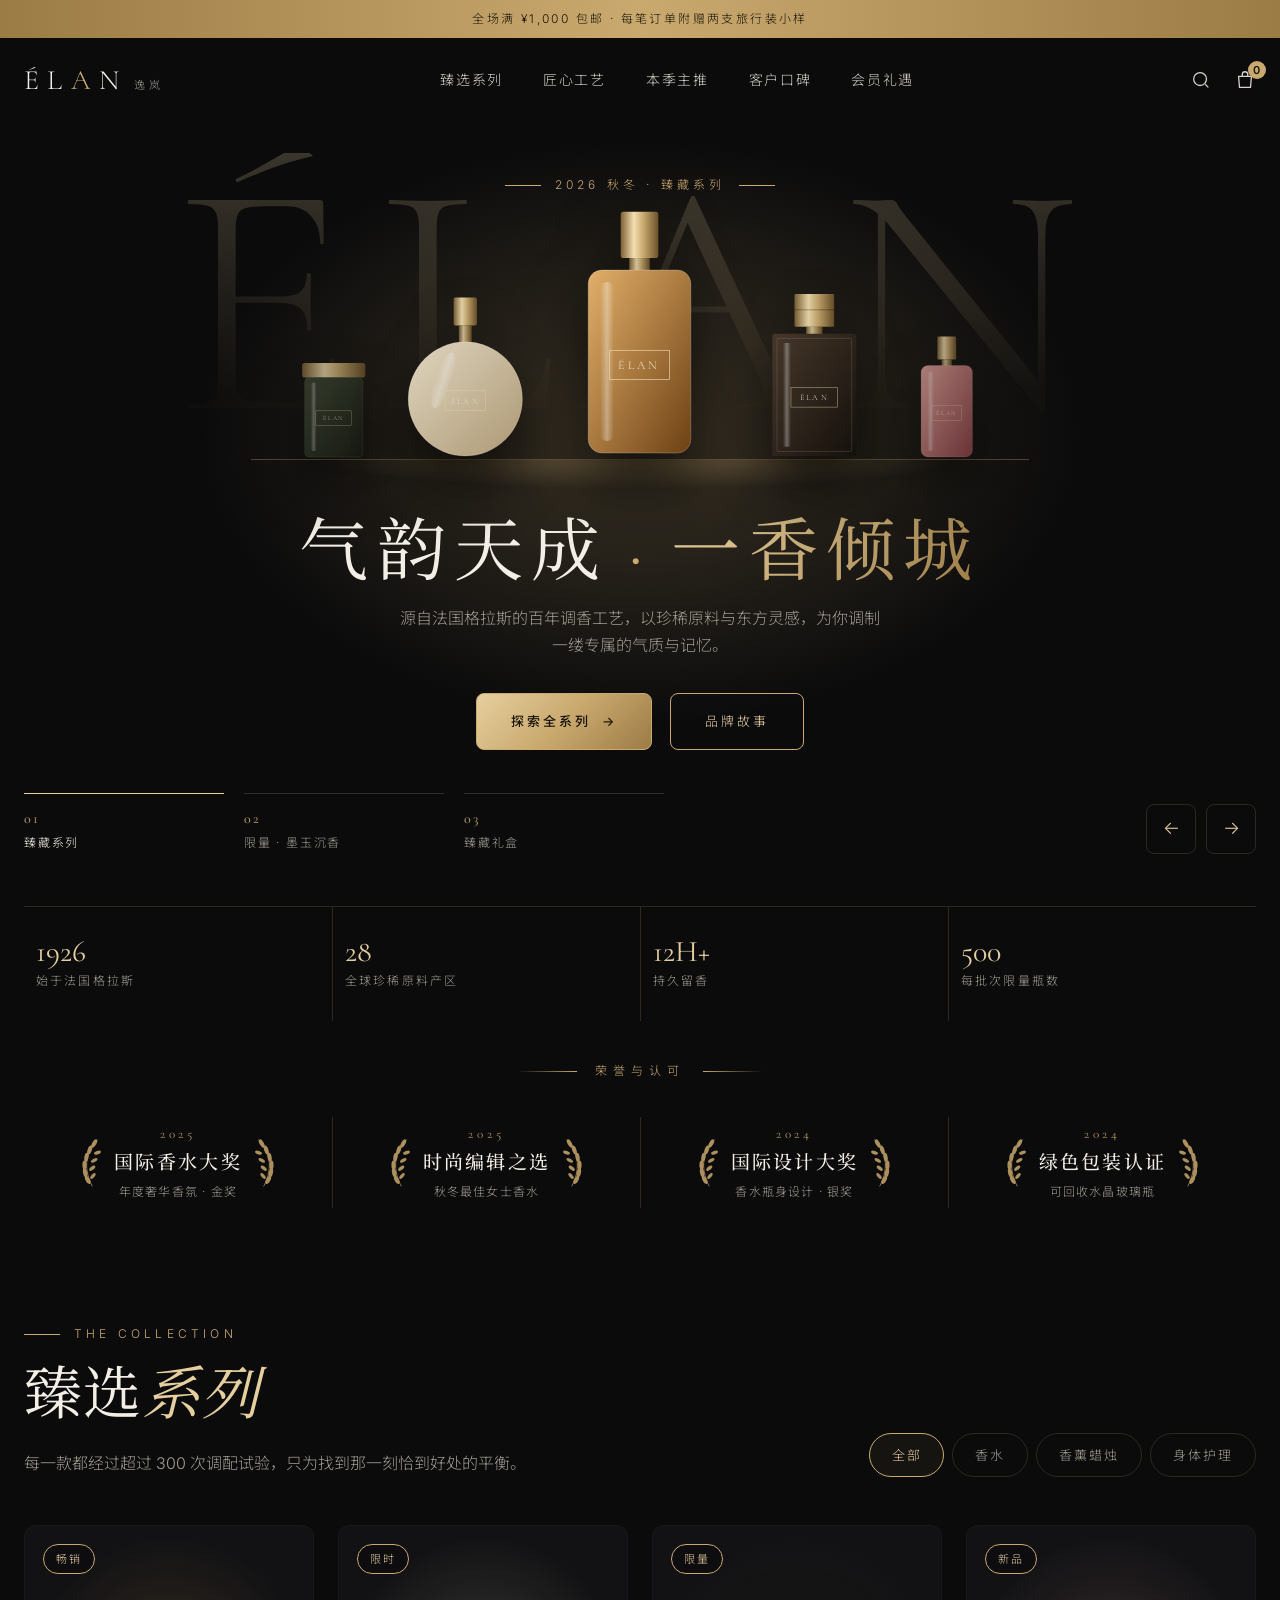
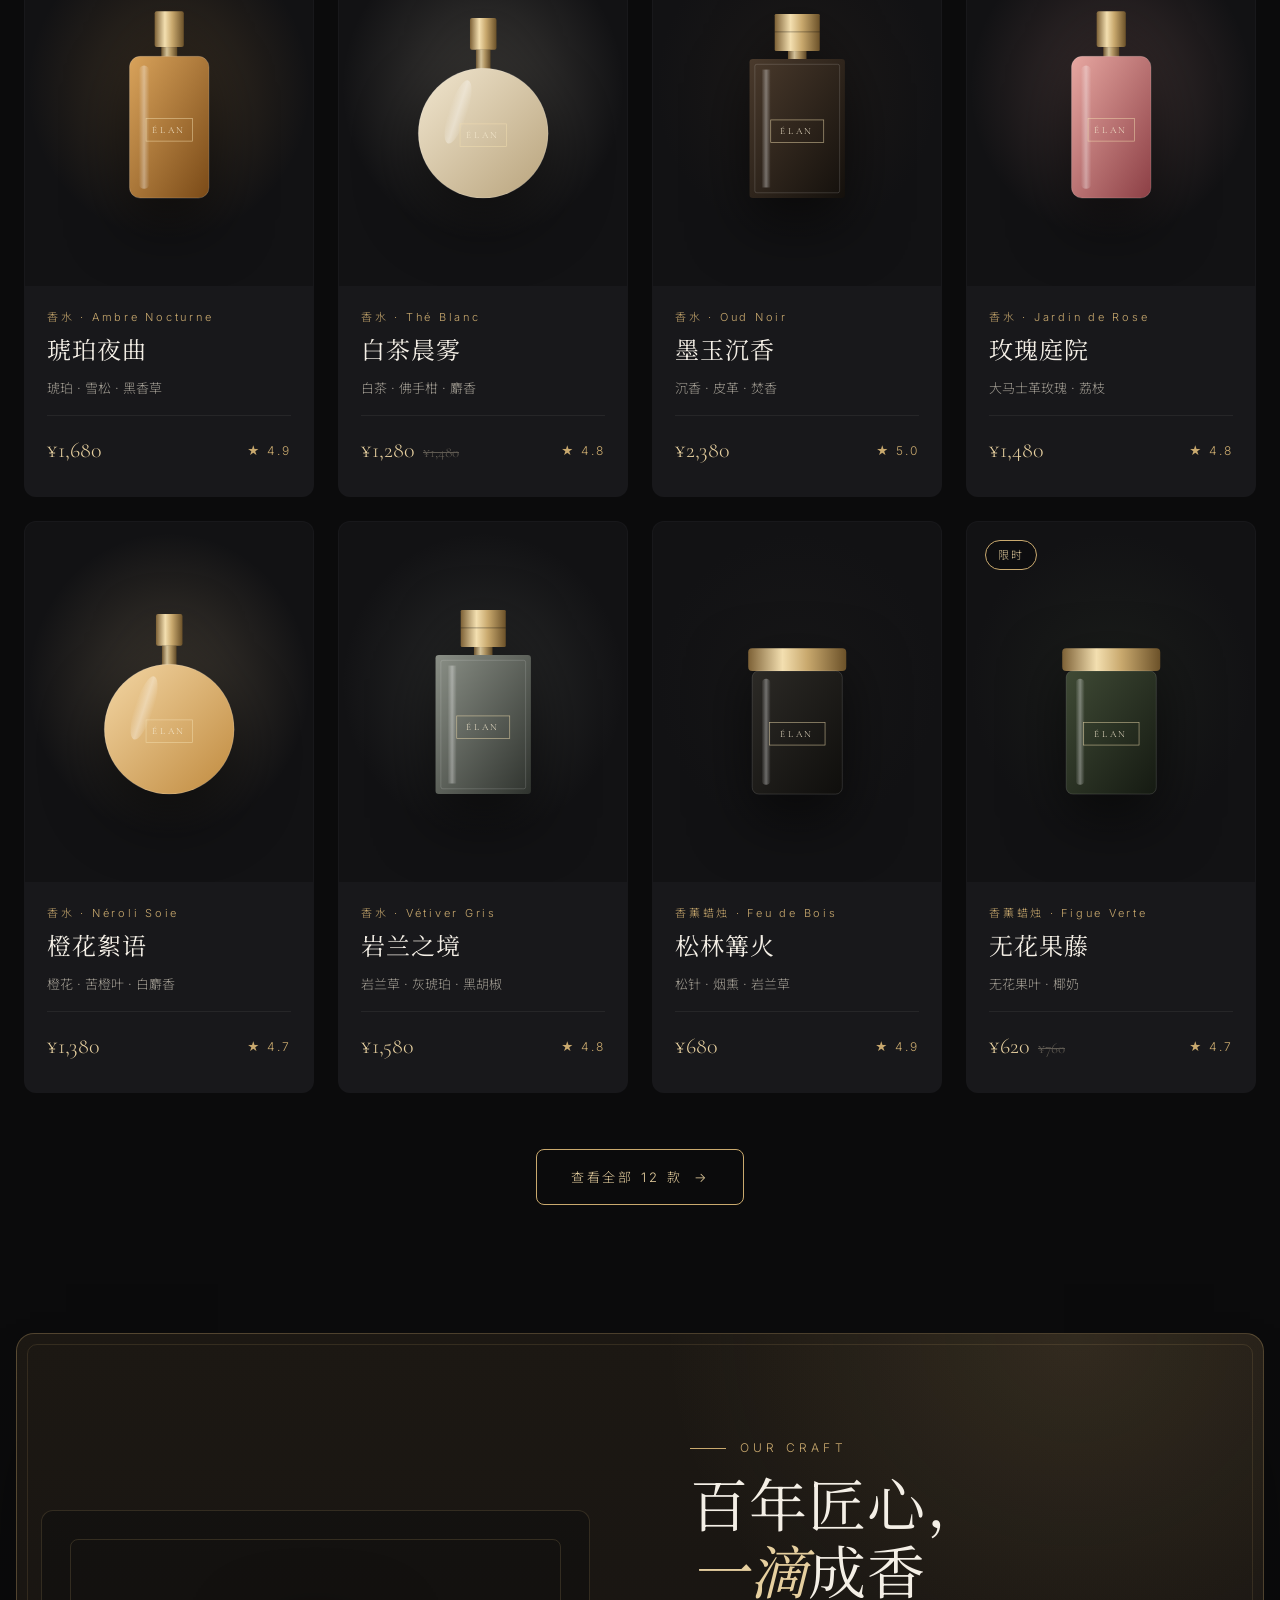
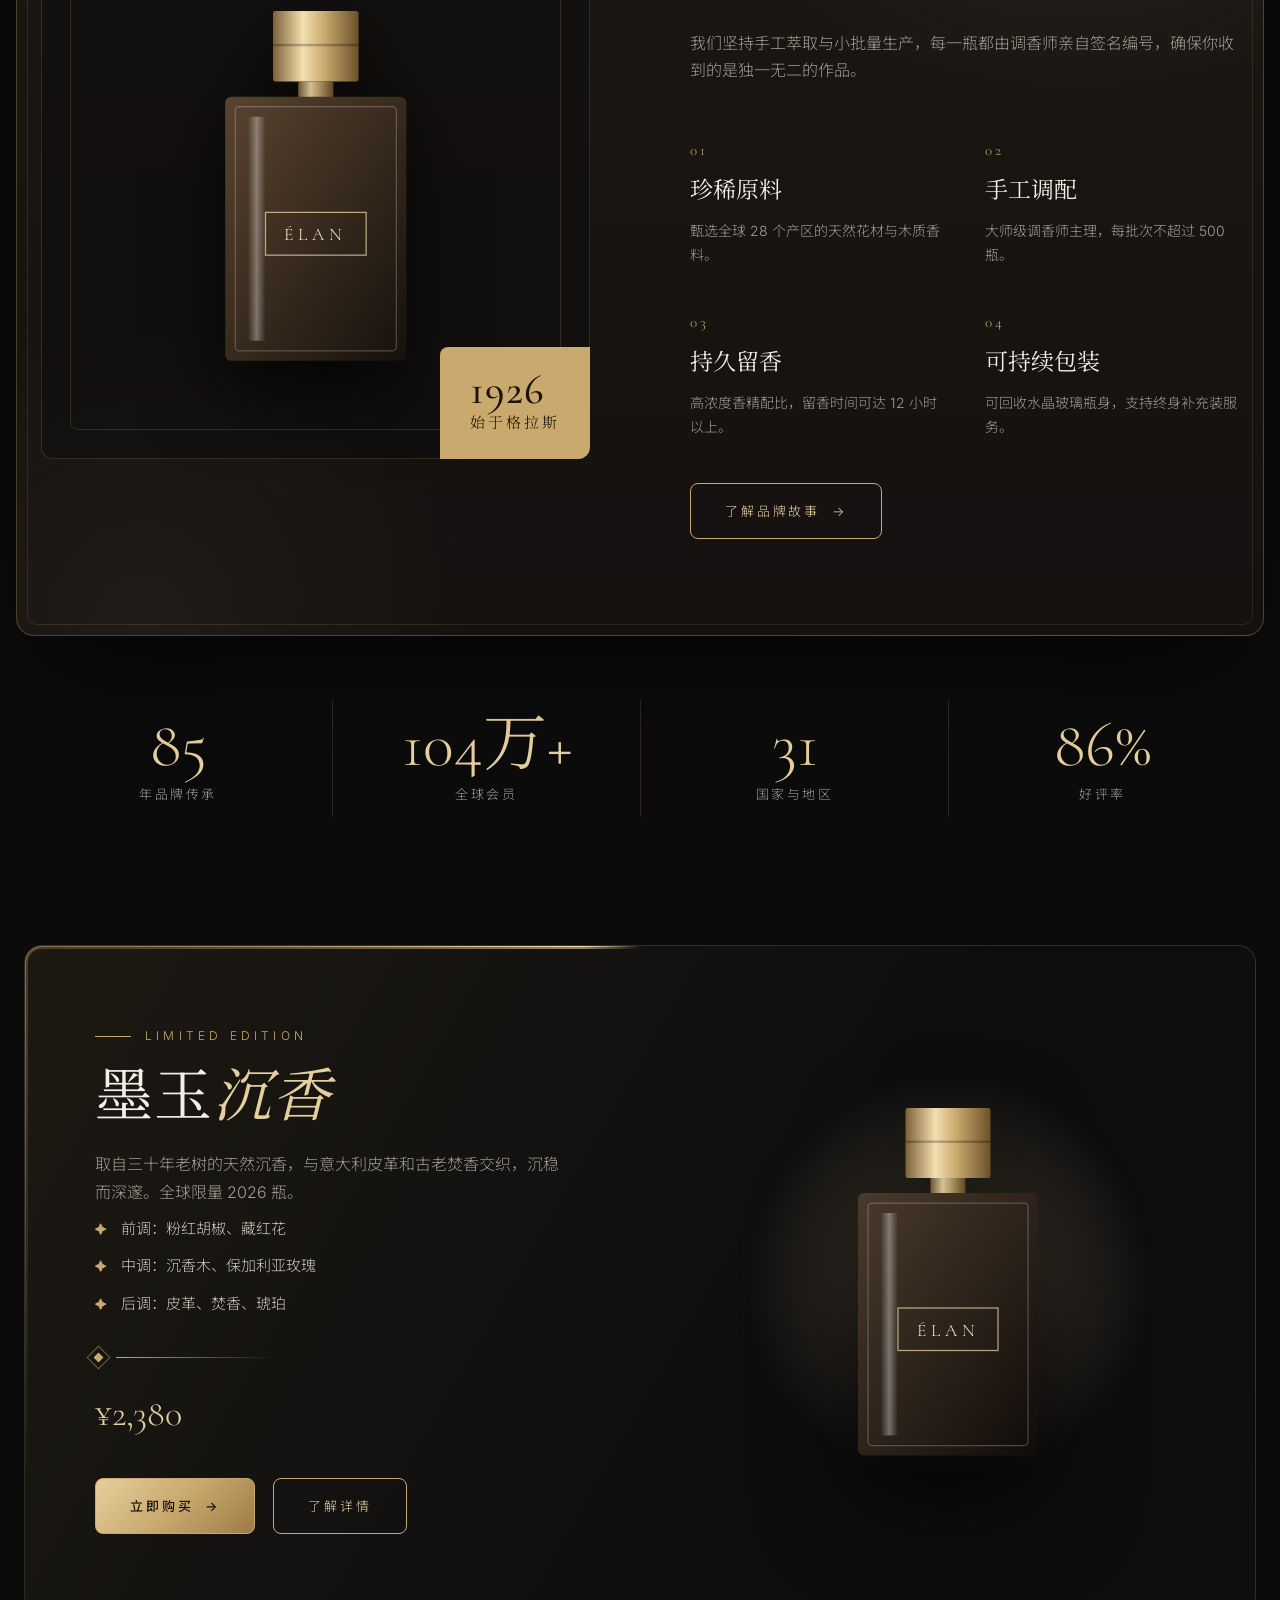
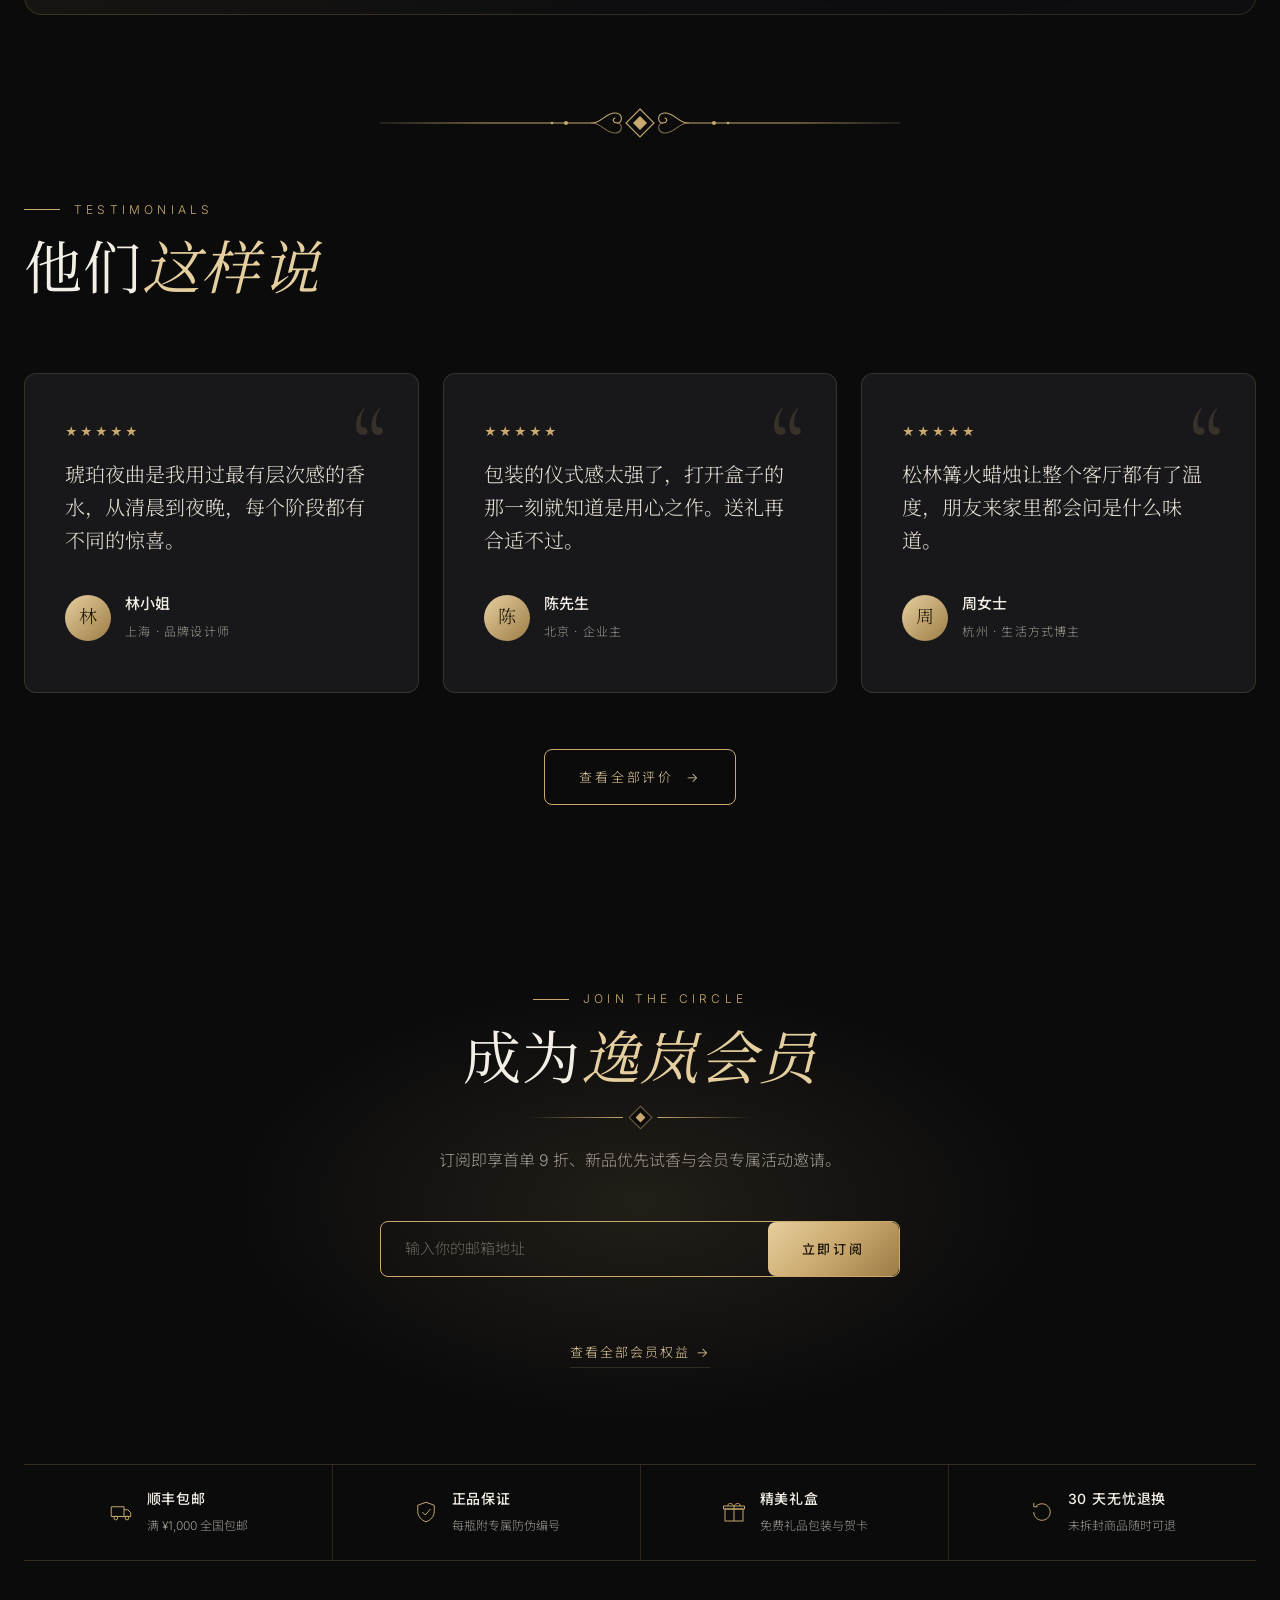
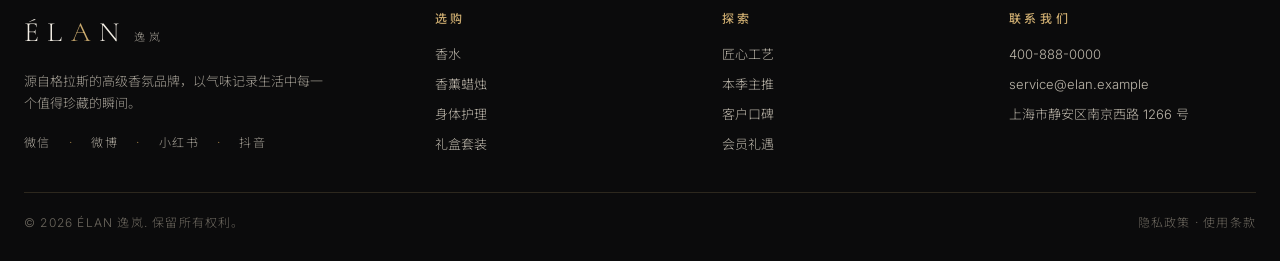
<file: index.html>
<!doctype html>
<html lang="zh-CN">
<head>
  <meta charset="utf-8" />
  <meta name="viewport" content="width=device-width, initial-scale=1" />
  <title>ÉLAN 逸岚 · 高级香氛</title>
  <meta name="description" content="ÉLAN 逸岚：源自格拉斯的高级香氛与居家香薰。" />
  <link rel="preconnect" href="https://fonts.googleapis.com" />
  <link rel="preconnect" href="https://fonts.gstatic.com" crossorigin />
  <link href="https://fonts.googleapis.com/css2?family=Cormorant+Garamond:ital,wght@0,300;0,400;0,500;1,300;1,400&family=Inter:wght@300;400;500&family=Noto+Sans+SC:wght@300;400;500&family=Noto+Serif+SC:wght@300;400;500&display=swap" rel="stylesheet" />
  <link rel="stylesheet" href="assets/styles.css" />
</head>
<body>

  <div id="site-header"></div>

  <main>
    <!-- ============ Hero ============ -->
    <section class="hero hero-slider" aria-roledescription="carousel" aria-label="本季精选">
      <!-- 轮播：每张幻灯片的 .slide-bg 可以换成真实大图或视频，
           例如 style="background-image:url(assets/hero-1.jpg)"，或在里面放 <video autoplay muted loop playsinline> -->
      <div class="slides">

        <article class="slide is-active" data-label="臻藏系列">
          <div class="slide-bg bg-collection" aria-hidden="true"><div class="hero-word">ÉLAN</div></div>
          <div class="container slide-inner center">
            <span class="eyebrow eyebrow-center">2026 秋冬 · 臻藏系列</span>
            <div class="hero-stage">
              <div class="stage-item s-far" data-bottle="jar,#3f4a35,#151a12"></div>
              <div class="stage-item s-mid" data-bottle="round,#f1e6cf,#b8a37c"></div>
              <div class="stage-item s-hero" data-bottle="tall,#e2b06a,#6e4114"></div>
              <div class="stage-item s-mid" data-bottle="square,#4a3a2c,#14100c"></div>
              <div class="stage-item s-far" data-bottle="tall,#e7a7a1,#8c3f45"></div>
              <div class="stage-floor"></div>
            </div>
            <h1>气韵天成<span class="dot">·</span><em>一香倾城</em></h1>
            <p>源自法国格拉斯的百年调香工艺，以珍稀原料与东方灵感，为你调制一缕专属的气质与记忆。</p>
            <div class="hero-cta">
              <a href="collection.html" class="btn btn-primary">探索全系列 <span class="arrow">→</span></a>
              <a href="craft.html" class="btn btn-ghost">品牌故事</a>
            </div>
          </div>
        </article>

        <article class="slide" data-label="限量 · 墨玉沉香">
          <div class="slide-bg bg-oud" aria-hidden="true"><i class="smoke s1"></i><i class="smoke s2"></i><i class="smoke s3"></i></div>
          <div class="container slide-inner split-slide">
            <div class="slide-copy">
              <span class="eyebrow">Limited Edition · 全球限量 2,026 瓶</span>
              <h2 class="slide-title">墨玉<em>沉香</em></h2>
              <p>三十年老树天然沉香，交织意大利皮革与古老焚香。每一瓶都由调香师亲笔签名编号。</p>
              <div class="slide-price">¥2,380 <small>/ 100ml</small></div>
              <div class="hero-cta">
                <a href="spotlight.html" class="btn btn-primary">立即预约 <span class="arrow">→</span></a>
                <button class="btn btn-ghost" data-add="oud">加入购物袋</button>
              </div>
            </div>
            <div class="slide-visual"><div class="slide-bottle" data-bottle="square,#4a3a2c,#100c09"></div></div>
          </div>
        </article>

        <article class="slide" data-label="臻藏礼盒">
          <div class="slide-bg bg-gift" aria-hidden="true"></div>
          <div class="container slide-inner split-slide reverse">
            <div class="slide-copy">
              <span class="eyebrow">Gift Collection · 送礼之选</span>
              <h2 class="slide-title">臻藏<em>礼盒</em></h2>
              <p>四款经典香水 15ml 随行装，配手写贺卡与丝带包装。一次收藏逸岚的四种气韵。</p>
              <div class="slide-price">¥1,880 <small><s>¥2,160</s></small></div>
              <div class="hero-cta">
                <a href="product.html?id=giftset" class="btn btn-primary">查看礼盒 <span class="arrow">→</span></a>
                <button class="btn btn-ghost" data-add="giftset">加入购物袋</button>
              </div>
            </div>
            <div class="slide-visual">
              <div class="gift-box">
                <div data-bottle="tall,#d9a35b,#7a4a17"></div>
                <div data-bottle="round,#f1e6cf,#b8a37c"></div>
                <div data-bottle="tall,#e7a7a1,#8c3f45"></div>
                <div data-bottle="square,#4a3a2c,#14100c"></div>
              </div>
            </div>
          </div>
        </article>
      </div>

      <div class="container slider-ui">
        <div class="slider-tabs" role="tablist"></div>
        <div class="slider-arrows">
          <button class="arrow-btn" data-dir="-1" aria-label="上一张">←</button>
          <button class="arrow-btn" data-dir="1" aria-label="下一张">→</button>
        </div>
      </div>

      <div class="container hero-bar rise r4">
        <div><strong>1926</strong><span>始于法国格拉斯</span></div>
        <div><strong>28</strong><span>全球珍稀原料产区</span></div>
        <div><strong>12H+</strong><span>持久留香</span></div>
        <div><strong>500</strong><span>每批次限量瓶数</span></div>
      </div>
    </section>

    <!-- ============ 滚动品牌条 ============ -->
    <div class="honors">
      <div class="container">
        <p class="honors-title">荣誉与认可</p>
        <ul class="honors-grid">
          <li><svg class="laurel"><use href="#laurel"/></svg><div><small>2025</small><strong>国际香水大奖</strong><span>年度奢华香氛 · 金奖</span></div><svg class="laurel flip"><use href="#laurel"/></svg></li>
          <li><svg class="laurel"><use href="#laurel"/></svg><div><small>2025</small><strong>时尚编辑之选</strong><span>秋冬最佳女士香水</span></div><svg class="laurel flip"><use href="#laurel"/></svg></li>
          <li><svg class="laurel"><use href="#laurel"/></svg><div><small>2024</small><strong>国际设计大奖</strong><span>香水瓶身设计 · 银奖</span></div><svg class="laurel flip"><use href="#laurel"/></svg></li>
          <li><svg class="laurel"><use href="#laurel"/></svg><div><small>2024</small><strong>绿色包装认证</strong><span>可回收水晶玻璃瓶</span></div><svg class="laurel flip"><use href="#laurel"/></svg></li>
        </ul>
      </div>
    </div>

    <!-- ============ 产品 ============ -->
    <section id="collection">
      <div class="container">
        <div class="section-head">
          <div>
            <span class="eyebrow reveal">The Collection</span>
            <h2 class="section-title reveal d1">臻选<em>系列</em></h2>
            <p class="section-lead reveal d2">每一款都经过超过 300 次调配试验，只为找到那一刻恰到好处的平衡。</p>
          </div>
          <div class="filters reveal d2">
            <button class="filter active" data-filter="all">全部</button>
            <button class="filter" data-filter="fragrance">香水</button>
            <button class="filter" data-filter="home">香薰蜡烛</button>
            <button class="filter" data-filter="care">身体护理</button>
          </div>
        </div>
        <div class="products" id="productGrid"></div>
        <div class="more-link"><a href="collection.html" class="btn btn-ghost">查看全部 12 款 <span class="arrow">→</span></a></div>
      </div>
    </section>

    <!-- ============ 工艺 ============ -->
    <section class="craft light" id="craft">
      <div class="container craft-grid">
        <div class="craft-visual reveal">
          <div data-bottle="square,#5a4430,#16110c"></div>
          <div class="year"><b>1926</b>始于格拉斯</div>
        </div>
        <div>
          <span class="eyebrow reveal">Our Craft</span>
          <h2 class="section-title reveal d1">百年匠心，<br/><em>一滴</em>成香</h2>
          <p class="section-lead reveal d2">我们坚持手工萃取与小批量生产，每一瓶都由调香师亲自签名编号，确保你收到的是独一无二的作品。</p>
          <div class="features">
            <div class="feature reveal"><div class="num">01</div><h4>珍稀原料</h4><p>甄选全球 28 个产区的天然花材与木质香料。</p></div>
            <div class="feature reveal d1"><div class="num">02</div><h4>手工调配</h4><p>大师级调香师主理，每批次不超过 500 瓶。</p></div>
            <div class="feature reveal d2"><div class="num">03</div><h4>持久留香</h4><p>高浓度香精配比，留香时间可达 12 小时以上。</p></div>
            <div class="feature reveal d3"><div class="num">04</div><h4>可持续包装</h4><p>可回收水晶玻璃瓶身，支持终身补充装服务。</p></div>
          </div>
          <a href="craft.html" class="btn btn-ghost" style="margin-top:44px">了解品牌故事 <span class="arrow">→</span></a>
        </div>
      </div>
    </section>

    <!-- ============ 数据 ============ -->
    <div class="stats">
      <div class="container stats-grid">
        <div class="stat"><strong data-count="98">98</strong><span>年品牌传承</span></div>
        <div class="stat"><strong data-count="120" data-suffix="万+">120万+</strong><span>全球会员</span></div>
        <div class="stat"><strong data-count="36">36</strong><span>国家与地区</span></div>
        <div class="stat"><strong data-count="99" data-suffix="%">99%</strong><span>好评率</span></div>
      </div>
    </div>

    <!-- ============ 主推 ============ -->
    <section id="spotlight">
      <div class="container">
        <div class="spotlight-card reveal"><span class="orbit-glow" aria-hidden="true"></span>
          <div class="spotlight-copy">
            <span class="eyebrow">Limited Edition</span>
            <h2 class="section-title">墨玉<em>沉香</em></h2>
            <p class="section-lead">取自三十年老树的天然沉香，与意大利皮革和古老焚香交织，沉稳而深邃。全球限量 2026 瓶。</p>
            <ul class="spotlight-list">
              <li>前调：粉红胡椒、藏红花</li>
              <li>中调：沉香木、保加利亚玫瑰</li>
              <li>后调：皮革、焚香、琥珀</li>
            </ul>
            <div class="divider-gem left" aria-hidden="true"><span></span></div>
            <div class="price">¥2,380</div>
            <div class="hero-cta">
              <button class="btn btn-primary" data-add="oud">立即购买 <span class="arrow">→</span></button>
              <a href="spotlight.html" class="btn btn-ghost">了解详情</a>
            </div>
          </div>
          <div class="spotlight-visual" data-bottle="square,#4a3a2c,#100c09"></div>
        </div>
      </div>
    </section>

    <!-- ============ 评价 ============ -->
    <section id="reviews" style="padding-top: 0">
      <div class="container">
        <div class="divider-ornate reveal" aria-hidden="true"><svg><use href="#flourish"/></svg></div>
        <div class="section-head">
          <div>
            <span class="eyebrow reveal">Testimonials</span>
            <h2 class="section-title reveal d1">他们<em>这样说</em></h2>
          </div>
        </div>
        <div class="testimonials-grid">
          <blockquote class="quote reveal">
            <div class="stars">★★★★★</div>
            <p>琥珀夜曲是我用过最有层次感的香水，从清晨到夜晚，每个阶段都有不同的惊喜。</p>
            <footer><div class="avatar">林</div><div><strong>林小姐</strong><span>上海 · 品牌设计师</span></div></footer>
          </blockquote>
          <blockquote class="quote reveal d1">
            <div class="stars">★★★★★</div>
            <p>包装的仪式感太强了，打开盒子的那一刻就知道是用心之作。送礼再合适不过。</p>
            <footer><div class="avatar">陈</div><div><strong>陈先生</strong><span>北京 · 企业主</span></div></footer>
          </blockquote>
          <blockquote class="quote reveal d2">
            <div class="stars">★★★★★</div>
            <p>松林篝火蜡烛让整个客厅都有了温度，朋友来家里都会问是什么味道。</p>
            <footer><div class="avatar">周</div><div><strong>周女士</strong><span>杭州 · 生活方式博主</span></div></footer>
          </blockquote>
        </div>
        <div class="more-link"><a href="reviews.html" class="btn btn-ghost">查看全部评价 <span class="arrow">→</span></a></div>
      </div>
    </section>

    <!-- ============ CTA ============ -->
    <section class="cta" id="contact">
      <div class="container">
        <span class="eyebrow reveal">Join The Circle</span>
        <h2 class="section-title reveal d1">成为<em>逸岚会员</em></h2>
        <div class="divider-gem reveal d1" aria-hidden="true"><span></span></div>
        <p class="section-lead reveal d2">订阅即享首单 9 折、新品优先试香与会员专属活动邀请。</p>
        <form class="subscribe reveal d3">
          <input type="email" required placeholder="输入你的邮箱地址" aria-label="邮箱地址" />
          <button class="btn btn-primary" type="submit">立即订阅</button>
        </form>
        <div class="form-note" aria-live="polite"></div>
        <a href="membership.html" class="text-link">查看全部会员权益 →</a>
      </div>
    </section>

  </main>

  <div id="site-footer"></div>

  <script src="assets/core.js"></script>
  <script src="assets/home.js"></script>
</body>
</html>
</file>
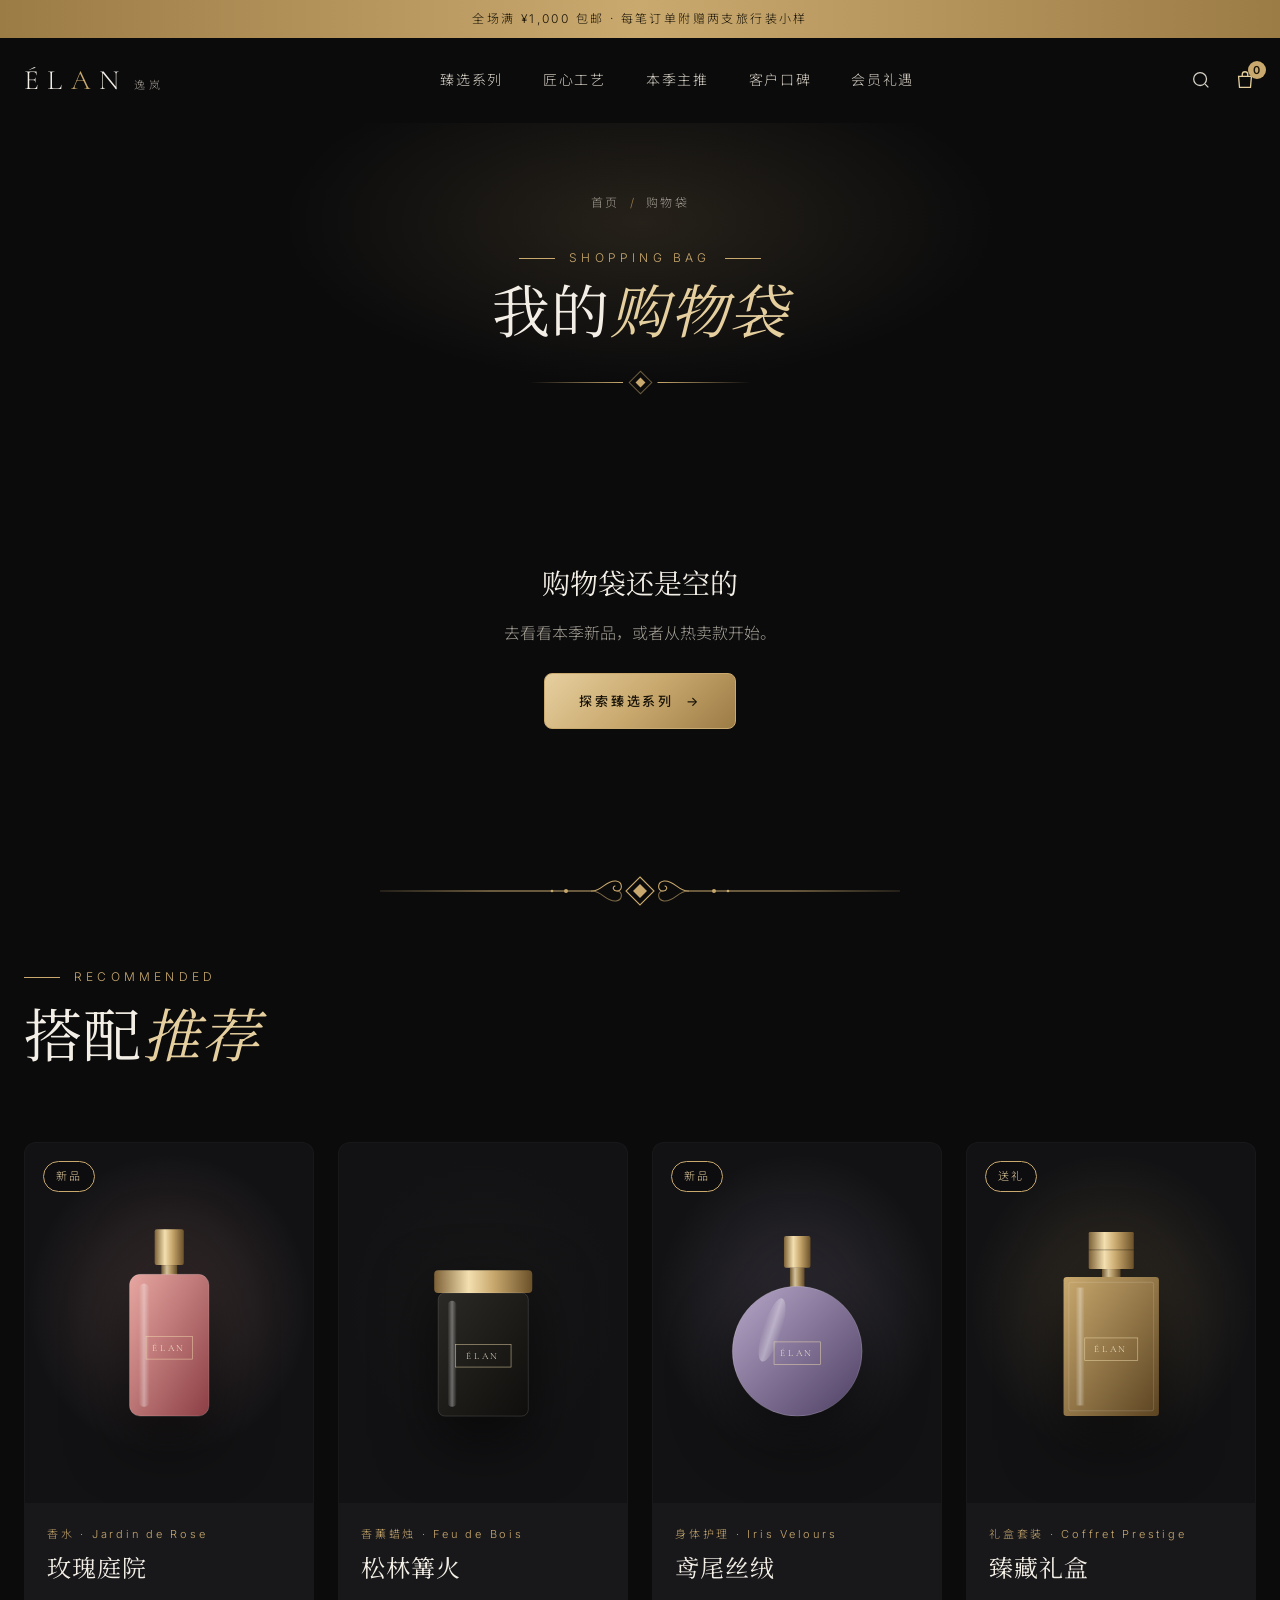
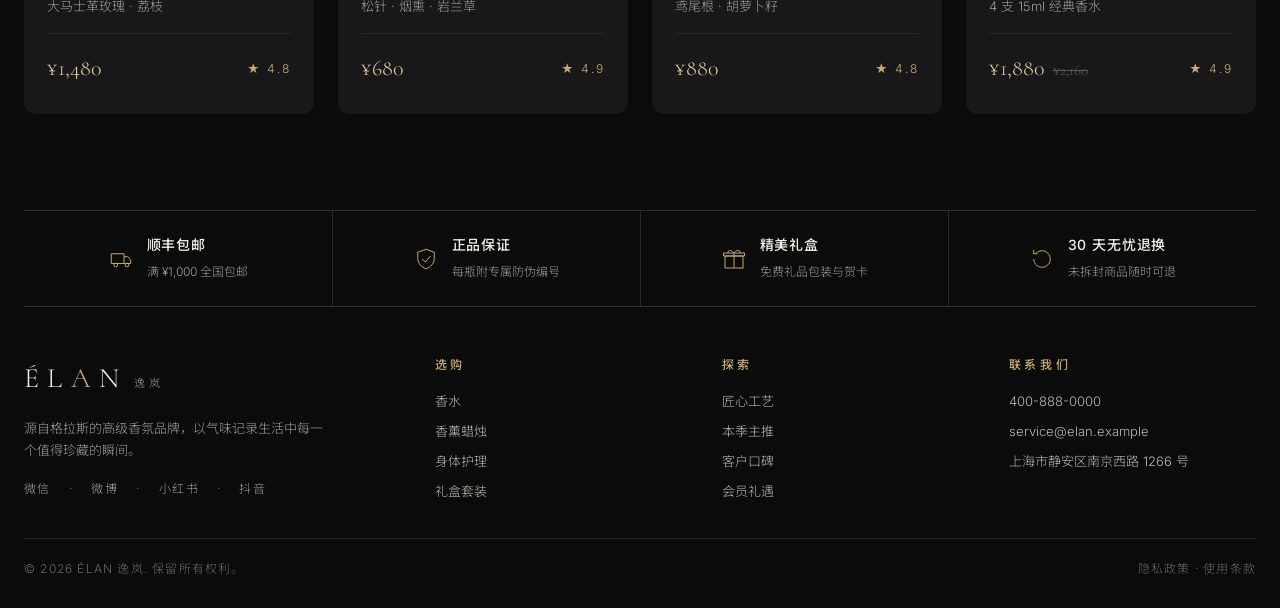
<file: cart.html>
<!doctype html>
<html lang="zh-CN">
<head>
  <meta charset="utf-8" />
  <meta name="viewport" content="width=device-width, initial-scale=1" />
  <title>购物袋 · ÉLAN 逸岚</title>
  <link rel="preconnect" href="https://fonts.googleapis.com" />
  <link rel="preconnect" href="https://fonts.gstatic.com" crossorigin />
  <link href="https://fonts.googleapis.com/css2?family=Cormorant+Garamond:ital,wght@0,300;0,400;0,500;1,300;1,400&family=Inter:wght@300;400;500&family=Noto+Sans+SC:wght@300;400;500&family=Noto+Serif+SC:wght@300;400;500&display=swap" rel="stylesheet" />
  <link rel="stylesheet" href="assets/styles.css" />
</head>
<body>
  <div id="site-header"></div>

  <main>
    <section class="page-hero">
      <div class="container">
        <nav class="breadcrumb" aria-label="面包屑"><a href="index.html">首页</a><span>/</span>购物袋</nav>
        <span class="eyebrow eyebrow-center">Shopping Bag</span>
        <h1 class="section-title">我的<em>购物袋</em></h1>
        
        <div class="divider-gem" aria-hidden="true"><span></span></div>
      </div>
    </section>
    <section class="tight">
      <div class="container" id="cartRoot"></div>
    </section>
    <section style="padding-top:0">
      <div class="container">
        <div class="divider-ornate" aria-hidden="true"><svg><use href="#flourish"/></svg></div>
        <div class="section-head" style="margin-bottom:50px"><div><span class="eyebrow">Recommended</span><h2 class="section-title">搭配<em>推荐</em></h2></div></div>
        <div class="products" id="recs"></div>
      </div>
    </section>
  </main>

  <div id="site-footer"></div>

  <script src="assets/core.js"></script>
  <script>
    const FREE = 1000, SHIP = 30;
    const COUPONS = { ELAN10: { label: "会员 9 折", rate: 0.1 }, WELCOME: { label: "新客立减 ¥100", off: 100 } };
    let coupon = null, wrap = true, done = null;
    const root = document.getElementById("cartRoot");

    function render() {
      if (done) {
        root.innerHTML = `<div class="order-done"><span class="eyebrow eyebrow-center">Order Placed</span><h2>感谢你的订购</h2><p>我们已收到你的订单，调香师签名编号将随包裹一同寄出。</p><div class="no">订单号 ${done}</div><a href="collection.html" class="btn btn-primary">继续选购 <span class="arrow">→</span></a></div>`;
        return;
      }
      const items = Cart.read().map((x) => ({ ...x, p: findProduct(x.id) })).filter((x) => x.p);
      if (!items.length) {
        root.innerHTML = `<div class="empty"><h3>购物袋还是空的</h3><p>去看看本季新品，或者从热卖款开始。</p><a href="collection.html" class="btn btn-primary">探索臻选系列 <span class="arrow">→</span></a></div>`;
        return;
      }
      const subtotal = items.reduce((s, x) => s + x.p.price * x.qty, 0);
      const discount = coupon ? Math.round(coupon.rate ? subtotal * coupon.rate : coupon.off) : 0;
      const after = subtotal - discount;
      const ship = after >= FREE ? 0 : SHIP;
      const left = Math.max(0, FREE - after);
      root.innerHTML = `
        <div class="cart-layout">
          <div>
            <div class="free-ship">${left ? `再选购 <b>${fmt(left)}</b> 即可享受顺丰包邮` : "已满 ¥1,000，<b>本单顺丰包邮</b>"}
              <div class="stock-bar"><i style="width:${Math.min(100, (after / FREE) * 100)}%"></i></div></div>
            ${items.map(({ p, qty }) => `
              <div class="cart-item">
                <a class="cart-thumb" href="product.html?id=${p.id}" style="--glow:${p.c1}33">${bottle(p.shape, p.c1, p.c2)}</a>
                <div>
                  <h3><a href="product.html?id=${p.id}">${p.name}</a></h3>
                  <div class="sub">${p.catLabel} · ${p.size} · ${fmt(p.price)}</div>
                  <div class="controls">
                    <div class="qty"><button data-dec="${p.id}" aria-label="减少">−</button><span>${qty}</span><button data-inc="${p.id}" aria-label="增加">+</button></div>
                    <button class="link-btn" data-remove="${p.id}">移除</button>
                  </div>
                </div>
                <div class="line-total">${fmt(p.price * qty)}</div>
              </div>`).join("")}
          </div>
          <aside class="summary">
            <h2>订单摘要</h2>
            <div class="sum-row"><span>商品小计（${Cart.count()} 件）</span><span>${fmt(subtotal)}</span></div>
            ${discount ? `<div class="sum-row"><span>优惠（${coupon.label}）</span><span>−${fmt(discount)}</span></div>` : ""}
            <div class="sum-row"><span>运费</span><span>${ship ? fmt(ship) : "免运费"}</span></div>
            <div class="sum-row total"><span>应付总额</span><b>${fmt(after + ship)}</b></div>
            <form class="coupon" id="couponForm"><input id="couponInput" placeholder="优惠码，试试 ELAN10" aria-label="优惠码" value="${coupon ? coupon.code : ""}" /><button>使用</button></form>
            <div class="coupon-note" id="couponNote">${coupon ? `已使用「${coupon.label}」` : ""}</div>
            <label class="check"><input type="checkbox" id="wrap" ${wrap ? "checked" : ""} /> 免费礼盒包装与手写贺卡</label>
            <button class="btn btn-primary" id="checkout">去结算 <span class="arrow">→</span></button>
            <ul class="assure"><li>支持微信支付、支付宝与银联</li><li>每瓶附调香师签名编号</li><li>未拆封商品 30 天无忧退换</li></ul>
          </aside>
        </div>`;
    }

    root.addEventListener("click", (e) => {
      const t = e.target.closest("button"); if (!t) return;
      const item = (id) => Cart.read().find((x) => x.id === id);
      if (t.dataset.inc) Cart.set(t.dataset.inc, Math.min(9, item(t.dataset.inc).qty + 1));
      if (t.dataset.dec) Cart.set(t.dataset.dec, item(t.dataset.dec).qty - 1);
      if (t.dataset.remove) { Cart.remove(t.dataset.remove); showToast("已从购物袋移除"); }
      if (t.id === "checkout") { done = "EL" + Date.now().toString().slice(-8); Cart.write([]); window.scrollTo({ top: 0, behavior: "smooth" }); render(); }
    });
    root.addEventListener("submit", (e) => {
      if (e.target.id !== "couponForm") return;
      e.preventDefault();
      const code = document.getElementById("couponInput").value.trim().toUpperCase();
      if (COUPONS[code]) { coupon = { ...COUPONS[code], code }; render(); showToast("优惠码已使用"); }
      else document.getElementById("couponNote").textContent = code ? "这个优惠码无效，请检查后重试" : "请输入优惠码";
    });
    root.addEventListener("change", (e) => { if (e.target.id === "wrap") wrap = e.target.checked; });
    document.addEventListener("cart:change", render);
    render();
    document.getElementById("recs").innerHTML = PRODUCTS.filter((p) => ["giftset", "bois", "rose", "iris"].includes(p.id)).map(productCard).join("");
  </script>
</body>
</html>
</file>
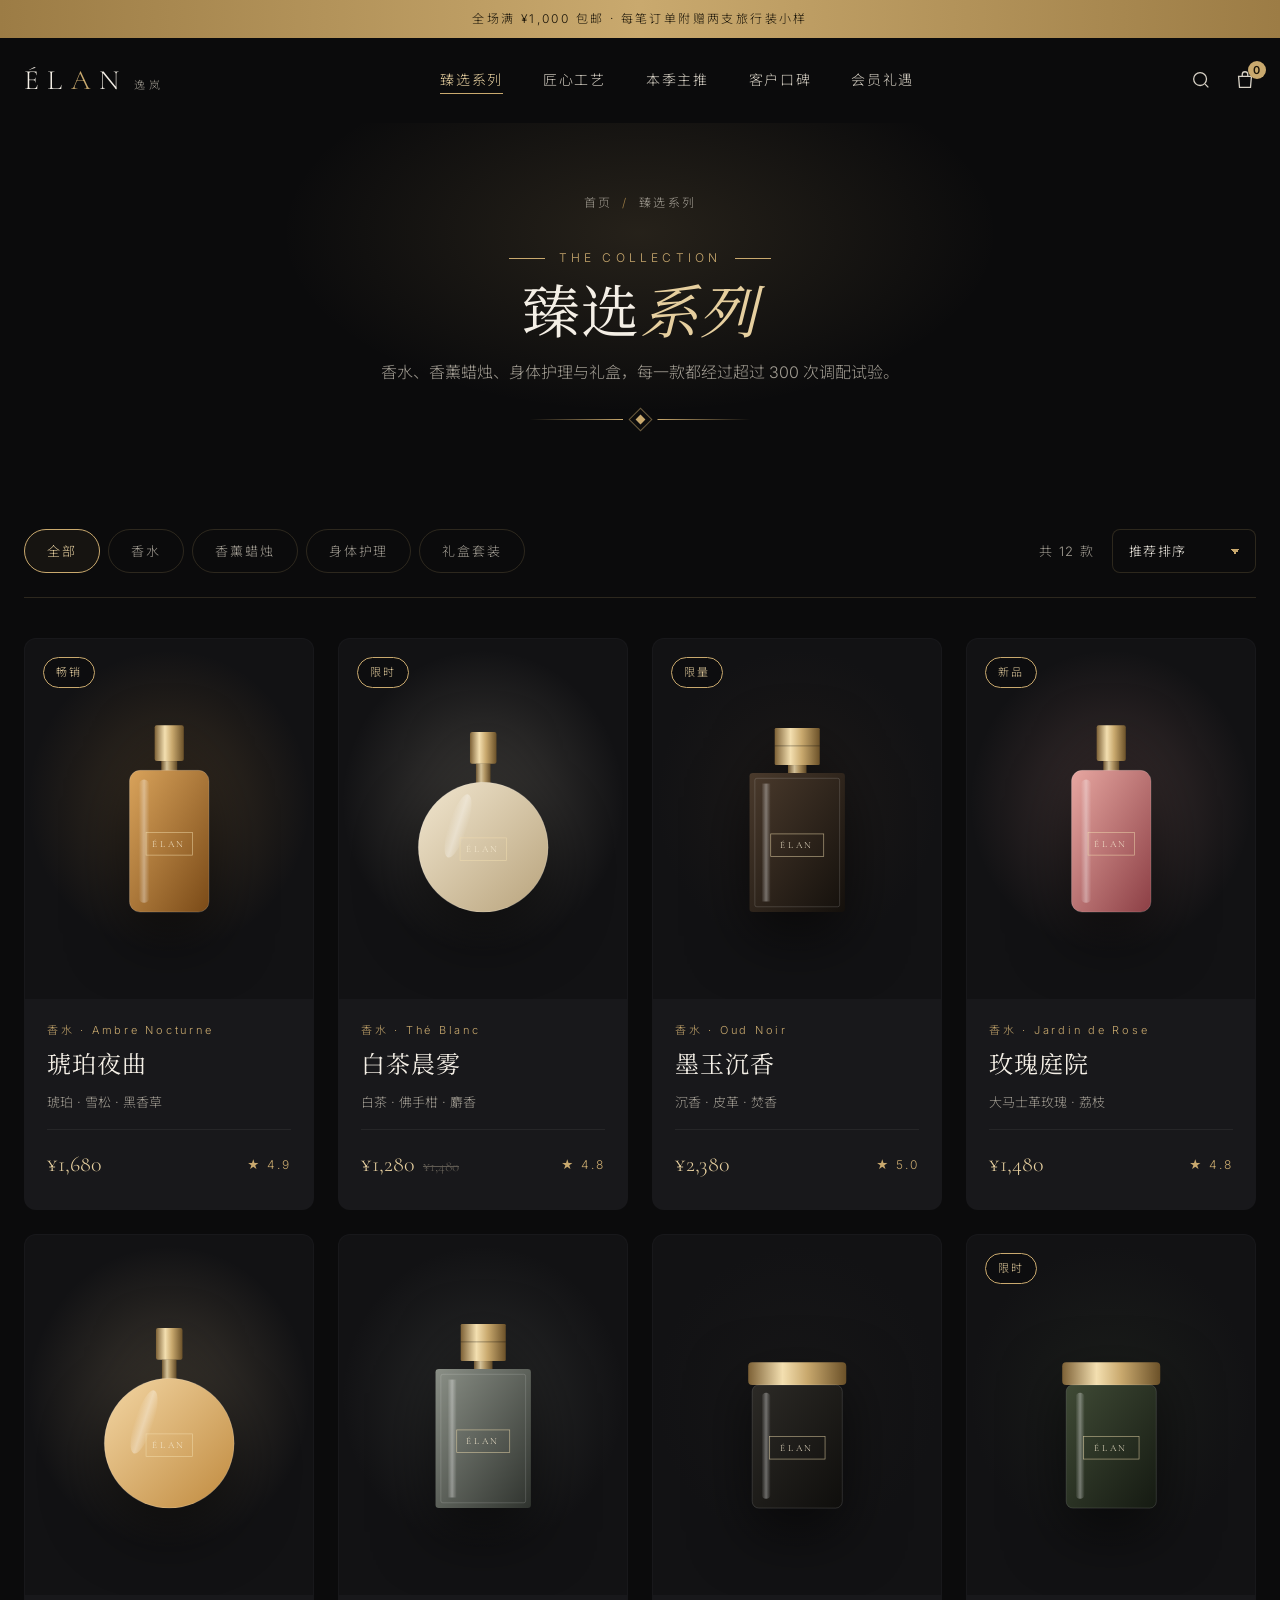
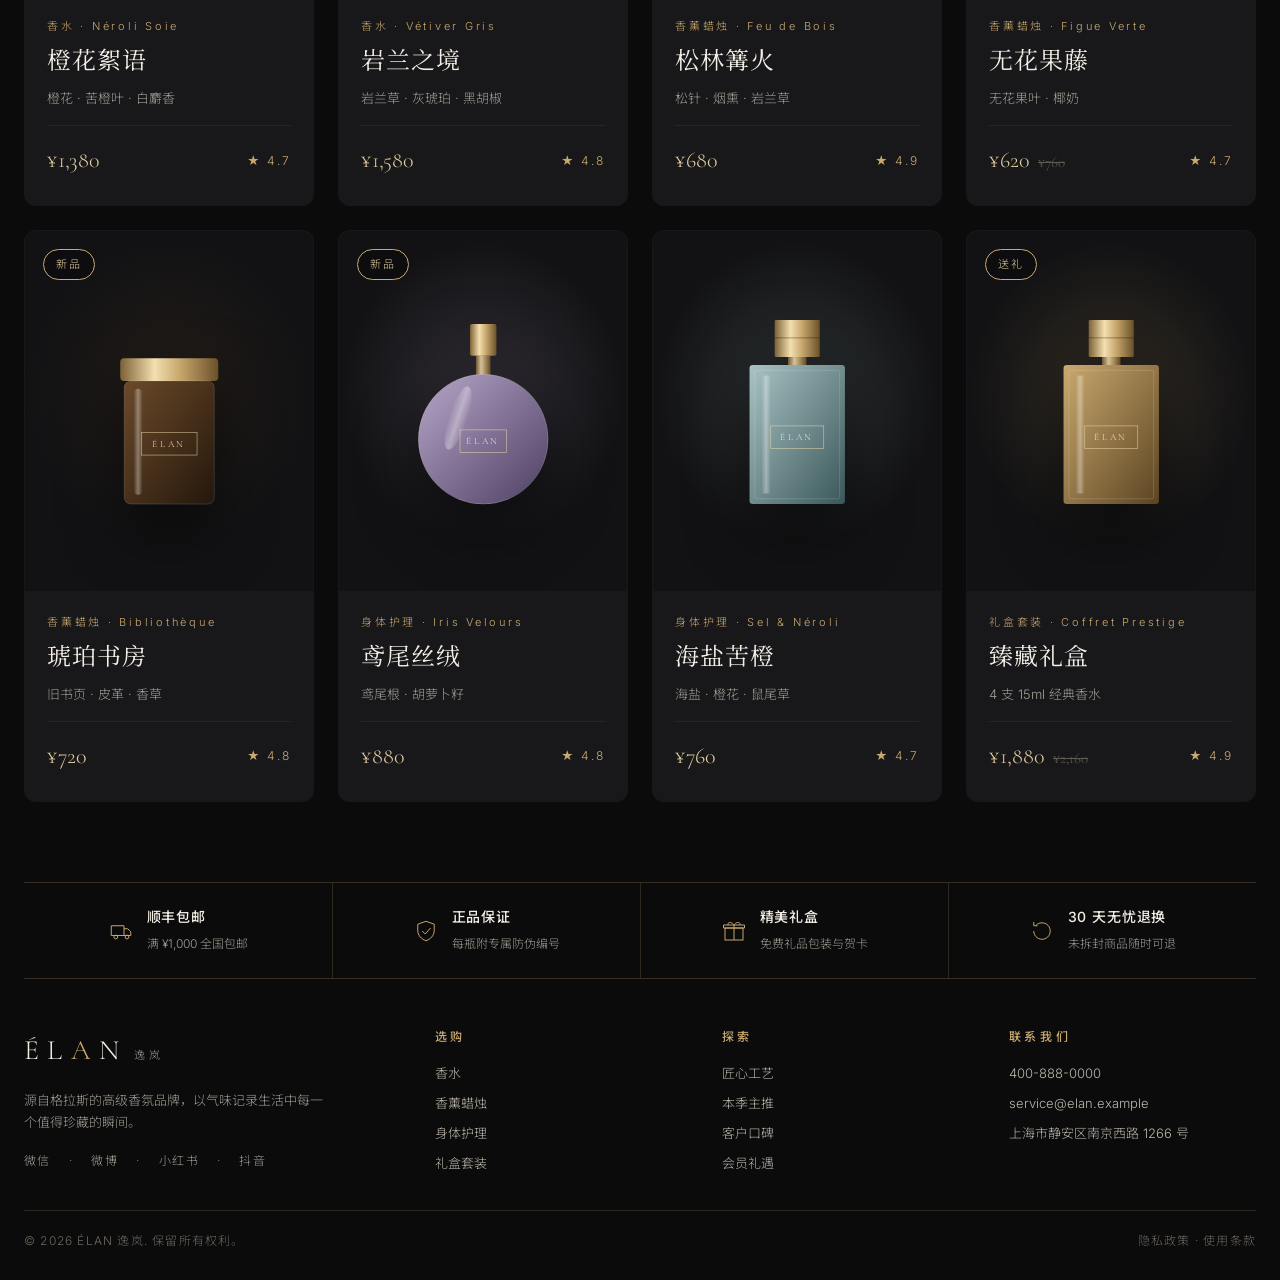
<file: collection.html>
<!doctype html>
<html lang="zh-CN">
<head>
  <meta charset="utf-8" />
  <meta name="viewport" content="width=device-width, initial-scale=1" />
  <title>臻选系列 · ÉLAN 逸岚</title>
  <link rel="preconnect" href="https://fonts.googleapis.com" />
  <link rel="preconnect" href="https://fonts.gstatic.com" crossorigin />
  <link href="https://fonts.googleapis.com/css2?family=Cormorant+Garamond:ital,wght@0,300;0,400;0,500;1,300;1,400&family=Inter:wght@300;400;500&family=Noto+Sans+SC:wght@300;400;500&family=Noto+Serif+SC:wght@300;400;500&display=swap" rel="stylesheet" />
  <link rel="stylesheet" href="assets/styles.css" />
</head>
<body>
  <div id="site-header"></div>

  <main>
    <section class="page-hero">
      <div class="container">
        <nav class="breadcrumb" aria-label="面包屑"><a href="index.html">首页</a><span>/</span>臻选系列</nav>
        <span class="eyebrow eyebrow-center">The Collection</span>
        <h1 class="section-title">臻选<em>系列</em></h1>
        <p class="section-lead">香水、香薰蜡烛、身体护理与礼盒，每一款都经过超过 300 次调配试验。</p>
        <div class="divider-gem" aria-hidden="true"><span></span></div>
      </div>
    </section>
    <section class="tight">
      <div class="container">
        <div class="toolbar">
          <div class="filters" id="catFilters">
            <button class="filter active" data-filter="all">全部</button>
            <button class="filter" data-filter="fragrance">香水</button>
            <button class="filter" data-filter="home">香薰蜡烛</button>
            <button class="filter" data-filter="care">身体护理</button>
            <button class="filter" data-filter="gift">礼盒套装</button>
          </div>
          <div style="display:flex;gap:18px;align-items:center;flex-wrap:wrap">
            <span class="count" id="count"></span>
            <select class="select" id="sort" aria-label="排序">
              <option value="default">推荐排序</option>
              <option value="price-asc">价格从低到高</option>
              <option value="price-desc">价格从高到低</option>
              <option value="rating">评分最高</option>
            </select>
          </div>
        </div>
        <div class="products" id="grid"></div>
      </div>
    </section>
  </main>

  <div id="site-footer"></div>

  <script src="assets/core.js"></script>
  <script>
    let cat = CATS[qs("cat")] ? qs("cat") : "all", sort = "default";
    const grid = document.getElementById("grid");
    function render() {
      let list = PRODUCTS.filter((p) => cat === "all" || p.cat === cat);
      if (sort === "price-asc") list = [...list].sort((a, b) => a.price - b.price);
      if (sort === "price-desc") list = [...list].sort((a, b) => b.price - a.price);
      if (sort === "rating") list = [...list].sort((a, b) => b.rating - a.rating);
      grid.innerHTML = list.map(productCard).join("");
      document.getElementById("count").textContent = `共 ${list.length} 款`;
      document.querySelectorAll("#catFilters .filter").forEach((b) => b.classList.toggle("active", b.dataset.filter === cat));
      observeReveal(grid);
    }
    document.getElementById("catFilters").addEventListener("click", (e) => {
      const b = e.target.closest(".filter"); if (!b) return;
      cat = b.dataset.filter; render();
    });
    document.getElementById("sort").addEventListener("change", (e) => { sort = e.target.value; render(); });
    render();
  </script>
</body>
</html>
</file>
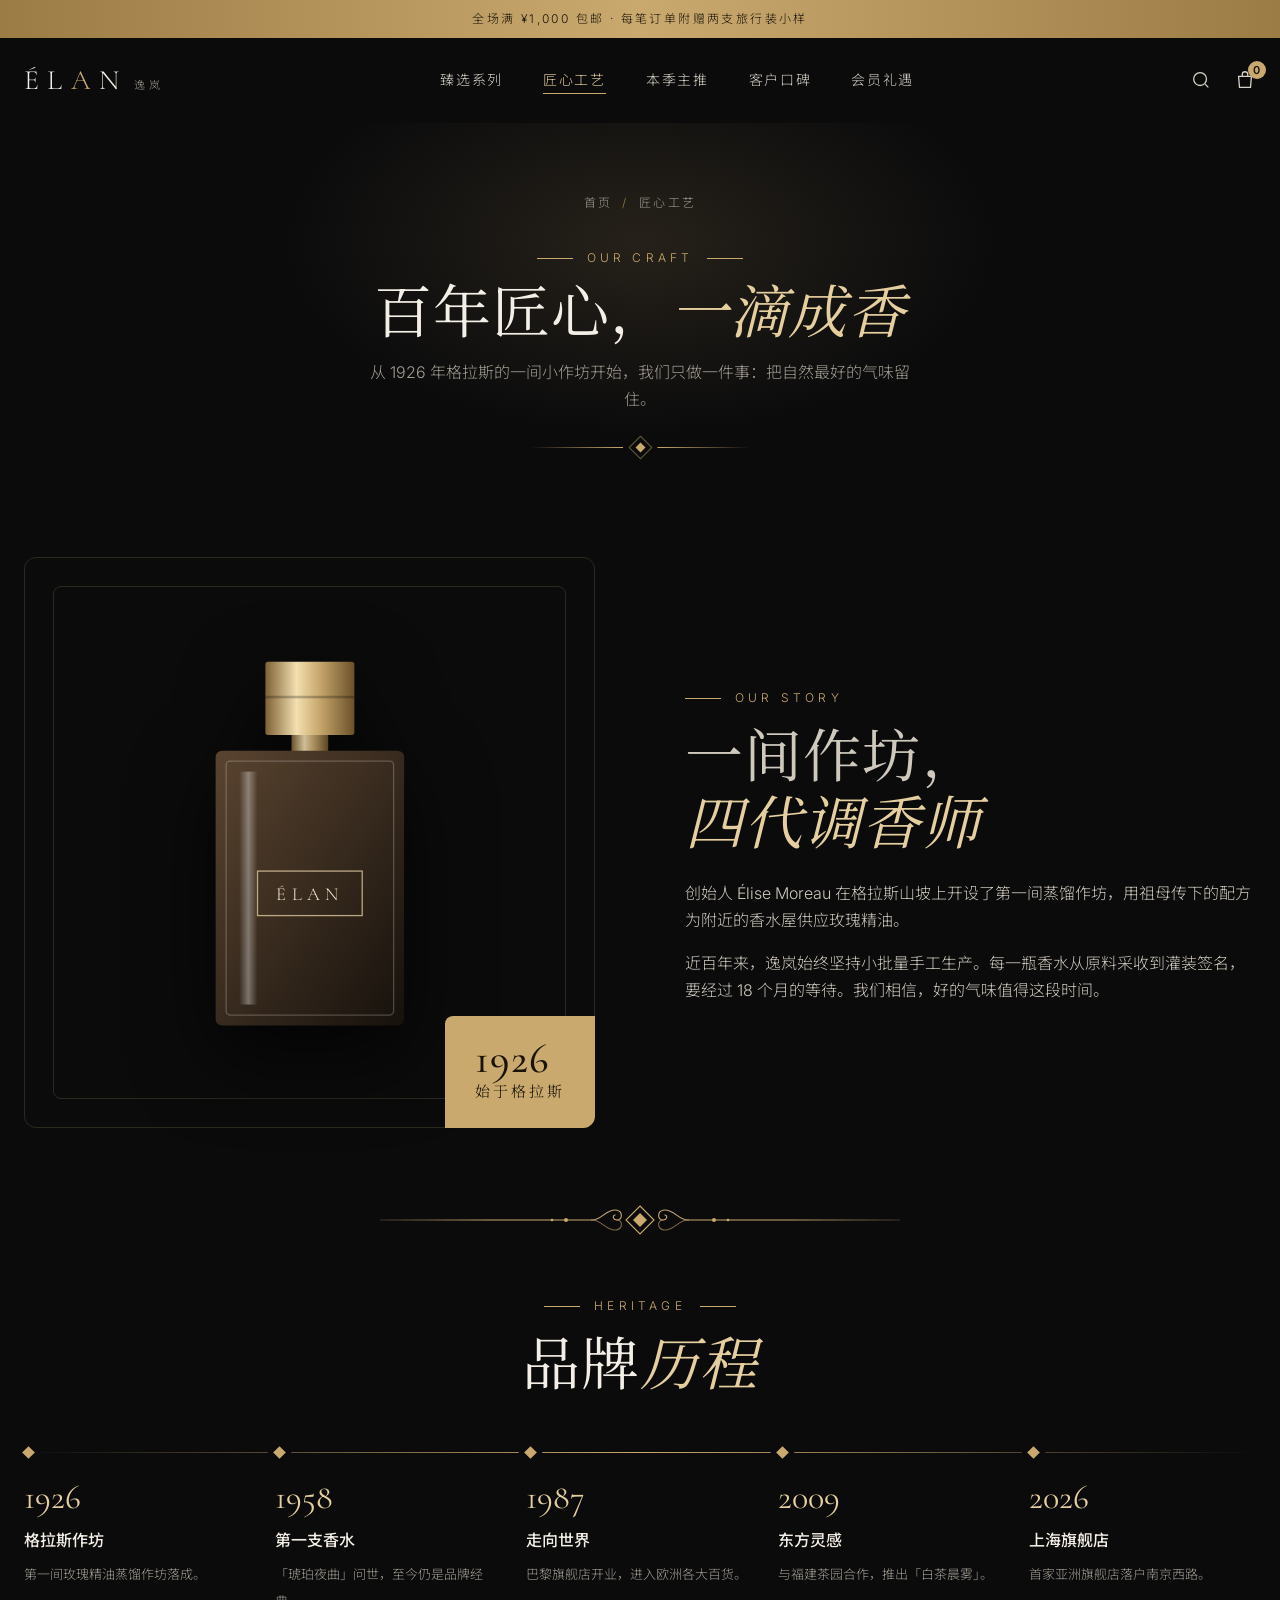
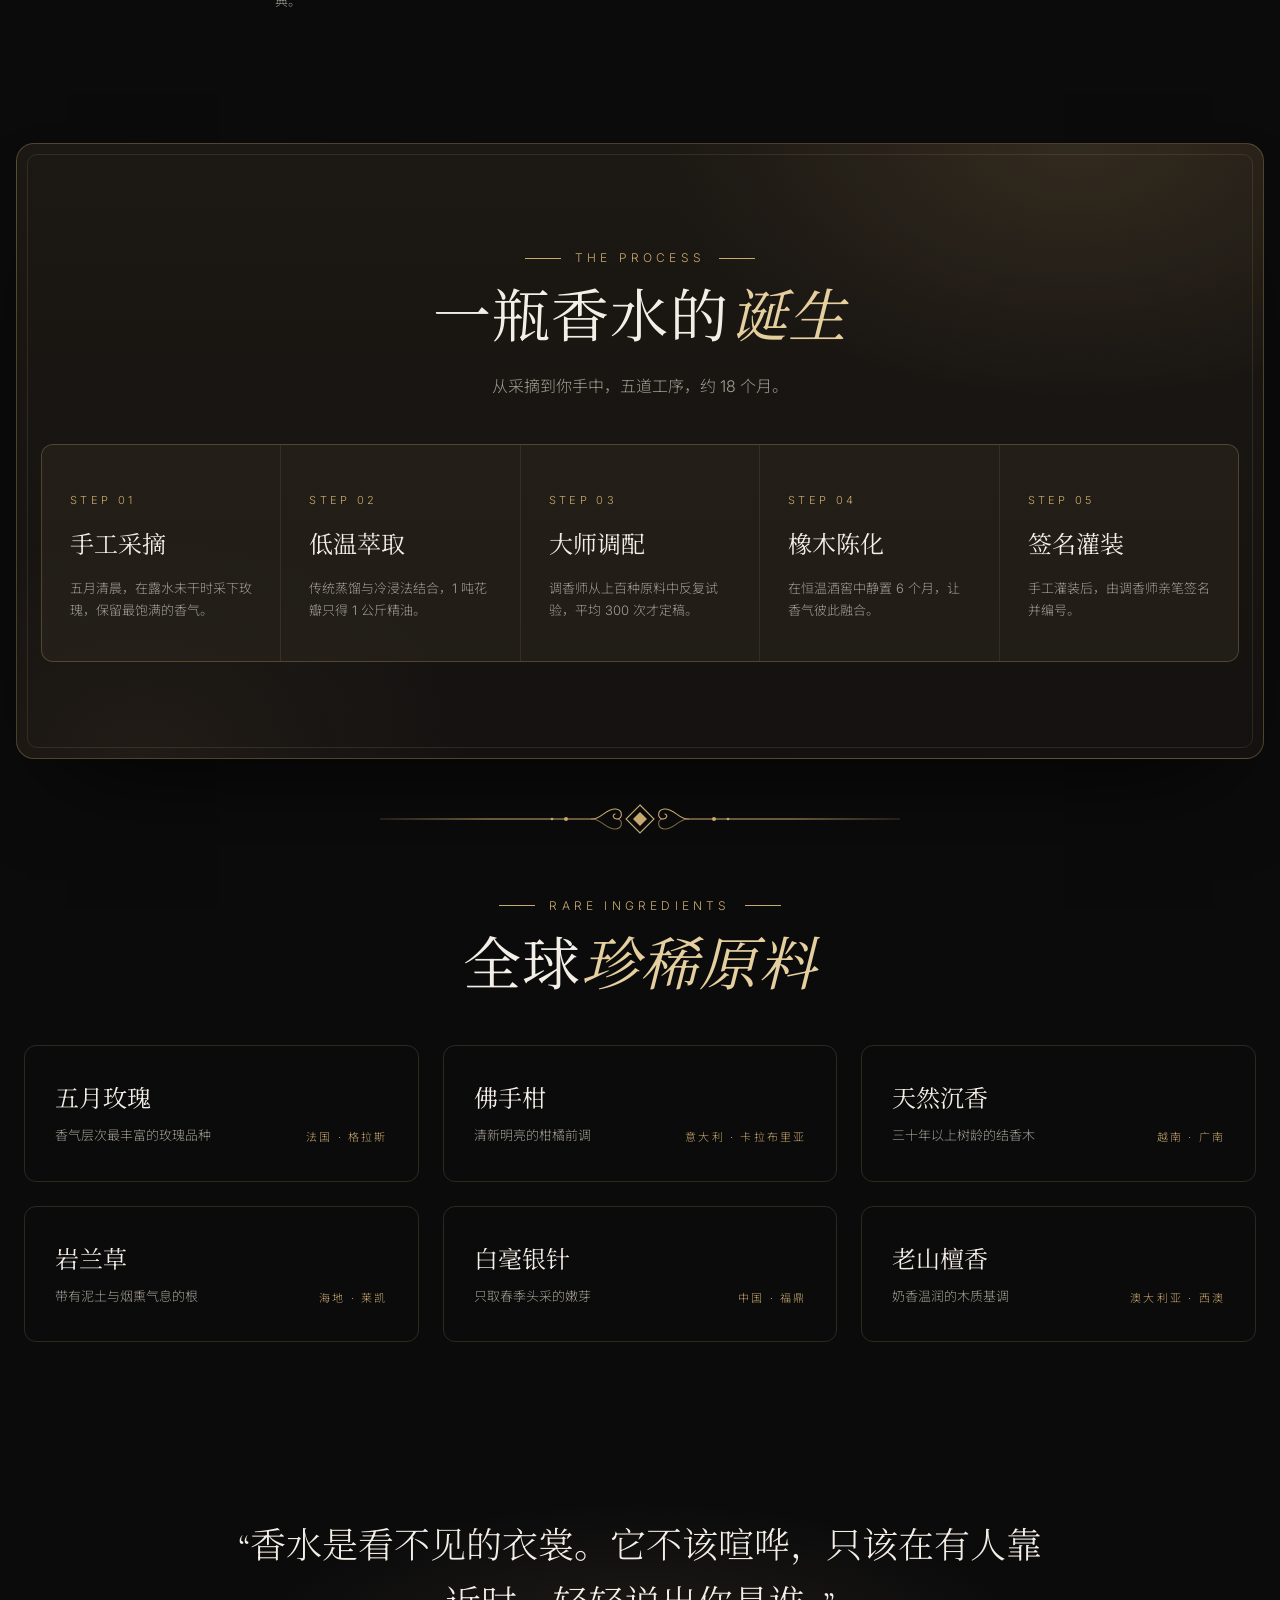
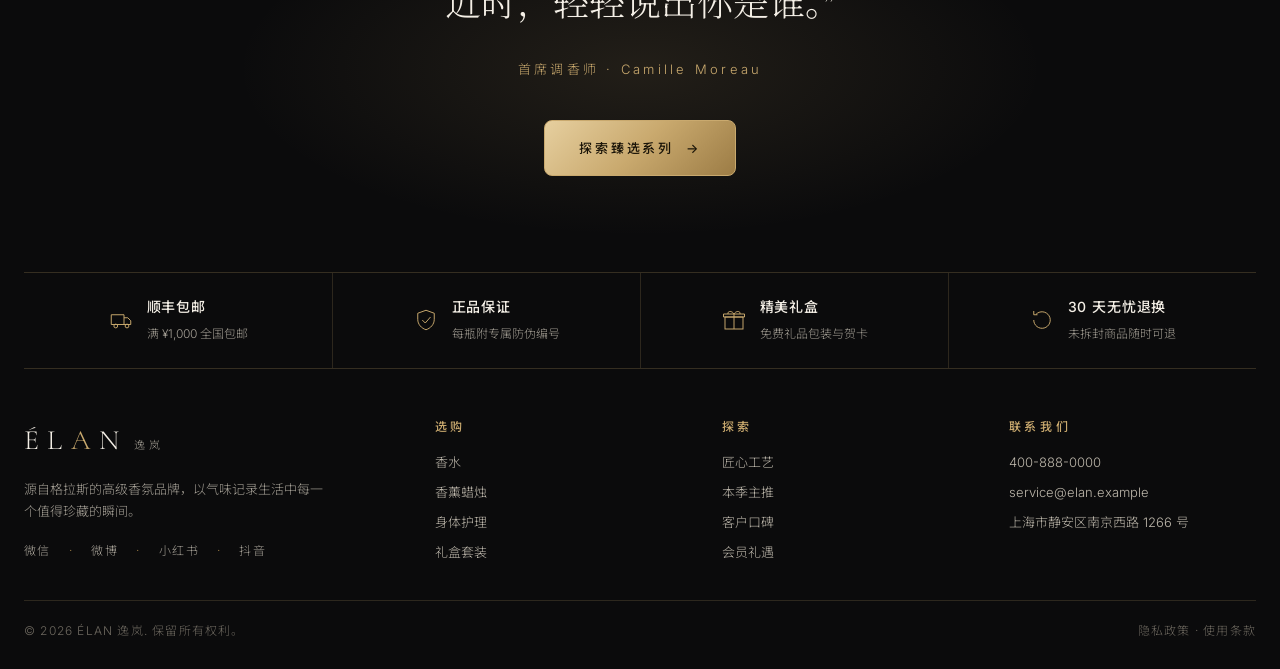
<file: craft.html>
<!doctype html>
<html lang="zh-CN">
<head>
  <meta charset="utf-8" />
  <meta name="viewport" content="width=device-width, initial-scale=1" />
  <title>匠心工艺 · ÉLAN 逸岚</title>
  <link rel="preconnect" href="https://fonts.googleapis.com" />
  <link rel="preconnect" href="https://fonts.gstatic.com" crossorigin />
  <link href="https://fonts.googleapis.com/css2?family=Cormorant+Garamond:ital,wght@0,300;0,400;0,500;1,300;1,400&family=Inter:wght@300;400;500&family=Noto+Sans+SC:wght@300;400;500&family=Noto+Serif+SC:wght@300;400;500&display=swap" rel="stylesheet" />
  <link rel="stylesheet" href="assets/styles.css" />
</head>
<body>
  <div id="site-header"></div>

  <main>
    <section class="page-hero">
      <div class="container">
        <nav class="breadcrumb" aria-label="面包屑"><a href="index.html">首页</a><span>/</span>匠心工艺</nav>
        <span class="eyebrow eyebrow-center">Our Craft</span>
        <h1 class="section-title">百年匠心，<em>一滴成香</em></h1>
        <p class="section-lead">从 1926 年格拉斯的一间小作坊开始，我们只做一件事：把自然最好的气味留住。</p>
        <div class="divider-gem" aria-hidden="true"><span></span></div>
      </div>
    </section>
    <section class="tight">
      <div class="container split">
        <div class="craft-visual reveal">
          <div data-bottle="square,#5a4430,#16110c"></div>
          <div class="year"><b>1926</b>始于格拉斯</div>
        </div>
        <div class="prose reveal d1">
          <span class="eyebrow">Our Story</span>
          <h2 class="section-title">一间作坊，<br/><em>四代调香师</em></h2>
          <p>创始人 Élise Moreau 在格拉斯山坡上开设了第一间蒸馏作坊，用祖母传下的配方为附近的香水屋供应玫瑰精油。</p>
          <p>近百年来，逸岚始终坚持小批量手工生产。每一瓶香水从原料采收到灌装签名，要经过 18 个月的等待。我们相信，好的气味值得这段时间。</p>
        </div>
      </div>
    </section>

    <section style="padding-top:0">
      <div class="container">
        <div class="divider-ornate" aria-hidden="true"><svg><use href="#flourish"/></svg></div>
        <div style="text-align:center"><span class="eyebrow eyebrow-center">Heritage</span><h2 class="section-title">品牌<em>历程</em></h2></div>
        <ol class="timeline">
          <li class="reveal"><b>1926</b><strong>格拉斯作坊</strong><span>第一间玫瑰精油蒸馏作坊落成。</span></li>
          <li class="reveal d1"><b>1958</b><strong>第一支香水</strong><span>「琥珀夜曲」问世，至今仍是品牌经典。</span></li>
          <li class="reveal d2"><b>1987</b><strong>走向世界</strong><span>巴黎旗舰店开业，进入欧洲各大百货。</span></li>
          <li class="reveal d3"><b>2009</b><strong>东方灵感</strong><span>与福建茶园合作，推出「白茶晨雾」。</span></li>
          <li class="reveal"><b>2026</b><strong>上海旗舰店</strong><span>首家亚洲旗舰店落户南京西路。</span></li>
        </ol>
      </div>
    </section>

    <section class="light">
      <div class="container">
        <div style="text-align:center"><span class="eyebrow eyebrow-center">The Process</span><h2 class="section-title">一瓶香水的<em>诞生</em></h2><p class="section-lead" style="margin:0 auto">从采摘到你手中，五道工序，约 18 个月。</p></div>
        <ol class="steps">
          <li class="reveal"><h4>手工采摘</h4><p>五月清晨，在露水未干时采下玫瑰，保留最饱满的香气。</p></li>
          <li class="reveal d1"><h4>低温萃取</h4><p>传统蒸馏与冷浸法结合，1 吨花瓣只得 1 公斤精油。</p></li>
          <li class="reveal d2"><h4>大师调配</h4><p>调香师从上百种原料中反复试验，平均 300 次才定稿。</p></li>
          <li class="reveal d3"><h4>橡木陈化</h4><p>在恒温酒窖中静置 6 个月，让香气彼此融合。</p></li>
          <li class="reveal"><h4>签名灌装</h4><p>手工灌装后，由调香师亲笔签名并编号。</p></li>
        </ol>
      </div>
    </section>

    <section style="padding-top:0">
      <div class="container">
        <div class="divider-ornate" aria-hidden="true"><svg><use href="#flourish"/></svg></div>
        <div style="text-align:center"><span class="eyebrow eyebrow-center">Rare Ingredients</span><h2 class="section-title">全球<em>珍稀原料</em></h2></div>
        <div class="origins">
          <div class="origin reveal"><div><h4>五月玫瑰</h4><p>香气层次最丰富的玫瑰品种</p></div><small>法国 · 格拉斯</small></div>
          <div class="origin reveal d1"><div><h4>佛手柑</h4><p>清新明亮的柑橘前调</p></div><small>意大利 · 卡拉布里亚</small></div>
          <div class="origin reveal d2"><div><h4>天然沉香</h4><p>三十年以上树龄的结香木</p></div><small>越南 · 广南</small></div>
          <div class="origin reveal"><div><h4>岩兰草</h4><p>带有泥土与烟熏气息的根</p></div><small>海地 · 莱凯</small></div>
          <div class="origin reveal d1"><div><h4>白毫银针</h4><p>只取春季头采的嫩芽</p></div><small>中国 · 福鼎</small></div>
          <div class="origin reveal d2"><div><h4>老山檀香</h4><p>奶香温润的木质基调</p></div><small>澳大利亚 · 西澳</small></div>
        </div>
      </div>
    </section>

    <section class="cta">
      <div class="container pull-quote">
        <p class="reveal">“香水是看不见的衣裳。它不该喧哗，只该在有人靠近时，轻轻说出你是谁。”</p>
        <cite class="reveal d1">首席调香师 · Camille Moreau</cite>
        <a href="collection.html" class="btn btn-primary reveal d2" style="margin-top:40px">探索臻选系列 <span class="arrow">→</span></a>
      </div>
    </section>
  </main>

  <div id="site-footer"></div>

  <script src="assets/core.js"></script>
  <script>

  </script>
</body>
</html>
</file>
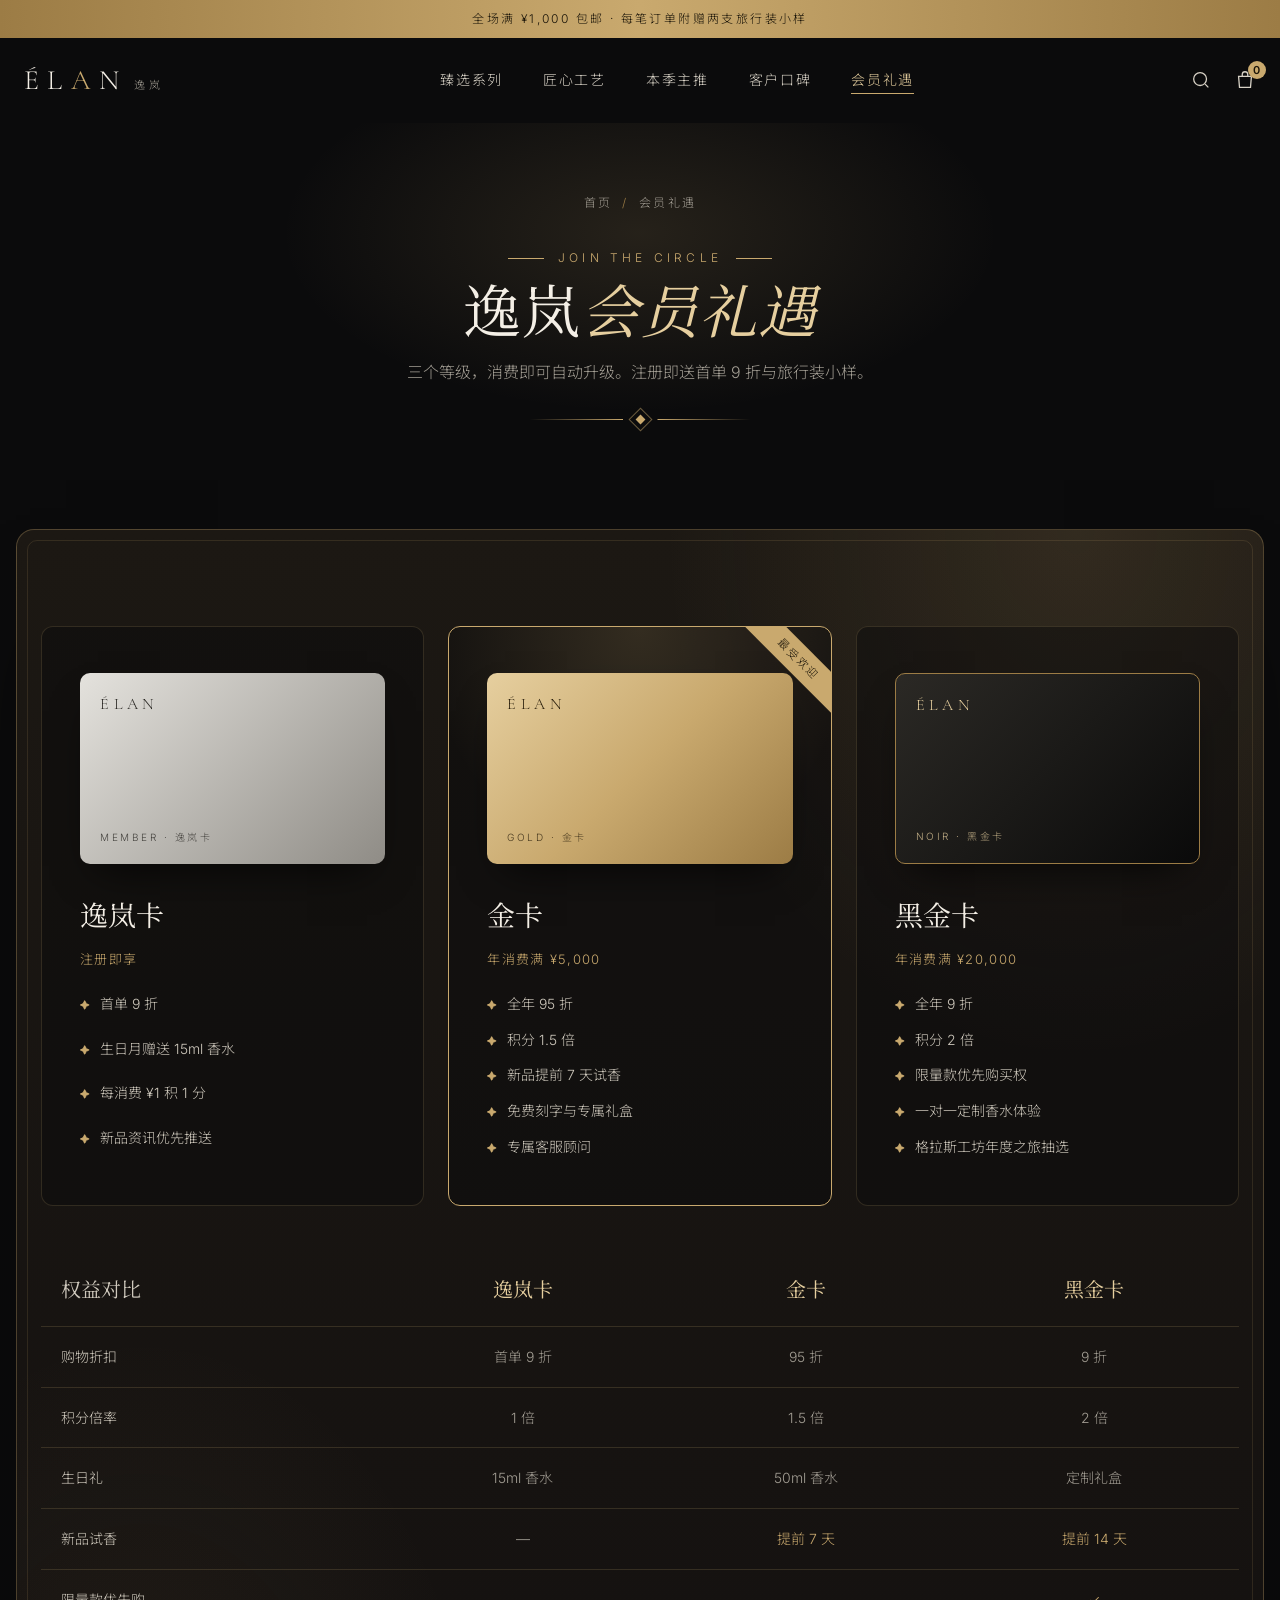
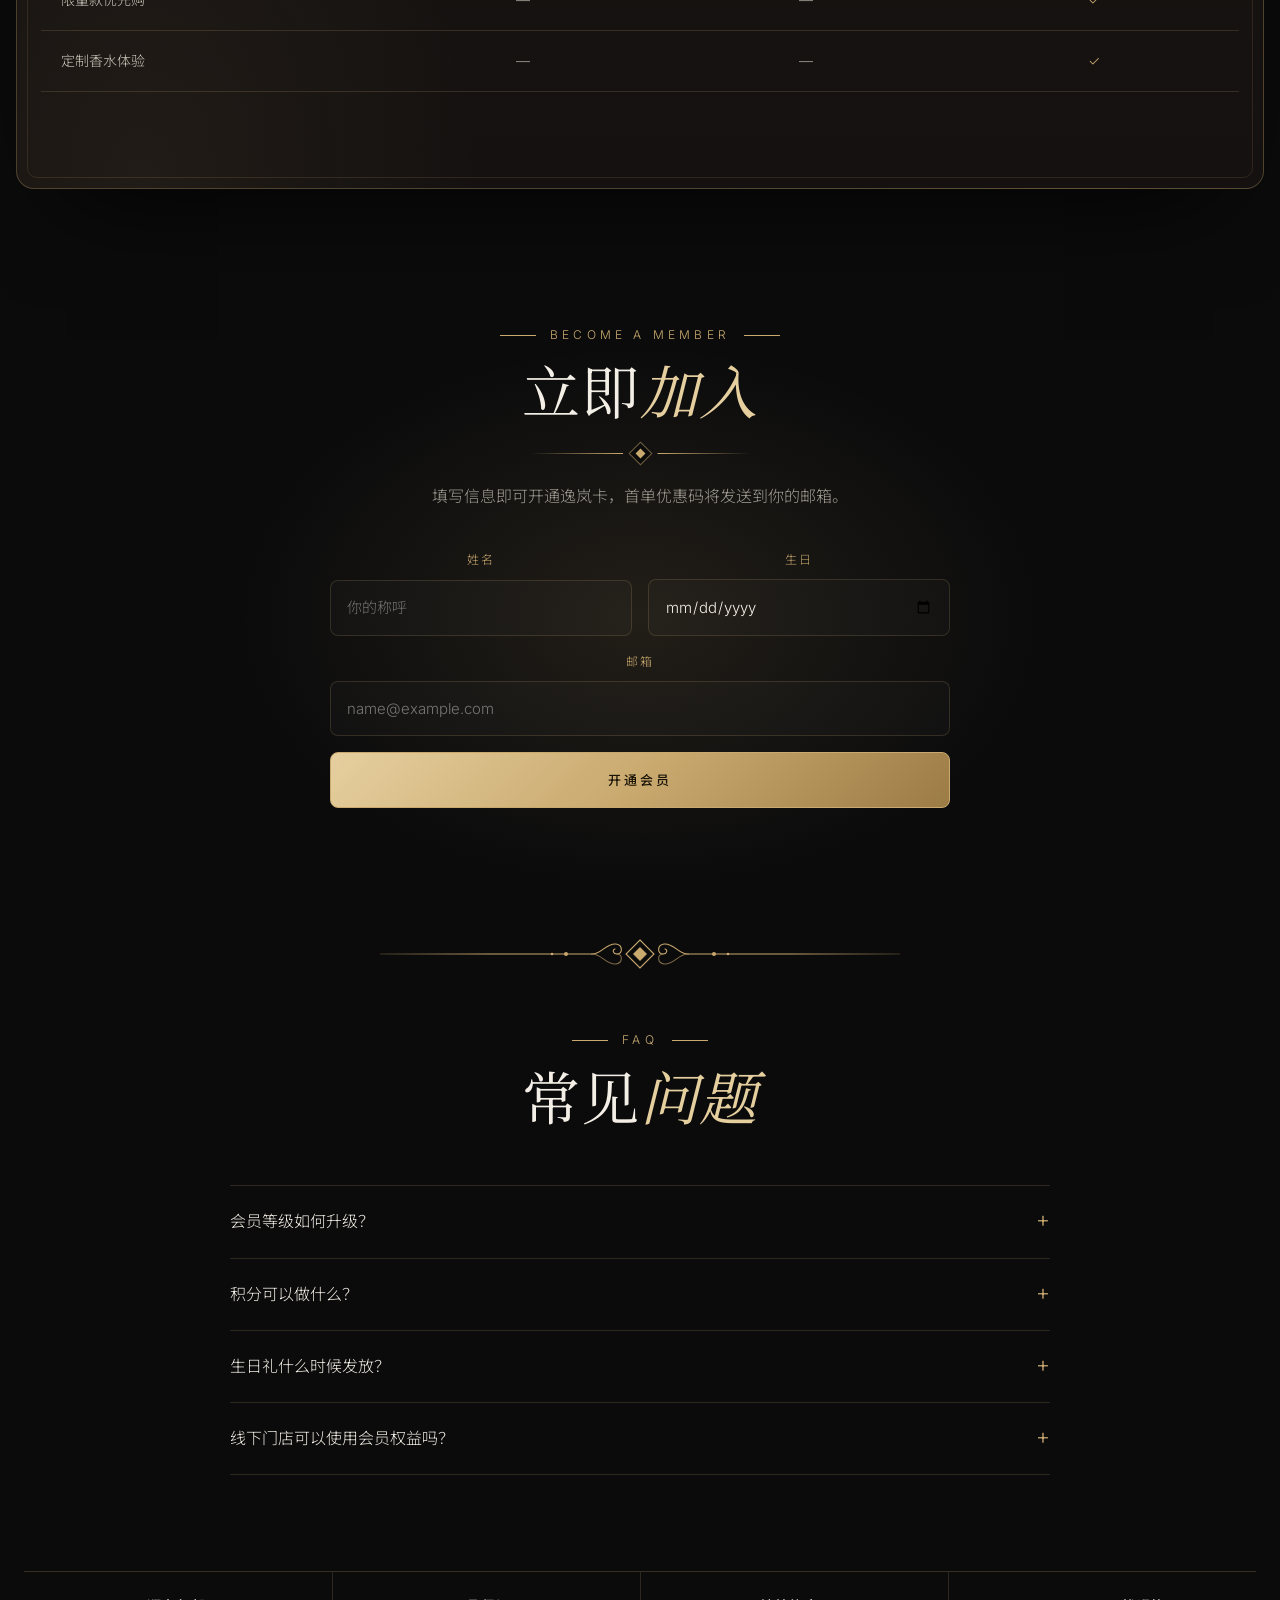
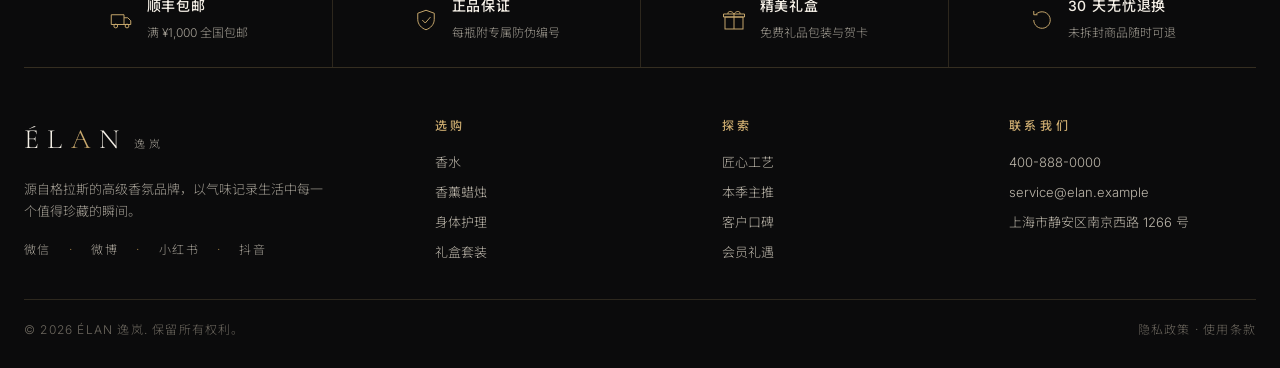
<file: membership.html>
<!doctype html>
<html lang="zh-CN">
<head>
  <meta charset="utf-8" />
  <meta name="viewport" content="width=device-width, initial-scale=1" />
  <title>会员礼遇 · ÉLAN 逸岚</title>
  <link rel="preconnect" href="https://fonts.googleapis.com" />
  <link rel="preconnect" href="https://fonts.gstatic.com" crossorigin />
  <link href="https://fonts.googleapis.com/css2?family=Cormorant+Garamond:ital,wght@0,300;0,400;0,500;1,300;1,400&family=Inter:wght@300;400;500&family=Noto+Sans+SC:wght@300;400;500&family=Noto+Serif+SC:wght@300;400;500&display=swap" rel="stylesheet" />
  <link rel="stylesheet" href="assets/styles.css" />
</head>
<body>
  <div id="site-header"></div>

  <main>
    <section class="page-hero">
      <div class="container">
        <nav class="breadcrumb" aria-label="面包屑"><a href="index.html">首页</a><span>/</span>会员礼遇</nav>
        <span class="eyebrow eyebrow-center">Join The Circle</span>
        <h1 class="section-title">逸岚<em>会员礼遇</em></h1>
        <p class="section-lead">三个等级，消费即可自动升级。注册即送首单 9 折与旅行装小样。</p>
        <div class="divider-gem" aria-hidden="true"><span></span></div>
      </div>
    </section>
    <section class="tight light">
      <div class="container">
        <div class="tiers">
          <div class="tier-card reveal">
            <div class="card-face silver"><span>ÉLAN</span><small>MEMBER · 逸岚卡</small></div>
            <h3>逸岚卡</h3><div class="req">注册即享</div>
            <ul><li>首单 9 折</li><li>生日月赠送 15ml 香水</li><li>每消费 ¥1 积 1 分</li><li>新品资讯优先推送</li></ul>
          </div>
          <div class="tier-card featured reveal d1">
            <span class="ribbon">最受欢迎</span>
            <div class="card-face gold"><span>ÉLAN</span><small>GOLD · 金卡</small></div>
            <h3>金卡</h3><div class="req">年消费满 ¥5,000</div>
            <ul><li>全年 95 折</li><li>积分 1.5 倍</li><li>新品提前 7 天试香</li><li>免费刻字与专属礼盒</li><li>专属客服顾问</li></ul>
          </div>
          <div class="tier-card reveal d2">
            <div class="card-face black"><span>ÉLAN</span><small>NOIR · 黑金卡</small></div>
            <h3>黑金卡</h3><div class="req">年消费满 ¥20,000</div>
            <ul><li>全年 9 折</li><li>积分 2 倍</li><li>限量款优先购买权</li><li>一对一定制香水体验</li><li>格拉斯工坊年度之旅抽选</li></ul>
          </div>
        </div>

        <div class="table-wrap">
          <table class="compare">
            <thead><tr><th>权益对比</th><th>逸岚卡</th><th>金卡</th><th>黑金卡</th></tr></thead>
            <tbody>
              <tr><td>购物折扣</td><td>首单 9 折</td><td>95 折</td><td>9 折</td></tr>
              <tr><td>积分倍率</td><td>1 倍</td><td>1.5 倍</td><td>2 倍</td></tr>
              <tr><td>生日礼</td><td>15ml 香水</td><td>50ml 香水</td><td>定制礼盒</td></tr>
              <tr><td>新品试香</td><td>—</td><td class="yes">提前 7 天</td><td class="yes">提前 14 天</td></tr>
              <tr><td>限量款优先购</td><td>—</td><td>—</td><td class="yes">✓</td></tr>
              <tr><td>定制香水体验</td><td>—</td><td>—</td><td class="yes">✓</td></tr>
            </tbody>
          </table>
        </div>
      </div>
    </section>

    <section class="cta" id="join">
      <div class="container">
        <span class="eyebrow eyebrow-center">Become A Member</span>
        <h2 class="section-title">立即<em>加入</em></h2>
        <div class="divider-gem" aria-hidden="true"><span></span></div>
        <p class="section-lead" style="margin:0 auto">填写信息即可开通逸岚卡，首单优惠码将发送到你的邮箱。</p>
        <form class="signup" id="signup">
          <div class="field"><label for="mName">姓名</label><input class="input" id="mName" required placeholder="你的称呼" /></div>
          <div class="field"><label for="mBirth">生日</label><input class="input" id="mBirth" type="date" /></div>
          <div class="field full"><label for="mEmail">邮箱</label><input class="input" id="mEmail" type="email" required placeholder="name@example.com" /></div>
          <div class="full"><button class="btn btn-primary" type="submit" style="width:100%;justify-content:center">开通会员</button></div>
        </form>
        <div class="form-note" id="joinNote" aria-live="polite"></div>
      </div>
    </section>

    <section style="padding-top:0">
      <div class="container">
        <div class="divider-ornate" aria-hidden="true"><svg><use href="#flourish"/></svg></div>
        <div style="text-align:center"><span class="eyebrow eyebrow-center">FAQ</span><h2 class="section-title">常见<em>问题</em></h2></div>
        <div class="faq">
          <details><summary>会员等级如何升级？</summary><p>自然年内累计消费达到对应门槛后，系统会在 24 小时内自动升级，有效期至次年年底。</p></details>
          <details><summary>积分可以做什么？</summary><p>积分可在结算时抵扣（100 分抵 ¥1），也可兑换小样、蜡烛与限定周边。</p></details>
          <details><summary>生日礼什么时候发放？</summary><p>生日当月 1 日发放至账户，当月内下单即可随单寄出。</p></details>
          <details><summary>线下门店可以使用会员权益吗？</summary><p>可以。全国门店与线上商城会员权益通用，出示会员码即可。</p></details>
        </div>
      </div>
    </section>
  </main>

  <div id="site-footer"></div>

  <script src="assets/core.js"></script>
  <script>
    document.getElementById("signup").addEventListener("submit", (e) => {
      e.preventDefault();
      document.getElementById("joinNote").textContent = `欢迎加入，${mName.value.trim()}！首单优惠码 ELAN10 已发送至 ${mEmail.value.trim()}，也可以直接在购物袋中使用。`;
      e.target.reset();
    });
  </script>
</body>
</html>
</file>
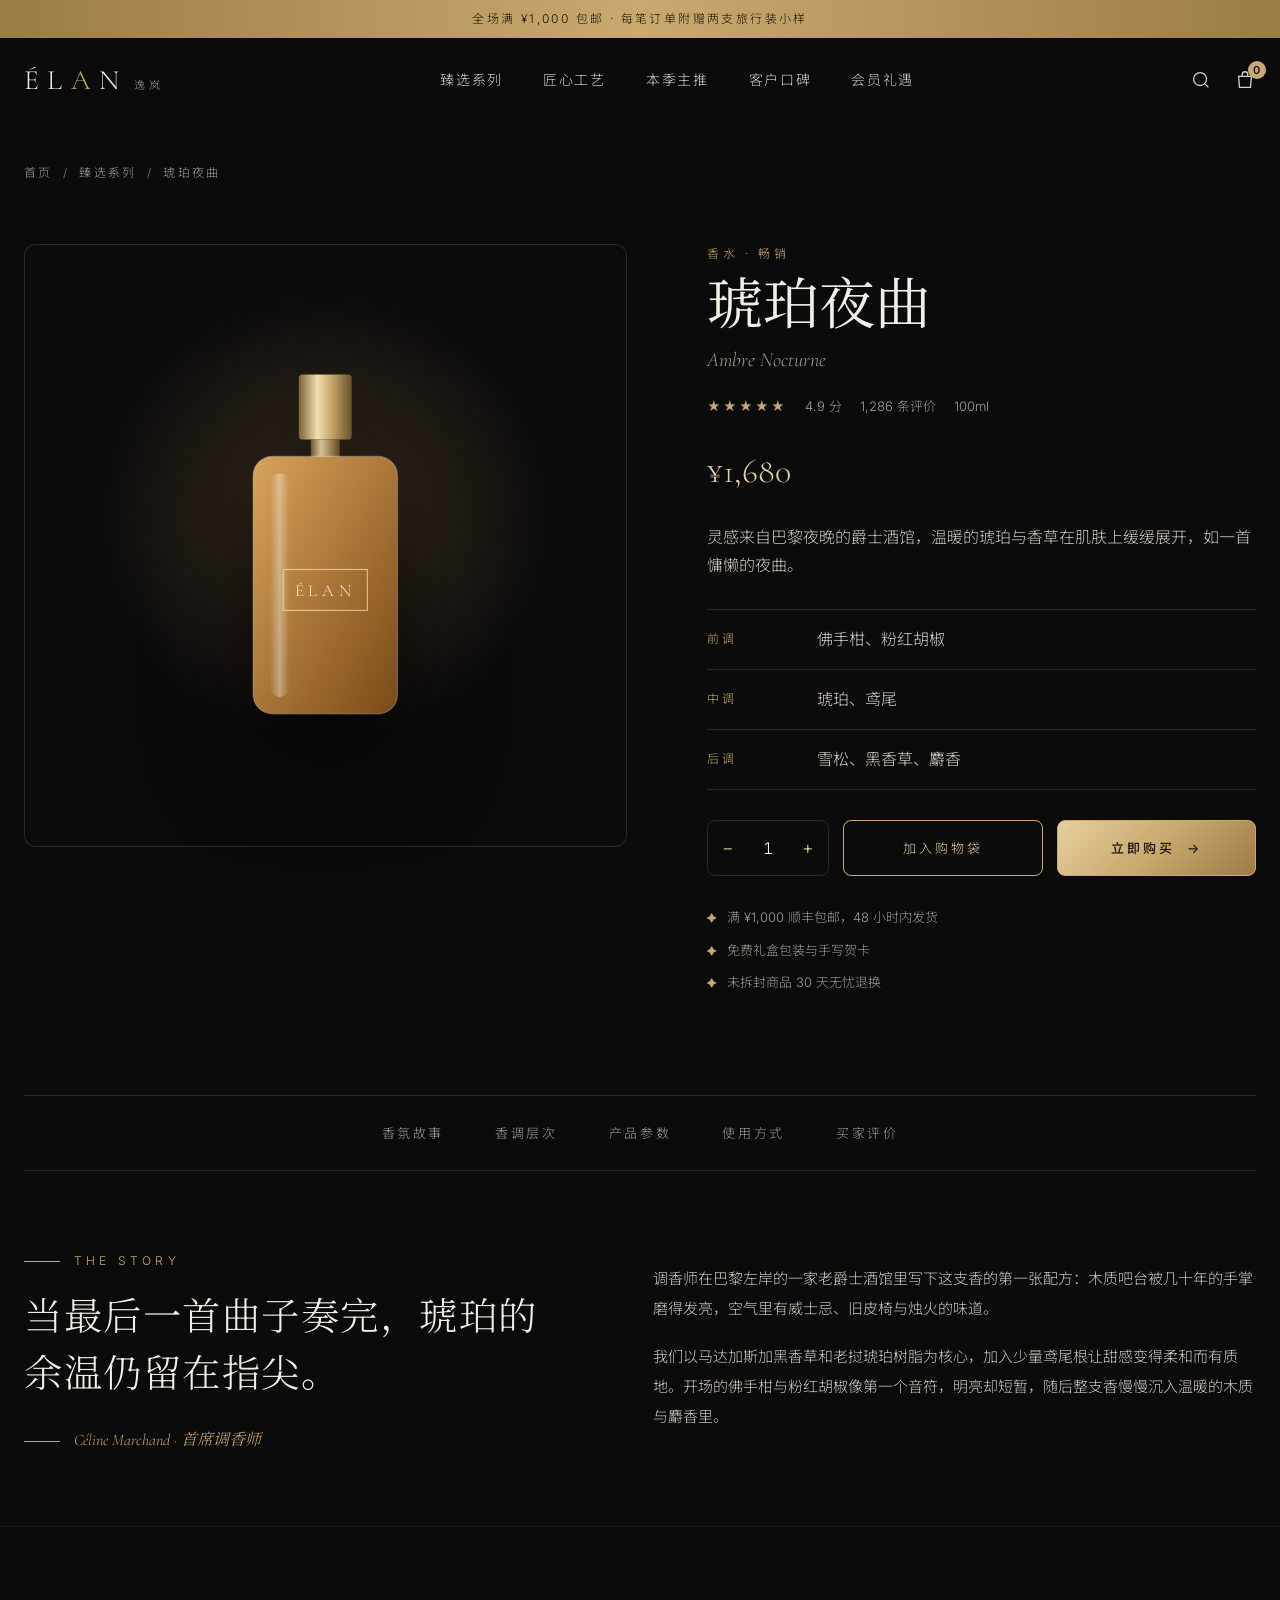
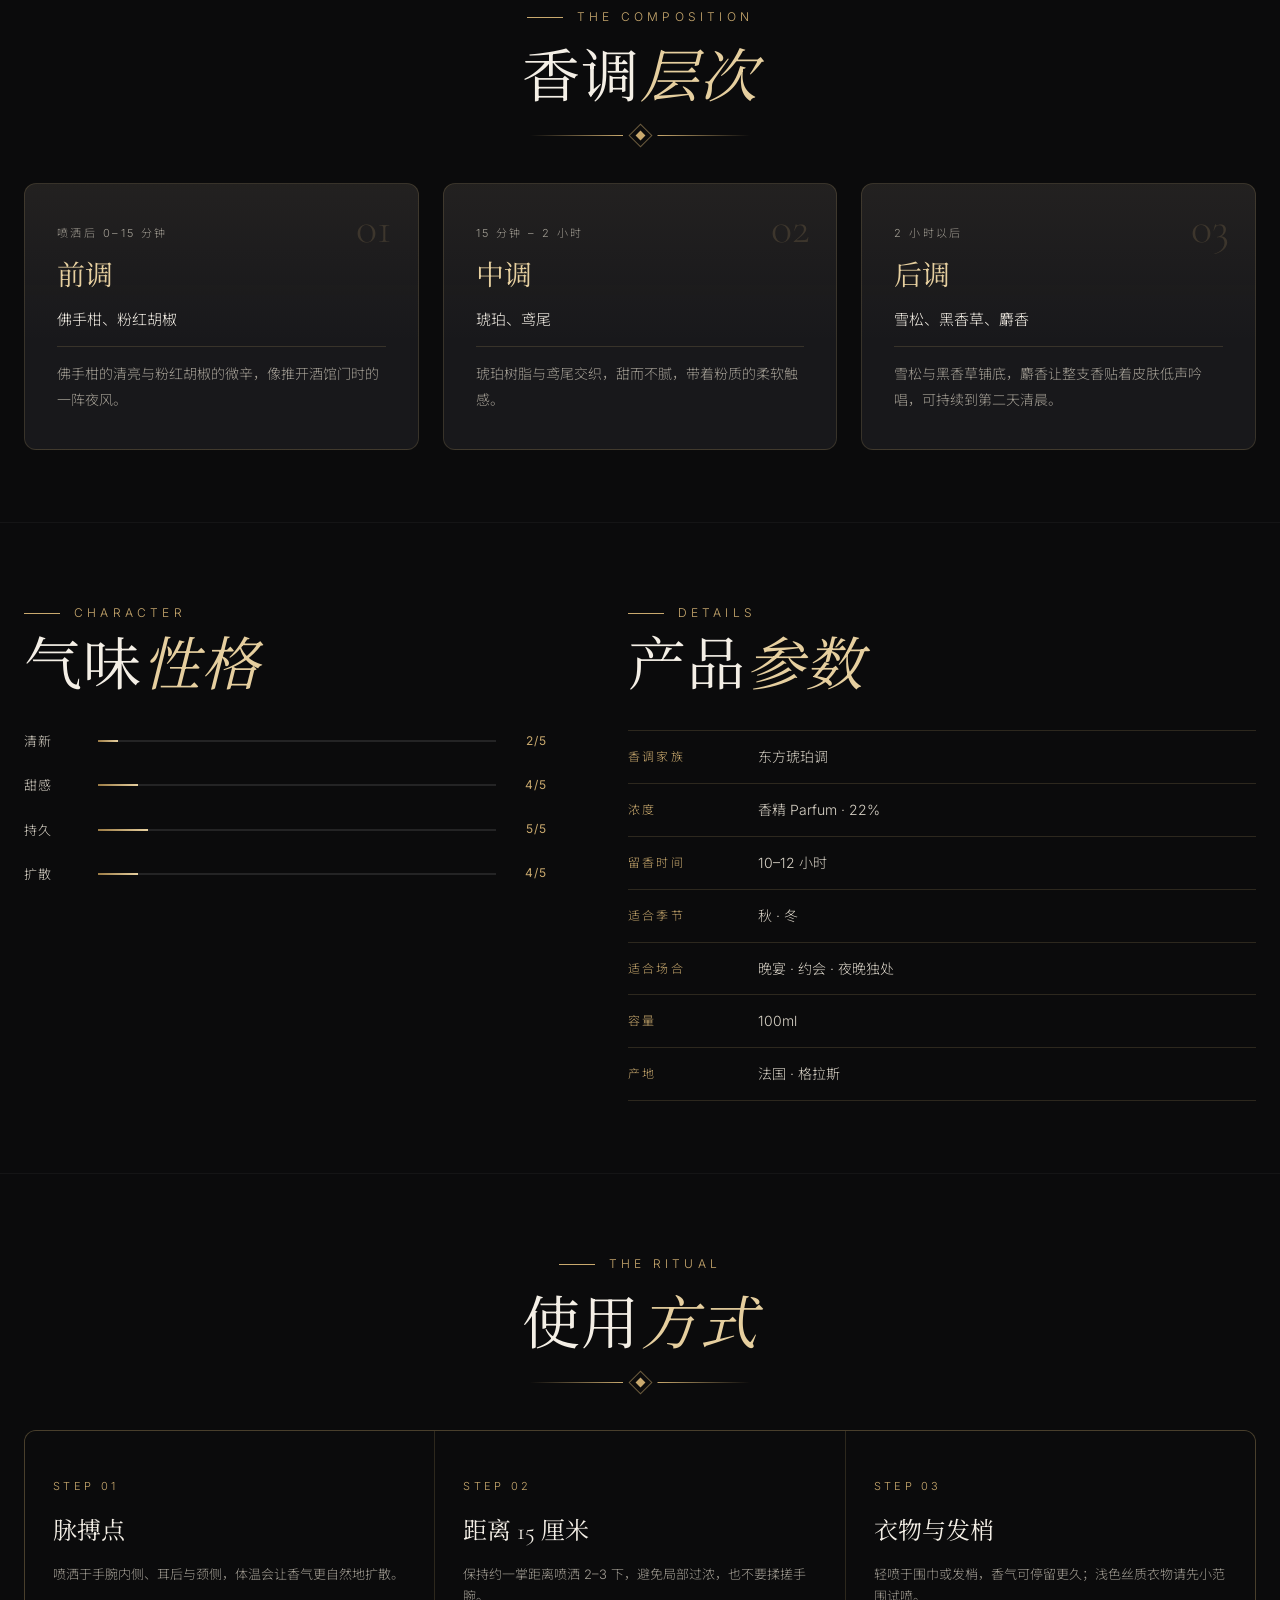
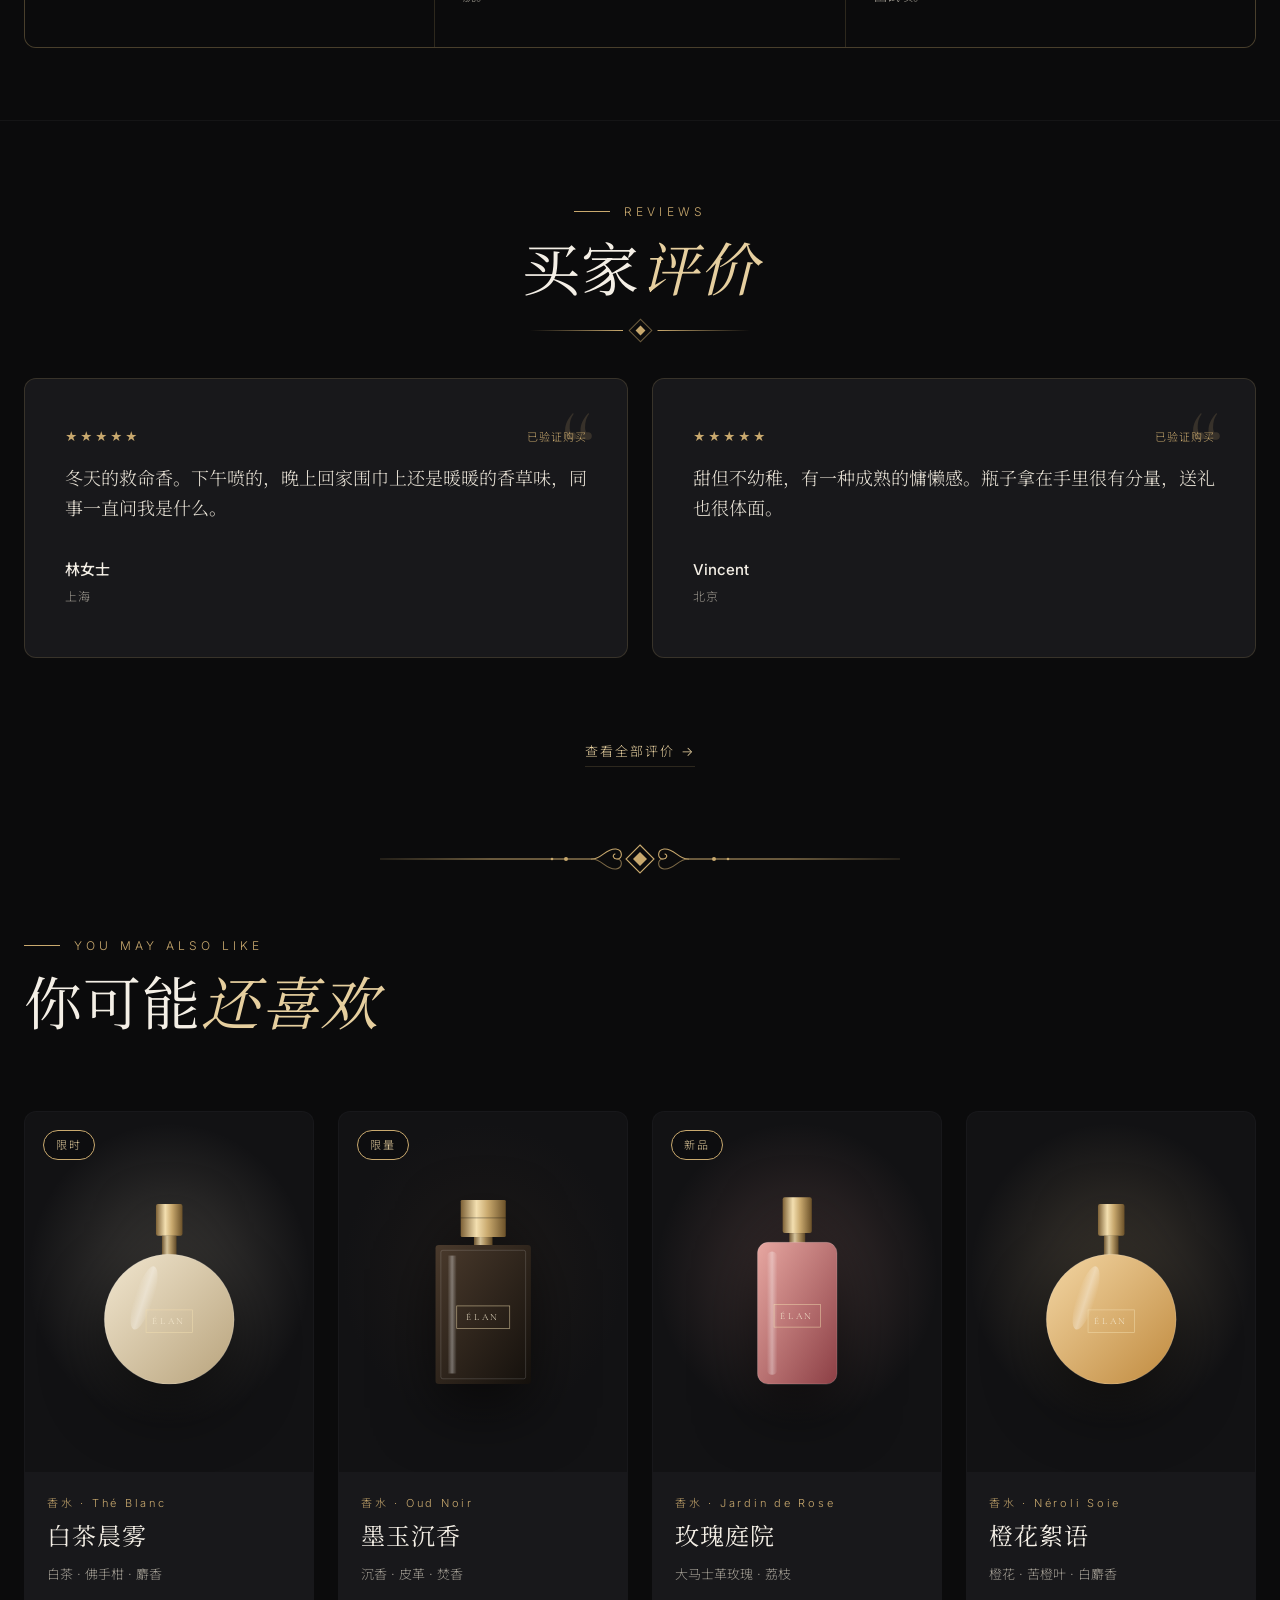
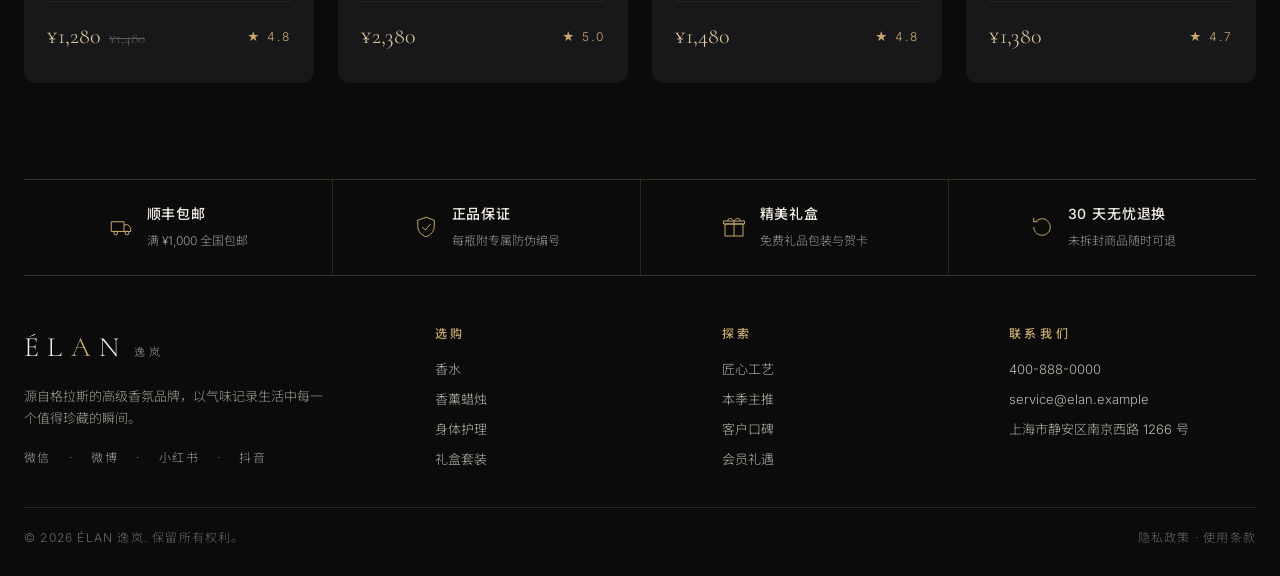
<file: product.html>
<!doctype html>
<html lang="zh-CN">
<head>
  <meta charset="utf-8" />
  <meta name="viewport" content="width=device-width, initial-scale=1" />
  <title>商品详情 · ÉLAN 逸岚</title>
  <link rel="preconnect" href="https://fonts.googleapis.com" />
  <link rel="preconnect" href="https://fonts.gstatic.com" crossorigin />
  <link href="https://fonts.googleapis.com/css2?family=Cormorant+Garamond:ital,wght@0,300;0,400;0,500;1,300;1,400&family=Inter:wght@300;400;500&family=Noto+Sans+SC:wght@300;400;500&family=Noto+Serif+SC:wght@300;400;500&display=swap" rel="stylesheet" />
  <link rel="stylesheet" href="assets/styles.css" />
</head>
<body>
  <div id="site-header"></div>

  <main>
    <div class="container" style="padding-top:40px"><nav class="breadcrumb" aria-label="面包屑" style="margin:0"><a href="index.html">首页</a><span>/</span><a href="collection.html">臻选系列</a><span>/</span><em id="crumbName" style="font-style:normal">商品详情</em></nav></div>
    <section class="tight" style="padding-top:60px">
      <div class="container pdp" id="pdp"></div>
    </section>
    <div class="container"><nav class="pd-tabs" aria-label="商品介绍">
      <a href="#d-story">香氛故事</a><a href="#d-notes">香调层次</a><a href="#d-profile">产品参数</a><a href="#d-ritual">使用方式</a><a href="#d-reviews">买家评价</a>
    </nav></div>
    <section class="pd-sec" id="d-story"><div class="container pd-story" id="pdStory"></div></section>
    <section class="pd-sec" id="d-notes"><div class="container">
      <div class="pd-head"><span class="eyebrow">The Composition</span><h2 class="section-title">香调<em>层次</em></h2><div class="divider-gem"><span></span></div></div>
      <div class="pd-layers" id="pdLayers"></div>
    </div></section>
    <section class="pd-sec" id="d-profile"><div class="container pd-profile">
      <div><span class="eyebrow">Character</span><h2 class="section-title">气味<em>性格</em></h2><div class="meters" id="pdMeters"></div></div>
      <div><span class="eyebrow">Details</span><h2 class="section-title">产品<em>参数</em></h2><dl class="spec-table" id="pdSpecs"></dl></div>
    </div></section>
    <section class="pd-sec" id="d-ritual"><div class="container">
      <div class="pd-head"><span class="eyebrow">The Ritual</span><h2 class="section-title">使用<em>方式</em></h2><div class="divider-gem"><span></span></div></div>
      <ol class="steps steps-3" id="pdRitual"></ol>
    </div></section>
    <section class="pd-sec" id="d-reviews"><div class="container">
      <div class="pd-head"><span class="eyebrow">Reviews</span><h2 class="section-title">买家<em>评价</em></h2><div class="divider-gem"><span></span></div></div>
      <div class="pd-reviews" id="pdReviews"></div>
      <div class="more-link"><a class="text-link" href="reviews.html">查看全部评价 →</a></div>
    </div></section>
    <section style="padding-top:0">
      <div class="container">
        <div class="divider-ornate" aria-hidden="true"><svg><use href="#flourish"/></svg></div>
        <div class="section-head" style="margin-bottom:50px"><div><span class="eyebrow">You May Also Like</span><h2 class="section-title">你可能<em>还喜欢</em></h2></div></div>
        <div class="products" id="related"></div>
      </div>
    </section>
  </main>

  <div id="site-footer"></div>

  <script src="assets/core.js"></script>
  <script src="assets/details.js"></script>
  <script>
    const p = findProduct(qs("id")) || PRODUCTS[0];
    document.title = `${p.name} · ÉLAN 逸岚`;
    document.getElementById("crumbName").textContent = p.name;
    let qty = 1;
    const pdp = document.getElementById("pdp");
    pdp.innerHTML = `
      <div class="pdp-media" style="--glow:${p.c1}40">${bottle(p.shape, p.c1, p.c2)}</div>
      <div class="pdp-info">
        <div class="cat">${p.catLabel}${p.tag ? " · " + p.tag : ""}</div>
        <h1>${p.name}</h1>
        <div class="en">${p.en}</div>
        <div class="pdp-meta"><span class="stars">★★★★★</span><span>${p.rating.toFixed(1)} 分</span><span>${p.reviews.toLocaleString("zh-CN")} 条评价</span><span>${p.size}</span></div>
        <div class="price">${fmt(p.price)}${p.was ? `<s>${fmt(p.was)}</s>` : ""}</div>
        <p class="story">${p.story}</p>
        <dl class="notes">
          <div><dt>前调</dt><dd>${p.notes[0]}</dd></div>
          <div><dt>中调</dt><dd>${p.notes[1]}</dd></div>
          <div><dt>后调</dt><dd>${p.notes[2]}</dd></div>
        </dl>
        <div class="buy-row">
          <div class="qty"><button id="minus" aria-label="减少">−</button><span id="qty">1</span><button id="plus" aria-label="增加">+</button></div>
          <button class="btn btn-ghost" id="addBtn" data-add="${p.id}" data-qty="1">加入购物袋</button>
          <a class="btn btn-primary" href="cart.html" id="buyNow">立即购买 <span class="arrow">→</span></a>
        </div>
        <ul class="assure"><li>满 ¥1,000 顺丰包邮，48 小时内发货</li><li>免费礼盒包装与手写贺卡</li><li>未拆封商品 30 天无忧退换</li></ul>
      </div>`;
    const setQty = (n) => { qty = Math.max(1, Math.min(9, n)); document.getElementById("qty").textContent = qty; document.getElementById("addBtn").dataset.qty = qty; };
    document.getElementById("minus").onclick = () => setQty(qty - 1);
    document.getElementById("plus").onclick = () => setQty(qty + 1);
    document.getElementById("buyNow").addEventListener("click", () => Cart.add(p.id, qty));
    const d = DETAILS[p.id];
    if (d) {
      const names = STAGE_NAME[p.cat], times = STAGE_TIME[p.cat];
      document.getElementById("pdStory").innerHTML = `
        <div class="pd-quote"><span class="eyebrow">The Story</span><blockquote>${d.headline}</blockquote><div class="pd-sign">${d.perfumer}</div></div>
        <div class="pd-text">${d.story.map((t) => `<p>${t}</p>`).join("")}</div>`;
      document.getElementById("pdLayers").innerHTML = d.layers.map((t, k) => `
        <article class="pd-layer"><span class="no">0${k + 1}</span><div class="when">${times[k]}</div><h3>${names[k]}</h3><div class="ing">${p.notes[k]}</div><p>${t}</p></article>`).join("");
      document.getElementById("pdMeters").innerHTML = Object.entries(d.profile).map(([k, v]) => `
        <div class="meter"><span>${k}</span><div class="bar"><i style="width:${v * 20}%"></i></div><b>${v}/5</b></div>`).join("");
      document.getElementById("pdSpecs").innerHTML = d.specs.map(([k, v]) => `<div><dt>${k}</dt><dd>${v}</dd></div>`).join("");
      document.getElementById("pdRitual").innerHTML = RITUAL[p.cat].map(([h, t]) => `<li><h4>${h}</h4><p>${t}</p></li>`).join("");
      document.getElementById("pdReviews").innerHTML = d.reviews.map(([n, c, t]) => `
        <blockquote class="quote"><div class="meta"><span class="stars">★★★★★</span><span class="verified">已验证购买</span></div><p>${t}</p><footer><div><strong>${n}</strong><span>${c}</span></div></footer></blockquote>`).join("");
    }
    const related = PRODUCTS.filter((x) => x.id !== p.id && x.cat === p.cat).concat(PRODUCTS.filter((x) => x.cat !== p.cat)).slice(0, 4);
    document.getElementById("related").innerHTML = related.map(productCard).join("");
  </script>
</body>
</html>
</file>
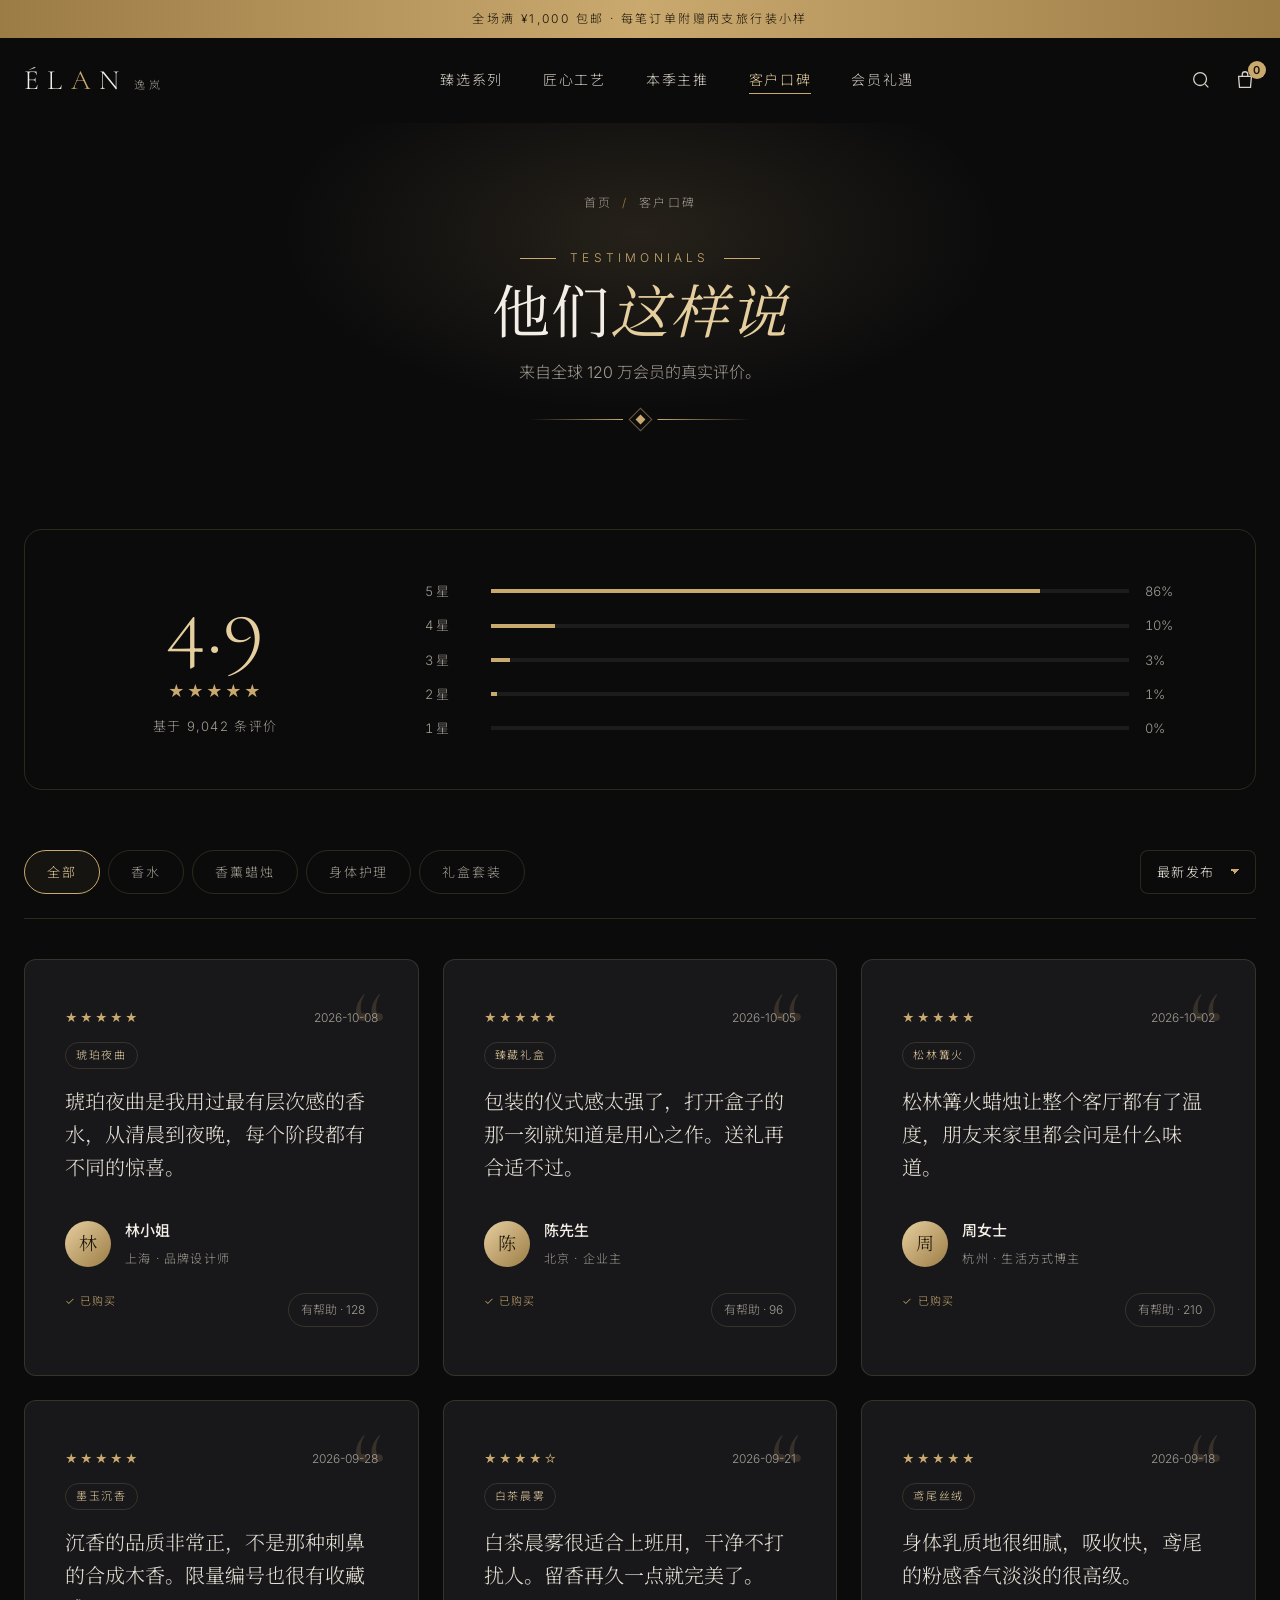
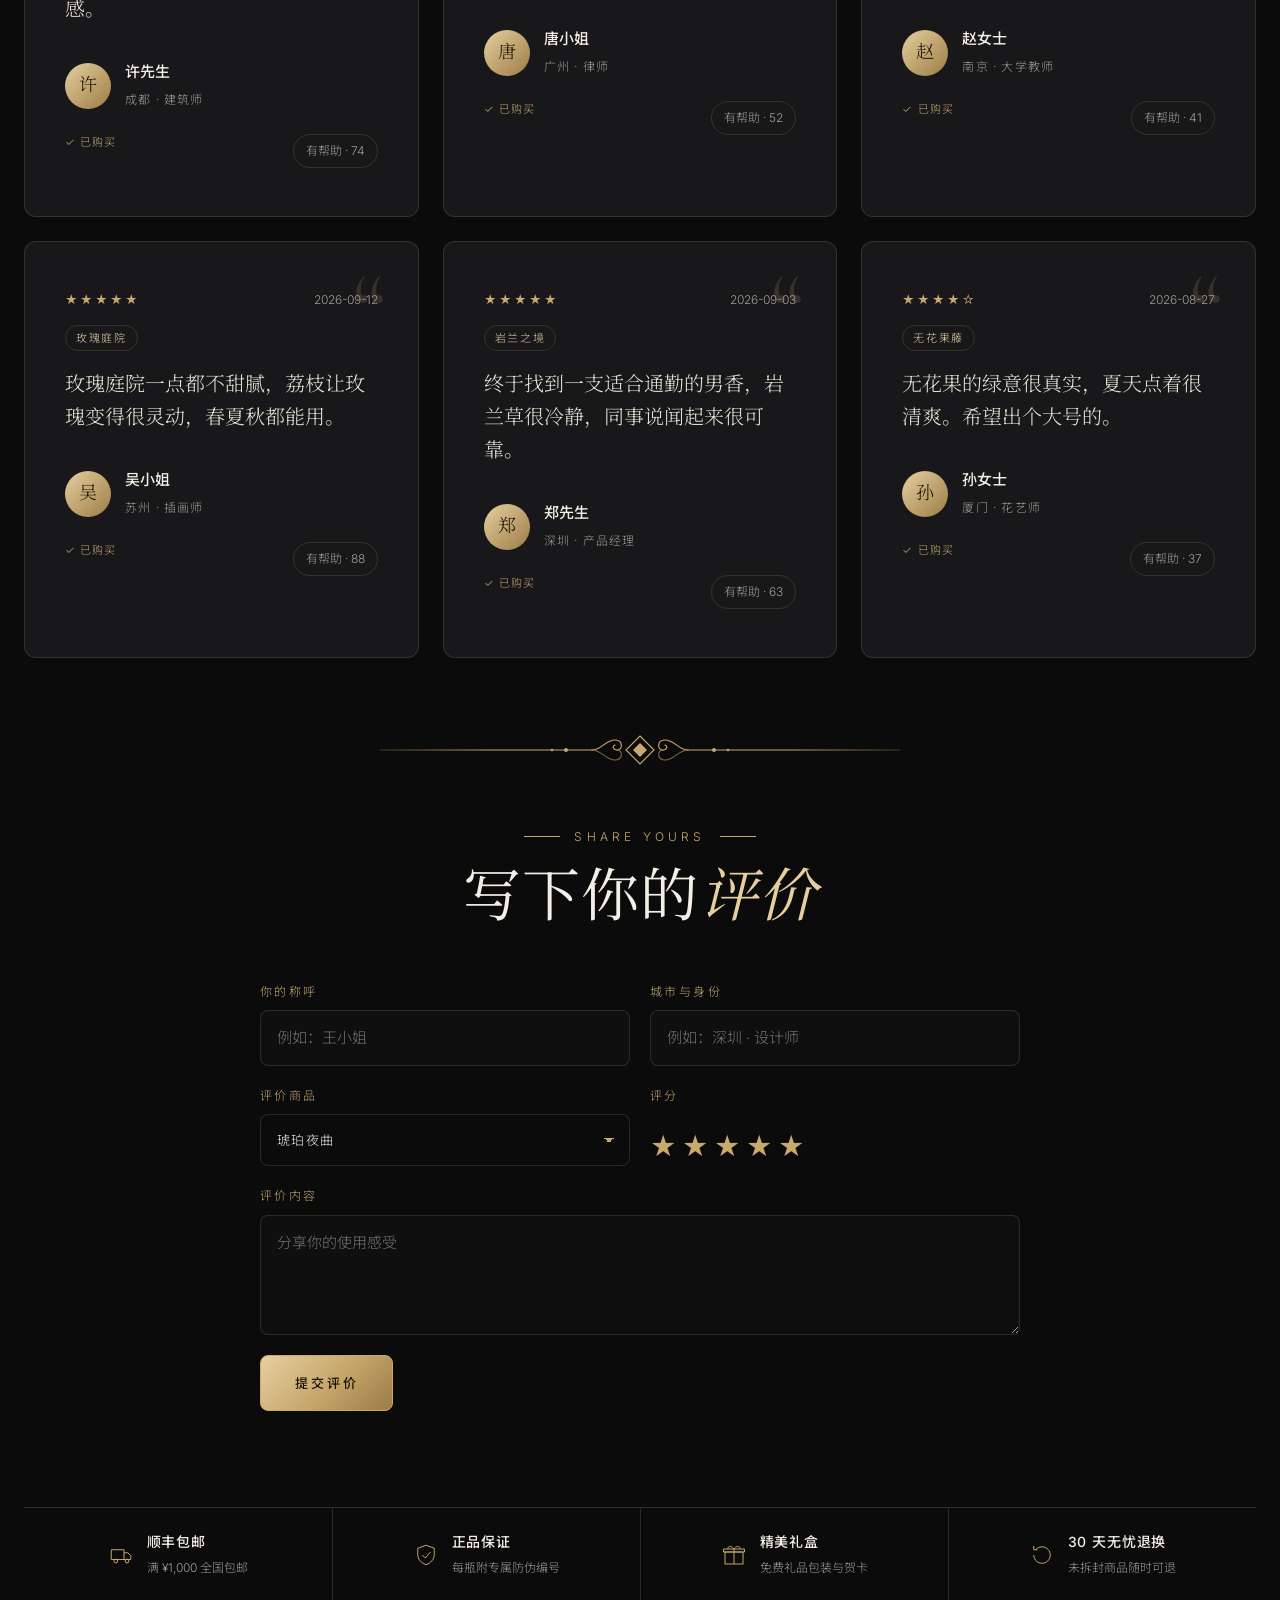
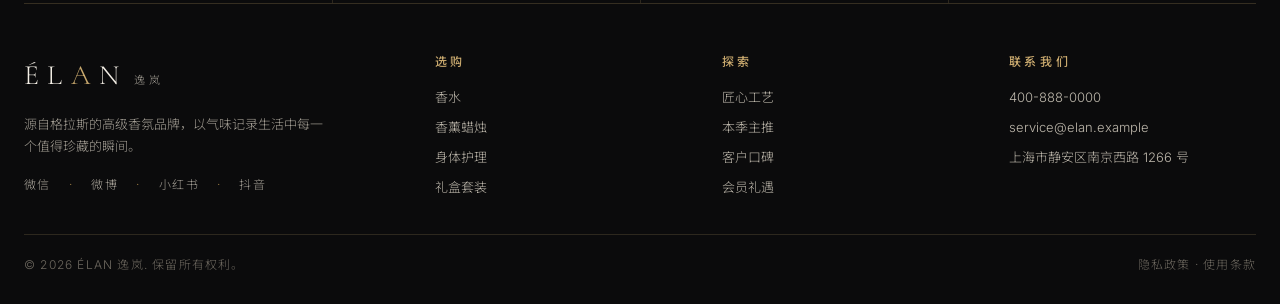
<file: reviews.html>
<!doctype html>
<html lang="zh-CN">
<head>
  <meta charset="utf-8" />
  <meta name="viewport" content="width=device-width, initial-scale=1" />
  <title>客户口碑 · ÉLAN 逸岚</title>
  <link rel="preconnect" href="https://fonts.googleapis.com" />
  <link rel="preconnect" href="https://fonts.gstatic.com" crossorigin />
  <link href="https://fonts.googleapis.com/css2?family=Cormorant+Garamond:ital,wght@0,300;0,400;0,500;1,300;1,400&family=Inter:wght@300;400;500&family=Noto+Sans+SC:wght@300;400;500&family=Noto+Serif+SC:wght@300;400;500&display=swap" rel="stylesheet" />
  <link rel="stylesheet" href="assets/styles.css" />
</head>
<body>
  <div id="site-header"></div>

  <main>
    <section class="page-hero">
      <div class="container">
        <nav class="breadcrumb" aria-label="面包屑"><a href="index.html">首页</a><span>/</span>客户口碑</nav>
        <span class="eyebrow eyebrow-center">Testimonials</span>
        <h1 class="section-title">他们<em>这样说</em></h1>
        <p class="section-lead">来自全球 120 万会员的真实评价。</p>
        <div class="divider-gem" aria-hidden="true"><span></span></div>
      </div>
    </section>
    <section class="tight">
      <div class="container">
        <div class="rating-summary reveal">
          <div class="big-score"><b>4.9</b><div class="stars" style="font-size:16px;margin:10px 0 6px">★★★★★</div><span>基于 9,042 条评价</span></div>
          <div class="bars" id="bars"></div>
        </div>
        <div class="toolbar" style="margin-top:60px">
          <div class="filters" id="revFilters">
            <button class="filter active" data-filter="all">全部</button>
            <button class="filter" data-filter="fragrance">香水</button>
            <button class="filter" data-filter="home">香薰蜡烛</button>
            <button class="filter" data-filter="care">身体护理</button>
            <button class="filter" data-filter="gift">礼盒套装</button>
          </div>
          <select class="select" id="revSort" aria-label="排序"><option value="new">最新发布</option><option value="helpful">最有帮助</option></select>
        </div>
        <div class="reviews-list" id="list"></div>
      </div>
    </section>

    <section style="padding-top:0">
      <div class="container">
        <div class="divider-ornate" aria-hidden="true"><svg><use href="#flourish"/></svg></div>
        <div style="text-align:center"><span class="eyebrow eyebrow-center">Share Yours</span><h2 class="section-title">写下你的<em>评价</em></h2></div>
        <form class="review-form" id="reviewForm">
          <div class="field"><label for="rvName">你的称呼</label><input class="input" id="rvName" required placeholder="例如：王小姐" /></div>
          <div class="field"><label for="rvCity">城市与身份</label><input class="input" id="rvCity" placeholder="例如：深圳 · 设计师" /></div>
          <div class="field"><label for="rvProduct">评价商品</label><select class="select" id="rvProduct" style="padding:14px 40px 14px 16px"></select></div>
          <div class="field"><label>评分</label><div class="star-input" id="stars"></div></div>
          <div class="field full"><label for="rvText">评价内容</label><textarea class="textarea" id="rvText" required placeholder="分享你的使用感受"></textarea></div>
          <div class="full"><button class="btn btn-primary" type="submit">提交评价</button></div>
        </form>
      </div>
    </section>
  </main>

  <div id="site-footer"></div>

  <script src="assets/core.js"></script>
  <script>
    const REVIEWS = [
      { n: "林小姐", c: "上海 · 品牌设计师", p: "ambre", r: 5, d: "2026-10-08", h: 128, t: "琥珀夜曲是我用过最有层次感的香水，从清晨到夜晚，每个阶段都有不同的惊喜。" },
      { n: "陈先生", c: "北京 · 企业主", p: "giftset", r: 5, d: "2026-10-05", h: 96, t: "包装的仪式感太强了，打开盒子的那一刻就知道是用心之作。送礼再合适不过。" },
      { n: "周女士", c: "杭州 · 生活方式博主", p: "bois", r: 5, d: "2026-10-02", h: 210, t: "松林篝火蜡烛让整个客厅都有了温度，朋友来家里都会问是什么味道。" },
      { n: "许先生", c: "成都 · 建筑师", p: "oud", r: 5, d: "2026-09-28", h: 74, t: "沉香的品质非常正，不是那种刺鼻的合成木香。限量编号也很有收藏感。" },
      { n: "唐小姐", c: "广州 · 律师", p: "the", r: 4, d: "2026-09-21", h: 52, t: "白茶晨雾很适合上班用，干净不打扰人。留香再久一点就完美了。" },
      { n: "赵女士", c: "南京 · 大学教师", p: "iris", r: 5, d: "2026-09-18", h: 41, t: "身体乳质地很细腻，吸收快，鸢尾的粉感香气淡淡的很高级。" },
      { n: "吴小姐", c: "苏州 · 插画师", p: "rose", r: 5, d: "2026-09-12", h: 88, t: "玫瑰庭院一点都不甜腻，荔枝让玫瑰变得很灵动，春夏秋都能用。" },
      { n: "郑先生", c: "深圳 · 产品经理", p: "vetiver", r: 5, d: "2026-09-03", h: 63, t: "终于找到一支适合通勤的男香，岩兰草很冷静，同事说闻起来很可靠。" },
      { n: "孙女士", c: "厦门 · 花艺师", p: "figue", r: 4, d: "2026-08-27", h: 37, t: "无花果的绿意很真实，夏天点着很清爽。希望出个大号的。" },
    ].map((x, i) => ({ ...x, id: i, on: false }));
    // 评分分布
    const dist = [[5, 86], [4, 10], [3, 3], [2, 1], [1, 0]];
    document.getElementById("bars").innerHTML = dist.map(([s, pct]) => `<div class="bar"><span>${s} 星</span><div class="track"><i style="width:${pct}%"></i></div><span>${pct}%</span></div>`).join("");

    let cat = "all", sort = "new";
    const list = document.getElementById("list");
    function render() {
      let items = REVIEWS.filter((r) => cat === "all" || findProduct(r.p).cat === cat);
      items = [...items].sort((a, b) => sort === "helpful" ? b.h - a.h : b.d.localeCompare(a.d));
      list.innerHTML = items.length ? items.map((r) => `
        <blockquote class="quote reveal">
          <div class="meta"><span class="stars">${"★".repeat(r.r)}${"☆".repeat(5 - r.r)}</span><span>${r.d}</span></div>
          <a class="product-tag" href="product.html?id=${r.p}">${findProduct(r.p).name}</a>
          <p>${esc(r.t)}</p>
          <footer><div class="avatar">${esc(r.n[0])}</div><div><strong>${esc(r.n)}</strong><span>${esc(r.c)}</span></div></footer>
          <div class="meta" style="margin-top:4px"><span class="verified">✓ 已购买</span><button class="helpful${r.on ? " on" : ""}" data-help="${r.id}">有帮助 · ${r.h}</button></div>
        </blockquote>`).join("") : `<div class="empty" style="grid-column:1/-1"><h3>这个分类还没有评价</h3><p>成为第一个分享感受的人吧。</p></div>`;
      document.querySelectorAll("#revFilters .filter").forEach((b) => b.classList.toggle("active", b.dataset.filter === cat));
      observeReveal(list);
    }
    document.getElementById("revFilters").addEventListener("click", (e) => { const b = e.target.closest(".filter"); if (b) { cat = b.dataset.filter; render(); } });
    document.getElementById("revSort").addEventListener("change", (e) => { sort = e.target.value; render(); });
    list.addEventListener("click", (e) => {
      const b = e.target.closest("[data-help]"); if (!b) return;
      const r = REVIEWS[+b.dataset.help]; r.on = !r.on; r.h += r.on ? 1 : -1; render();
    });

    // 写评价
    let rating = 5;
    const stars = document.getElementById("stars");
    const drawStars = () => { stars.innerHTML = [1, 2, 3, 4, 5].map((i) => `<button type="button" data-star="${i}" class="${i <= rating ? "on" : ""}" aria-label="${i} 星">★</button>`).join(""); };
    stars.addEventListener("click", (e) => { const b = e.target.closest("[data-star]"); if (b) { rating = +b.dataset.star; drawStars(); } });
    drawStars();
    document.getElementById("rvProduct").innerHTML = PRODUCTS.map((p) => `<option value="${p.id}">${p.name}</option>`).join("");
    document.getElementById("reviewForm").addEventListener("submit", (e) => {
      e.preventDefault();
      const today = new Date().toISOString().slice(0, 10);
      REVIEWS.unshift({ id: REVIEWS.length, n: rvName.value.trim(), c: rvCity.value.trim() || "逸岚会员", p: rvProduct.value, r: rating, d: today, h: 0, t: rvText.value.trim(), on: false });
      REVIEWS.forEach((r, i) => (r.id = i));
      cat = "all"; sort = "new"; document.getElementById("revSort").value = "new";
      e.target.reset(); rating = 5; drawStars(); render();
      showToast("感谢你的评价，已发布在列表顶部");
      list.scrollIntoView({ behavior: "smooth", block: "start" });
    });
    render();
  </script>
</body>
</html>
</file>
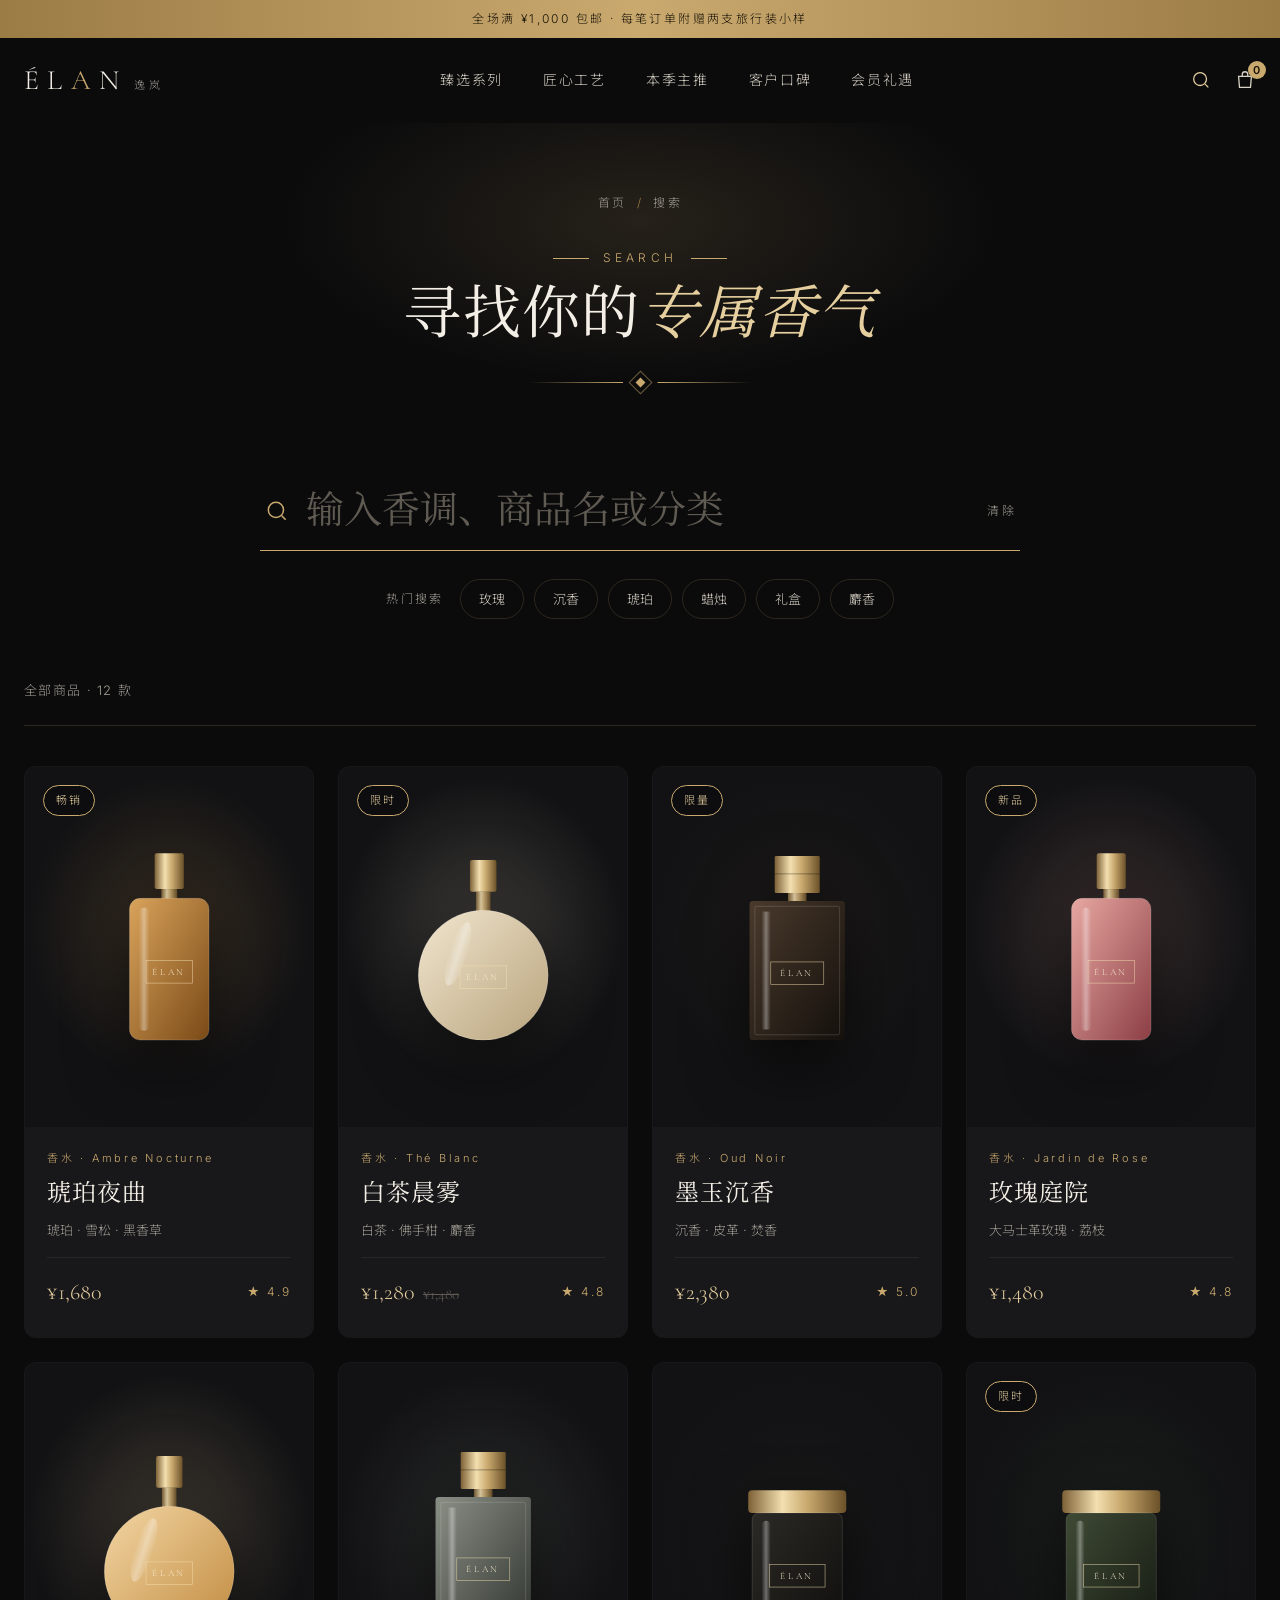
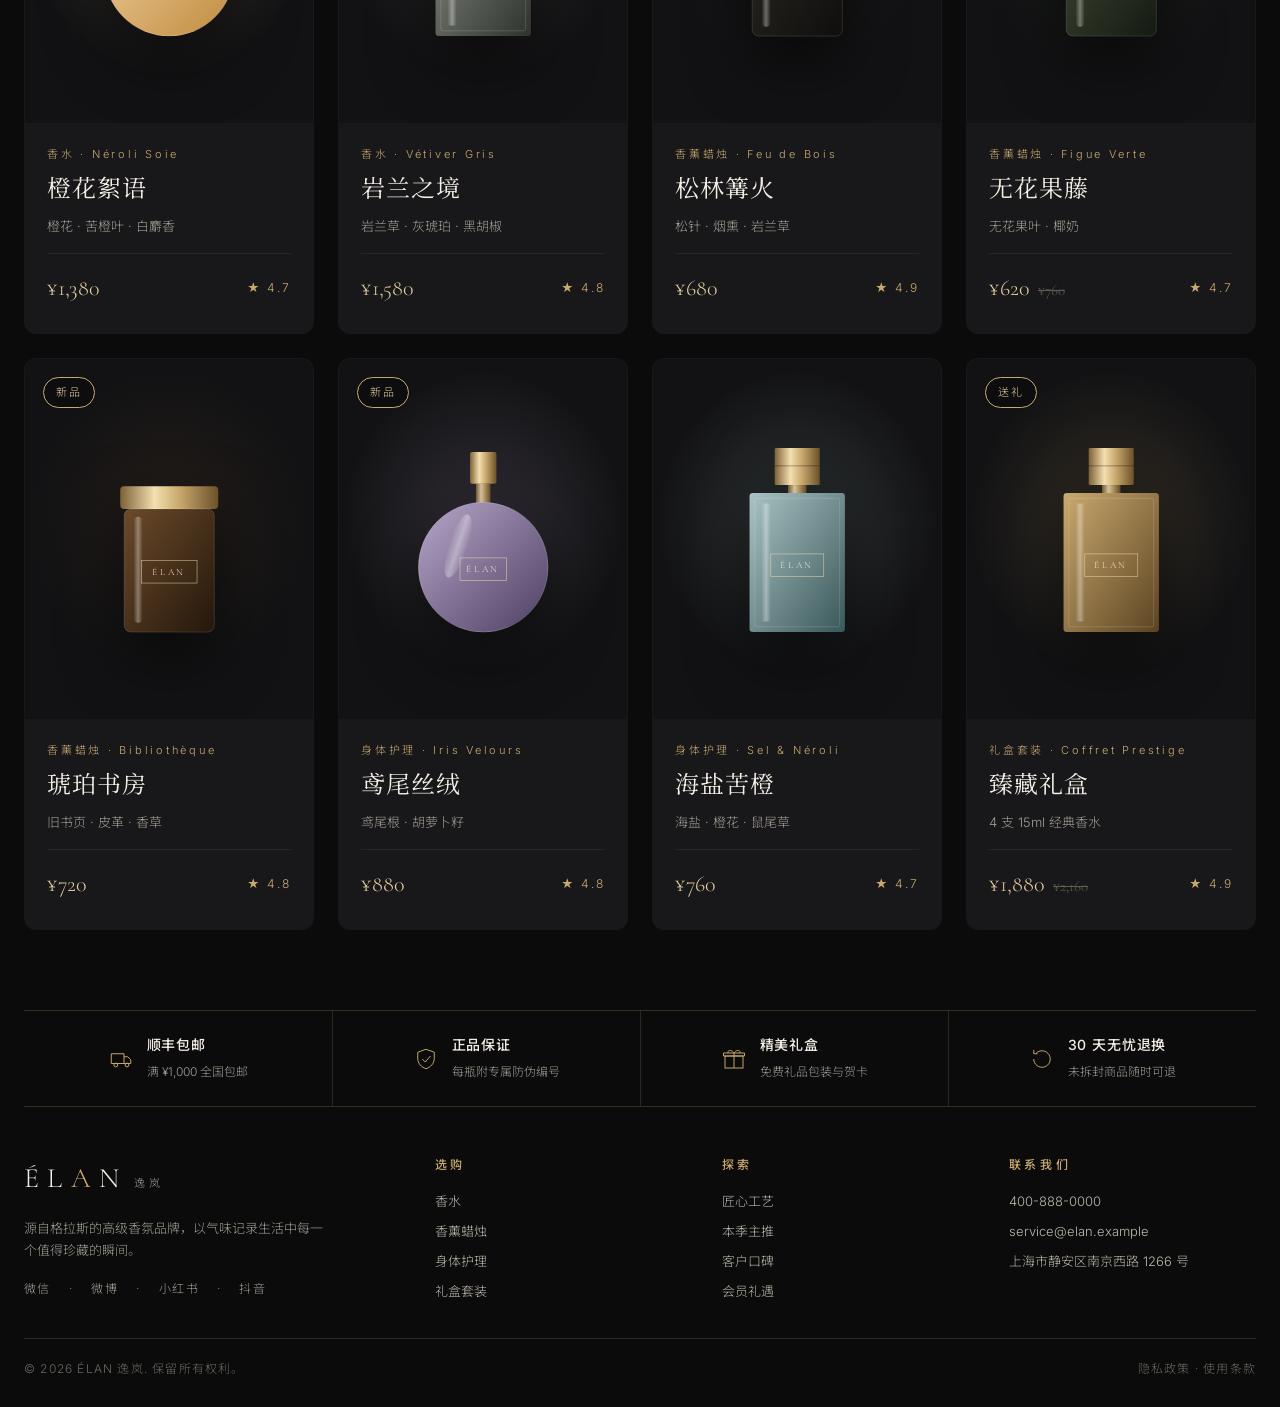
<file: search.html>
<!doctype html>
<html lang="zh-CN">
<head>
  <meta charset="utf-8" />
  <meta name="viewport" content="width=device-width, initial-scale=1" />
  <title>搜索 · ÉLAN 逸岚</title>
  <link rel="preconnect" href="https://fonts.googleapis.com" />
  <link rel="preconnect" href="https://fonts.gstatic.com" crossorigin />
  <link href="https://fonts.googleapis.com/css2?family=Cormorant+Garamond:ital,wght@0,300;0,400;0,500;1,300;1,400&family=Inter:wght@300;400;500&family=Noto+Sans+SC:wght@300;400;500&family=Noto+Serif+SC:wght@300;400;500&display=swap" rel="stylesheet" />
  <link rel="stylesheet" href="assets/styles.css" />
</head>
<body>
  <div id="site-header"></div>

  <main>
    <section class="page-hero">
      <div class="container">
        <nav class="breadcrumb" aria-label="面包屑"><a href="index.html">首页</a><span>/</span>搜索</nav>
        <span class="eyebrow eyebrow-center">Search</span>
        <h1 class="section-title">寻找你的<em>专属香气</em></h1>
        
        <div class="divider-gem" aria-hidden="true"><span></span></div>
      </div>
    </section>
    <section class="tight" style="padding-top:20px">
      <div class="container">
        <form class="search-box" id="searchForm" role="search">
          <svg viewBox="0 0 24 24" fill="none" stroke="currentColor" stroke-width="1.4"><circle cx="11" cy="11" r="7"/><path d="m20 20-3.5-3.5"/></svg>
          <input id="q" type="search" autocomplete="off" placeholder="输入香调、商品名或分类" aria-label="搜索" />
          <button type="button" id="clear">清除</button>
        </form>
        <div class="hot">
          <span>热门搜索</span>
          <button class="chip" data-q="玫瑰">玫瑰</button><button class="chip" data-q="沉香">沉香</button><button class="chip" data-q="琥珀">琥珀</button>
          <button class="chip" data-q="蜡烛">蜡烛</button><button class="chip" data-q="礼盒">礼盒</button><button class="chip" data-q="麝香">麝香</button>
        </div>
        <div class="toolbar" style="margin-top:60px"><span class="count" id="count"></span></div>
        <div class="products" id="grid"></div>
        <div class="empty" id="empty" hidden><h3>没有找到相关商品</h3><p>换个关键词试试，比如“玫瑰”“木质”或“蜡烛”。</p><a href="collection.html" class="btn btn-ghost">浏览全部系列</a></div>
      </div>
    </section>
  </main>

  <div id="site-footer"></div>

  <script src="assets/core.js"></script>
  <script>
    const input = document.getElementById("q"), grid = document.getElementById("grid"), empty = document.getElementById("empty"), count = document.getElementById("count");
    const hay = (p) => [p.name, p.en, p.desc, p.catLabel, p.tag || "", ...p.notes, p.story].join(" ").toLowerCase();
    const hl = (text, q) => q ? esc(text).replace(new RegExp(q.replace(/[.*+?^${}()|[\]\\]/g, "\\$&"), "gi"), (m) => `<mark>${m}</mark>`) : esc(text);
    function run() {
      const q = input.value.trim();
      const terms = q.toLowerCase().split(/\s+/).filter(Boolean);
      const list = terms.length ? PRODUCTS.filter((p) => terms.every((t) => hay(p).includes(t))) : PRODUCTS;
      grid.innerHTML = list.map(productCard).join("");
      if (q) grid.querySelectorAll(".product").forEach((card, i) => {
        card.querySelector("h3 a").innerHTML = hl(list[i].name, q);
        card.querySelector(".desc").innerHTML = hl(list[i].desc, q);
      });
      empty.hidden = list.length > 0;
      count.textContent = q ? `“${q}” 共找到 ${list.length} 款商品` : `全部商品 · ${list.length} 款`;
      try { sessionStorage.setItem("elan-q", q); } catch {}
      observeReveal(grid);
    }
    input.addEventListener("input", run);
    document.getElementById("searchForm").addEventListener("submit", (e) => { e.preventDefault(); run(); });
    document.getElementById("clear").onclick = () => { input.value = ""; run(); input.focus(); };
    document.querySelectorAll("[data-q]").forEach((c) => c.onclick = () => { input.value = c.dataset.q; run(); });
    let start = qs("q");
    if (start === null) { try { start = sessionStorage.getItem("elan-q"); } catch {} }
    input.value = start || "";
    run();
    input.focus();
  </script>
</body>
</html>
</file>
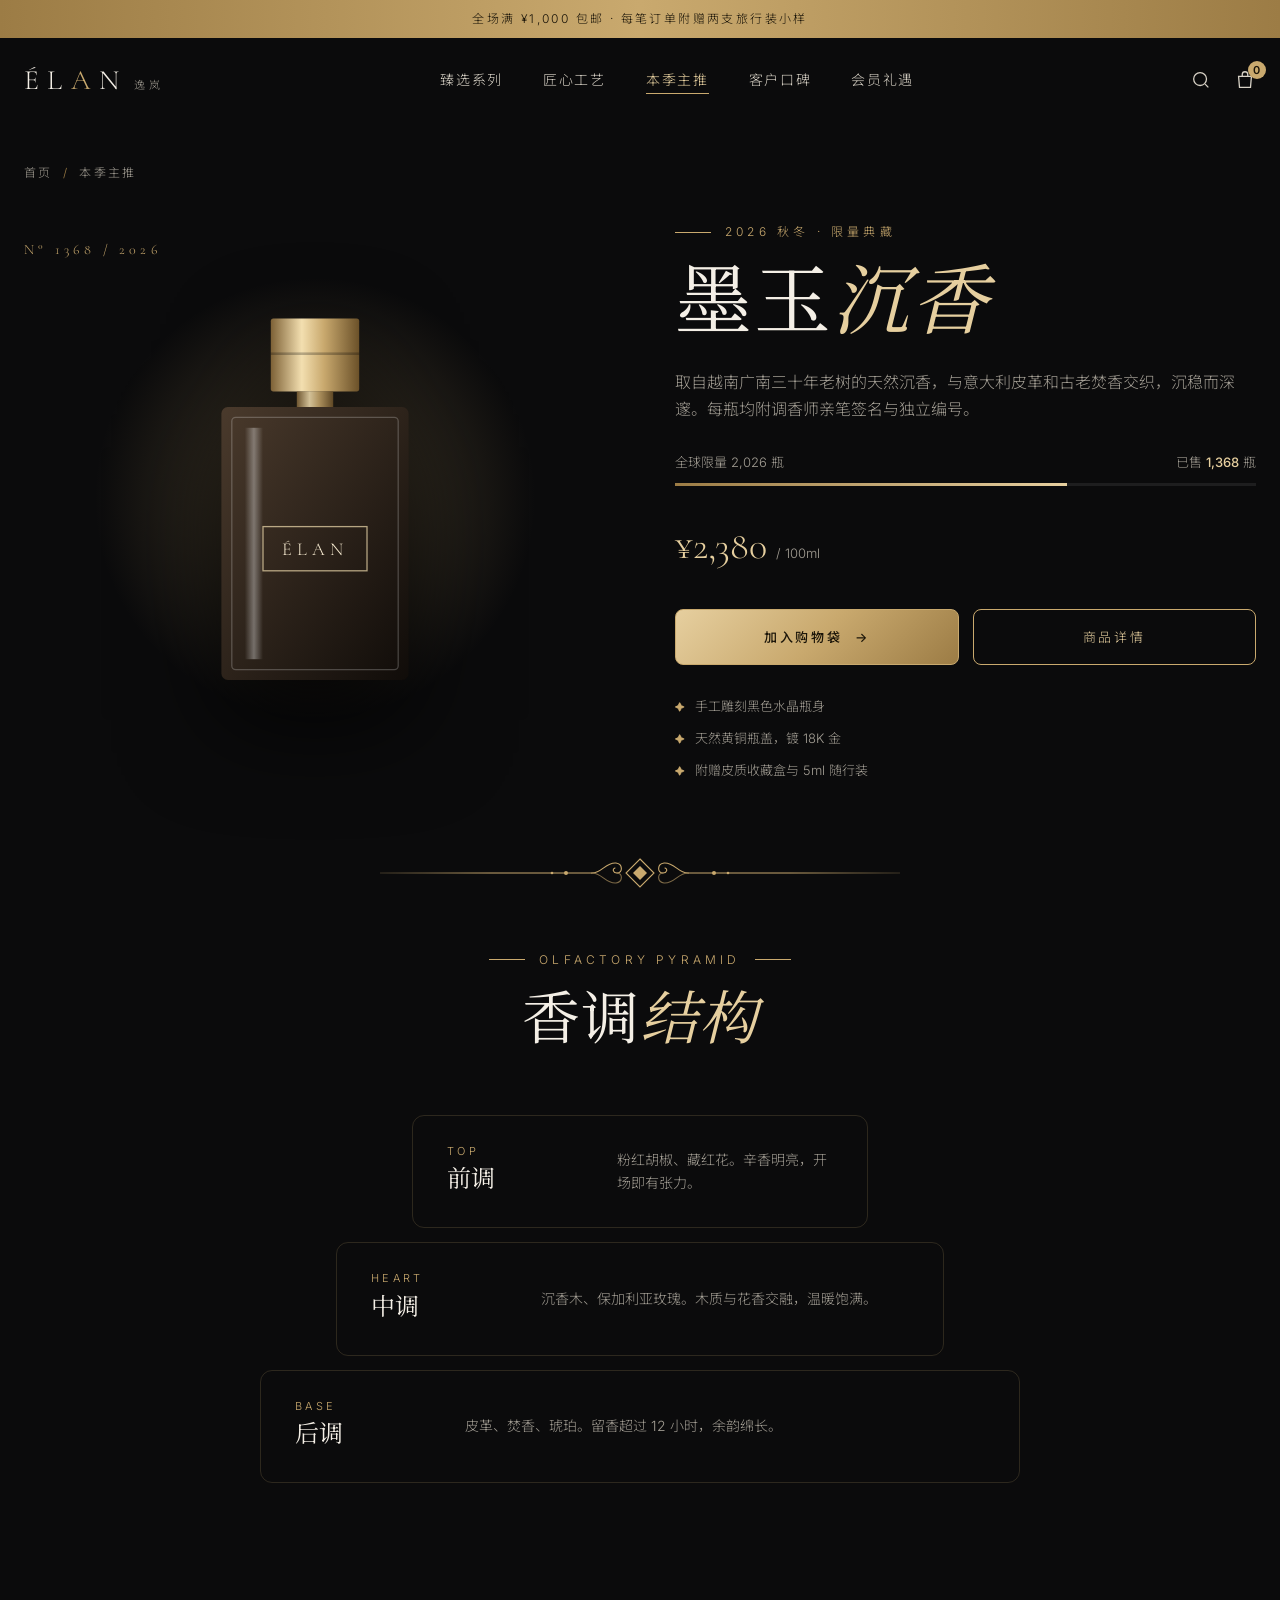
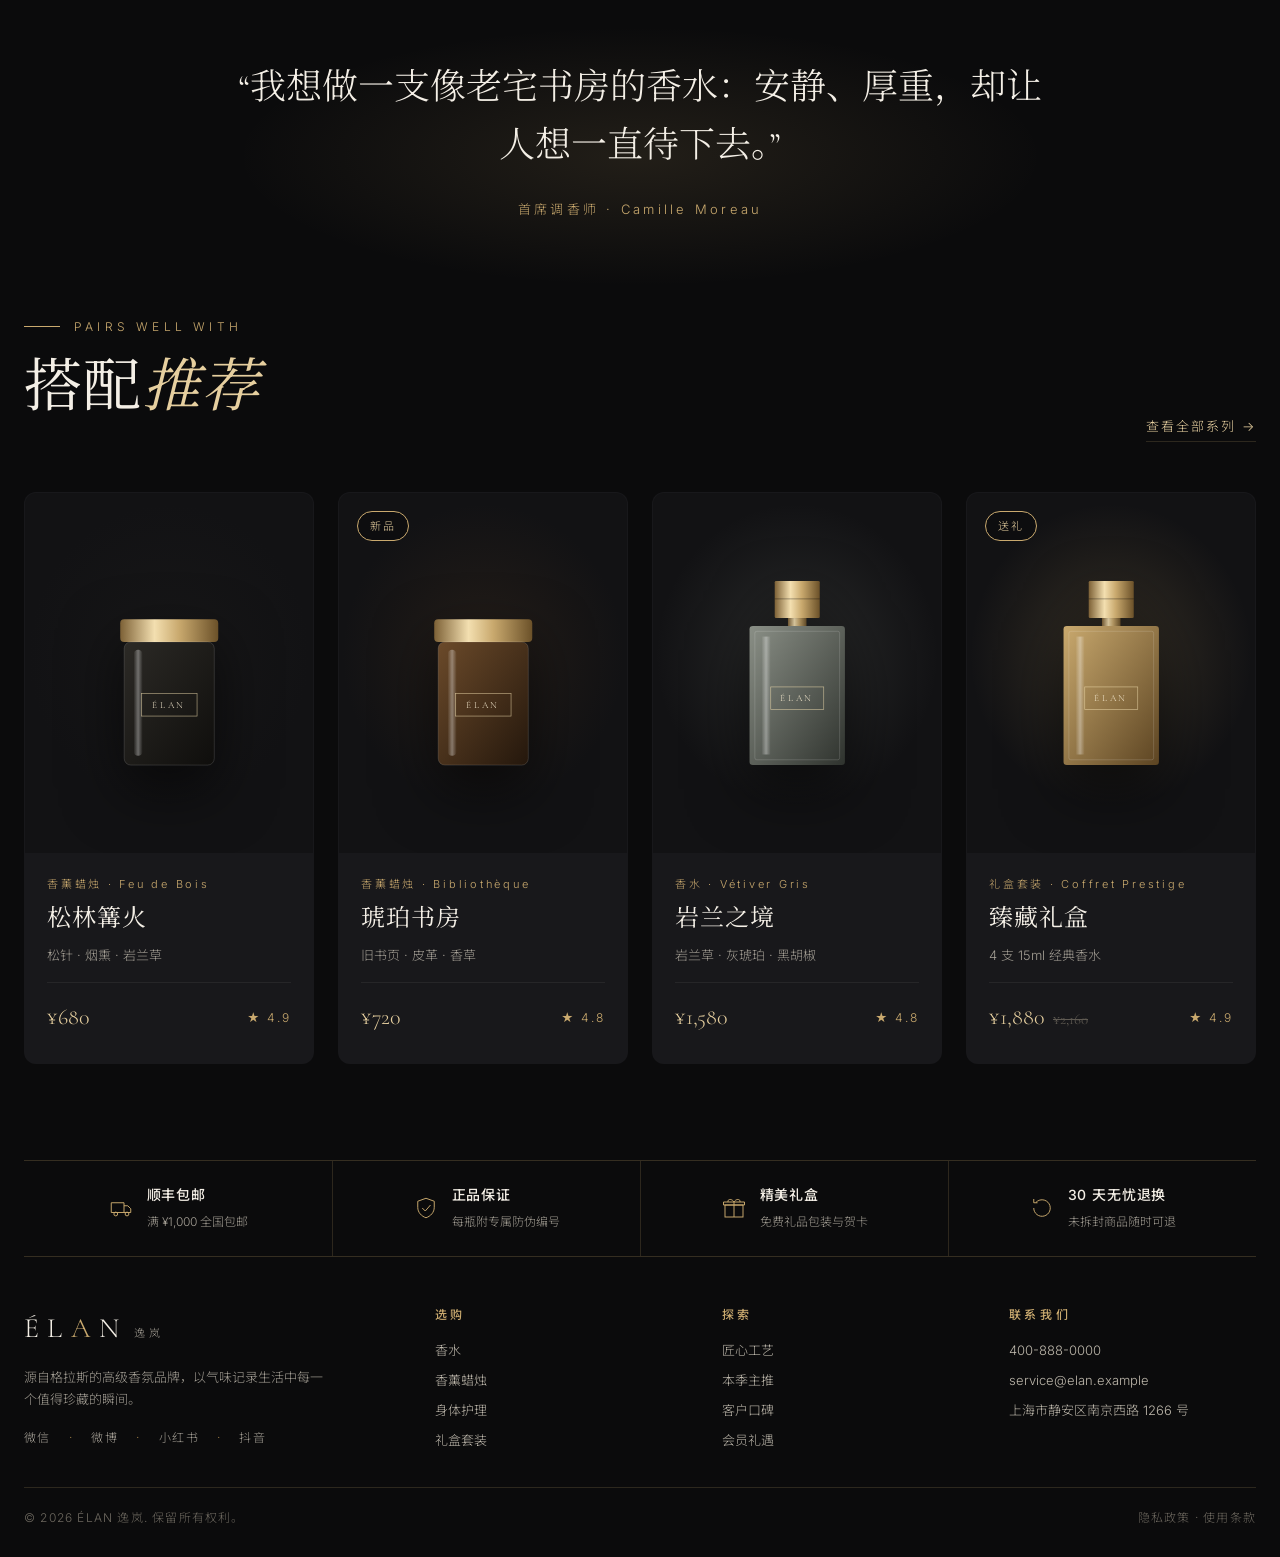
<file: spotlight.html>
<!doctype html>
<html lang="zh-CN">
<head>
  <meta charset="utf-8" />
  <meta name="viewport" content="width=device-width, initial-scale=1" />
  <title>本季主推 · ÉLAN 逸岚</title>
  <link rel="preconnect" href="https://fonts.googleapis.com" />
  <link rel="preconnect" href="https://fonts.gstatic.com" crossorigin />
  <link href="https://fonts.googleapis.com/css2?family=Cormorant+Garamond:ital,wght@0,300;0,400;0,500;1,300;1,400&family=Inter:wght@300;400;500&family=Noto+Sans+SC:wght@300;400;500&family=Noto+Serif+SC:wght@300;400;500&display=swap" rel="stylesheet" />
  <link rel="stylesheet" href="assets/styles.css" />
</head>
<body>
  <div id="site-header"></div>

  <main>
    <div class="container" style="padding-top:40px"><nav class="breadcrumb" aria-label="面包屑" style="margin:0"><a href="index.html">首页</a><span>/</span>本季主推</nav></div>
    <section class="tight" style="padding-top:30px">
      <div class="container edition">
        <div class="edition-visual">
          <span class="edition-no">N° 1368 / 2026</span>
          <div data-bottle="square,#4a3a2c,#100c09"></div>
        </div>
        <div>
          <span class="eyebrow">2026 秋冬 · 限量典藏</span>
          <h1 class="section-title" style="font-size:clamp(44px,6vw,80px)">墨玉<em>沉香</em></h1>
          <p class="section-lead">取自越南广南三十年老树的天然沉香，与意大利皮革和古老焚香交织，沉稳而深邃。每瓶均附调香师亲笔签名与独立编号。</p>
          <div class="stock">
            <div class="stock-row"><span>全球限量 2,026 瓶</span><span>已售 <b id="sold">1,368</b> 瓶</span></div>
            <div class="stock-bar"><i style="width:67.5%"></i></div>
          </div>
          <div class="price" style="font-size:38px">¥2,380 <span style="font-family:var(--sans);font-size:13px;color:var(--muted)">/ 100ml</span></div>
          <div class="buy-row">
            <button class="btn btn-primary" data-add="oud">加入购物袋 <span class="arrow">→</span></button>
            <a class="btn btn-ghost" href="product.html?id=oud">商品详情</a>
          </div>
          <ul class="assure"><li>手工雕刻黑色水晶瓶身</li><li>天然黄铜瓶盖，镀 18K 金</li><li>附赠皮质收藏盒与 5ml 随行装</li></ul>
        </div>
      </div>
    </section>

    <section style="padding-top:0">
      <div class="container" style="text-align:center">
        <div class="divider-ornate" aria-hidden="true"><svg><use href="#flourish"/></svg></div>
        <span class="eyebrow eyebrow-center">Olfactory Pyramid</span>
        <h2 class="section-title">香调<em>结构</em></h2>
        <div class="pyramid">
          <div class="tier reveal" style="--w:60%"><div><small>TOP</small><strong>前调</strong></div><p>粉红胡椒、藏红花。辛香明亮，开场即有张力。</p></div>
          <div class="tier reveal d1" style="--w:80%"><div><small>HEART</small><strong>中调</strong></div><p>沉香木、保加利亚玫瑰。木质与花香交融，温暖饱满。</p></div>
          <div class="tier reveal d2" style="--w:100%"><div><small>BASE</small><strong>后调</strong></div><p>皮革、焚香、琥珀。留香超过 12 小时，余韵绵长。</p></div>
        </div>
      </div>
    </section>

    <section class="cta">
      <div class="container pull-quote">
        <p class="reveal">“我想做一支像老宅书房的香水：安静、厚重，却让人想一直待下去。”</p>
        <cite class="reveal d1">首席调香师 · Camille Moreau</cite>
      </div>
    </section>

    <section style="padding-top:0">
      <div class="container">
        <div class="section-head" style="margin-bottom:50px"><div><span class="eyebrow">Pairs Well With</span><h2 class="section-title">搭配<em>推荐</em></h2></div><a href="collection.html" class="text-link">查看全部系列 →</a></div>
        <div class="products" id="pairs"></div>
      </div>
    </section>
  </main>

  <div id="site-footer"></div>

  <script src="assets/core.js"></script>
  <script>
    document.getElementById("pairs").innerHTML = ["bois", "ambrecandle", "vetiver", "giftset"].map((id) => productCard(findProduct(id))).join("");
  </script>
</body>
</html>
</file>
<file: assets/styles.css>
/* =========================================================
   ÉLAN 逸岚 — 高端产品展示模板
   配色：曜石黑 + 香槟金 + 象牙白
   修改下方 :root 变量即可整体换色
   ========================================================= */
:root {
  --bg: #0b0b0c;
  --bg-soft: #131315;
  --bg-card: #18181b;
  --line: rgba(201, 169, 110, 0.18);
  --gold: #c9a96e;
  --gold-light: #e6cf9f;
  --gold-deep: #9c7c45;
  --ivory: #f4efe6;
  --muted: #a39e94;
  --serif: "Cormorant Garamond", "Noto Serif SC", "Songti SC", serif;
  --sans: "Inter", "Noto Sans SC", "PingFang SC", "Microsoft YaHei", sans-serif;
  --radius: 4px;
  --max: 1240px;
  --ease: cubic-bezier(0.22, 0.61, 0.36, 1);
}

*,
*::before,
*::after { box-sizing: border-box; margin: 0; padding: 0; }

html { scroll-behavior: smooth; }

body {
  background: var(--bg);
  color: var(--ivory);
  font-family: var(--sans);
  font-weight: 300;
  line-height: 1.7;
  -webkit-font-smoothing: antialiased;
  overflow-x: hidden;
}

img, svg { display: block; max-width: 100%; }
a { color: inherit; text-decoration: none; }
button { font: inherit; color: inherit; background: none; border: 0; cursor: pointer; }

.container { width: min(var(--max), 100% - 48px); margin-inline: auto; }

.eyebrow {
  display: inline-flex;
  align-items: center;
  gap: 14px;
  font-size: 12px;
  letter-spacing: 0.35em;
  text-transform: uppercase;
  color: var(--gold);
}
.eyebrow::before { content: ""; width: 36px; height: 1px; background: var(--gold); }

.section-title {
  font-family: var(--serif);
  font-weight: 400;
  font-size: clamp(34px, 5vw, 58px);
  line-height: 1.15;
  letter-spacing: 0.02em;
  margin: 18px 0 20px;
}
.section-title em { font-style: italic; color: var(--gold-light); }
.section-lead { color: var(--muted); max-width: 560px; font-size: 16px; }

.btn {
  display: inline-flex;
  align-items: center;
  gap: 12px;
  padding: 16px 34px;
  font-size: 13px;
  letter-spacing: 0.22em;
  text-transform: uppercase;
  border: 1px solid var(--gold);
  transition: all 0.4s var(--ease);
}
.btn-primary {
  background: linear-gradient(135deg, var(--gold-light), var(--gold) 50%, var(--gold-deep));
  color: #1a1408;
  font-weight: 500;
}
.btn-primary:hover { box-shadow: 0 12px 40px -10px rgba(201, 169, 110, 0.6); transform: translateY(-2px); }
.btn-ghost { color: var(--gold-light); }
.btn-ghost:hover { background: rgba(201, 169, 110, 0.08); }
.btn .arrow { transition: transform 0.4s var(--ease); }
.btn:hover .arrow { transform: translateX(4px); }

/* ---------- 顶部公告 & 导航 ---------- */
.announce {
  background: linear-gradient(90deg, var(--gold-deep), var(--gold), var(--gold-deep));
  color: #1a1408;
  text-align: center;
  font-size: 12px;
  letter-spacing: 0.2em;
  padding: 9px 16px;
}

.nav {
  position: sticky;
  top: 0;
  z-index: 50;
  transition: background 0.4s, border-color 0.4s;
  border-bottom: 1px solid transparent;
}
.nav.scrolled {
  background: rgba(11, 11, 12, 0.82);
  backdrop-filter: blur(14px);
  border-color: var(--line);
}
.nav-inner { display: flex; align-items: center; justify-content: space-between; height: 84px; }
.logo { font-family: var(--serif); font-size: 28px; letter-spacing: 0.3em; }
.logo span { color: var(--gold); }
.logo small { font-family: var(--sans); font-size: 11px; letter-spacing: 0.4em; color: var(--muted); margin-left: 6px; }
.nav-links { display: flex; gap: 40px; list-style: none; font-size: 14px; letter-spacing: 0.12em; }
.nav-links a { position: relative; color: #d8d2c6; transition: color 0.3s; }
.nav-links a::after {
  content: ""; position: absolute; left: 0; bottom: -6px; width: 0; height: 1px;
  background: var(--gold); transition: width 0.4s var(--ease);
}
.nav-links a:hover { color: var(--gold-light); }
.nav-links a:hover::after { width: 100%; }
.nav-actions { display: flex; align-items: center; gap: 22px; }
.icon-btn { position: relative; width: 22px; height: 22px; color: #d8d2c6; transition: color 0.3s; }
.icon-btn:hover { color: var(--gold-light); }
.cart-count {
  position: absolute; top: -8px; right: -10px; min-width: 18px; height: 18px;
  padding: 0 4px; border-radius: 9px; background: var(--gold); color: #1a1408;
  font-size: 11px; font-weight: 600; display: grid; place-items: center;
  transition: transform 0.3s var(--ease);
}
.cart-count.bump { transform: scale(1.35); }
.menu-toggle { display: none; }

/* ---------- Hero：展台式开场 ---------- */
.hero { position: relative; overflow: hidden; padding: 56px 0 0; text-align: center; }
.hero::before {
  content: ""; position: absolute; inset: 0;
  background:
    radial-gradient(50% 55% at 50% 42%, rgba(201, 169, 110, 0.26), transparent 70%);
}
.hero-word {
  position: absolute; left: 50%; top: 40px; transform: translateX(-50%);
  font-family: var(--serif); font-weight: 300; font-size: clamp(120px, 26vw, 420px);
  line-height: 0.9; letter-spacing: 0.08em; white-space: nowrap; pointer-events: none;
  background: linear-gradient(180deg, rgba(230, 207, 159, 0.22), rgba(201, 169, 110, 0.02) 80%);
  -webkit-background-clip: text; background-clip: text; color: transparent;
}
.hero-inner { position: relative; display: flex; flex-direction: column; align-items: center; }
.eyebrow-center::after { content: ""; width: 36px; height: 1px; background: var(--gold); }
.hero-stage {
  position: relative; display: flex; align-items: flex-end; justify-content: center;
  gap: clamp(8px, 2.4vw, 36px); width: 100%; max-width: 900px;
  height: clamp(240px, 34vw, 420px); margin: 30px 0 8px; padding-bottom: 34px;
}
.stage-item { position: relative; z-index: 1; filter: drop-shadow(0 30px 30px rgba(0, 0, 0, 0.7)); transition: transform 0.6s var(--ease); }
.stage-item:hover { transform: translateY(-10px); }
.s-hero { width: 22%; animation: float 7s ease-in-out infinite; }
.s-mid { width: 15%; opacity: 0.92; }
.s-far { width: 11%; opacity: 0.7; }
.stage-floor {
  position: absolute; left: 0; right: 0; bottom: 0; height: 37px;
  background: radial-gradient(50% 100% at 50% 0%, rgba(201, 169, 110, 0.32), transparent 80%);
  border-top: 1px solid rgba(201, 169, 110, 0.35);
}
.hero h1 {
  font-family: var(--serif); font-weight: 400; font-size: clamp(36px, 5.4vw, 74px);
  line-height: 1.15; letter-spacing: 0.12em; margin: 26px 0 18px; text-wrap: balance;
}
.hero h1 .dot { color: var(--gold); margin: 0 0.3em; }
.hero h1 em { font-style: normal; background: linear-gradient(120deg, var(--gold-light), var(--gold-deep)); -webkit-background-clip: text; background-clip: text; color: transparent; }
.hero p { color: var(--muted); font-size: 16px; max-width: 520px; margin: 0 auto 38px; }
.hero-cta { display: flex; flex-wrap: wrap; gap: 18px; justify-content: center; }
.hero-bar {
  position: relative; display: grid; grid-template-columns: repeat(4, 1fr);
  margin-top: 72px; border-top: 1px solid var(--line);
}
.hero-bar div { padding: 30px 12px; display: flex; flex-direction: column; gap: 4px; }
.hero-bar div + div { border-left: 1px solid var(--line); }
.hero-bar strong { font-family: var(--serif); font-weight: 400; font-size: 30px; color: var(--gold-light); line-height: 1; }
.hero-bar span { font-size: 12px; letter-spacing: 0.18em; color: var(--muted); }

.rise { animation: rise 1.1s var(--ease) both; }
.rise.r1 { animation-delay: 0.1s; } .rise.r2 { animation-delay: 0.25s; } .rise.r3 { animation-delay: 0.4s; } .rise.r4 { animation-delay: 0.55s; }
@keyframes rise { from { opacity: 0; transform: translateY(30px); } }
@keyframes float { 50% { transform: translateY(-14px); } }

/* ---------- 分割线 ---------- */
.divider-ornate { display: flex; justify-content: center; color: var(--gold); margin-bottom: 48px; }
.divider-ornate svg {
  width: min(600px, 100%); height: 40px;
  -webkit-mask-image: linear-gradient(90deg, transparent, #000 25%, #000 75%, transparent);
  mask-image: linear-gradient(90deg, transparent, #000 25%, #000 75%, transparent);
}
.divider-gem { display: flex; align-items: center; justify-content: center; gap: 14px; margin: 4px auto 26px; width: 220px; }
.divider-gem::before, .divider-gem::after { content: ""; flex: 1; height: 1px; background: linear-gradient(90deg, transparent, var(--gold)); }
.divider-gem::after { transform: scaleX(-1); }
.divider-gem span { width: 7px; height: 7px; background: var(--gold); transform: rotate(45deg); box-shadow: 0 0 0 4px var(--bg), 0 0 0 5px rgba(201, 169, 110, 0.5); }
.divider-gem.left { margin: 8px 0 22px; width: 180px; }
.divider-gem.left::before { display: none; }
.divider-gem.left span { box-shadow: 0 0 0 4px #17140f, 0 0 0 5px rgba(201, 169, 110, 0.5); }
.footer .divider-ornate { margin-bottom: 48px; }

/* ---------- 荣誉奖项条 ---------- */
.honors {
  position: relative; padding: 40px 0 20px;
}
.honors-title {
  display: flex; align-items: center; justify-content: center; gap: 18px; margin-bottom: 36px;
  font-size: 12px; letter-spacing: 0.5em; color: var(--gold);
}
.honors-title::before, .honors-title::after { content: ""; width: 60px; height: 1px; background: linear-gradient(90deg, transparent, var(--gold)); }
.honors-title::after { transform: scaleX(-1); }
.honors-grid { list-style: none; display: grid; grid-template-columns: repeat(4, 1fr); }
.honors-grid li {
  display: flex; align-items: center; justify-content: center; gap: 10px; padding: 6px 12px; text-align: center;
  transition: transform 0.5s var(--ease);
}
.honors-grid li + li { border-left: 1px solid var(--line); }
.honors-grid li:hover { transform: translateY(-4px); }
.honors-grid li:hover .laurel { color: var(--gold-light); }
.laurel { width: 26px; height: 52px; flex-shrink: 0; color: var(--gold); opacity: 0.85; transition: color 0.4s; }
.laurel.flip { transform: scaleX(-1); }
.honors-grid small { display: block; font-family: var(--serif); font-size: 13px; letter-spacing: 0.3em; color: var(--gold); }
.honors-grid strong { display: block; font-family: var(--serif); font-weight: 500; font-size: 19px; letter-spacing: 0.12em; color: var(--ivory); margin: 2px 0; }
.honors-grid span { display: block; font-size: 12px; letter-spacing: 0.1em; color: var(--muted); }

/* ---------- 通用 section ---------- */
section { padding: 88px 0; scroll-margin-top: 100px; }
.section-head { display: flex; justify-content: space-between; align-items: flex-end; gap: 40px; margin-bottom: 48px; flex-wrap: wrap; }

/* ---------- 产品 ---------- */
.filters { display: flex; gap: 8px; flex-wrap: wrap; }
.filter {
  padding: 10px 22px; font-size: 13px; letter-spacing: 0.15em;
  border: 1px solid var(--line); color: var(--muted); transition: all 0.3s;
}
.filter:hover, .filter.active { border-color: var(--gold); color: var(--gold-light); background: rgba(201, 169, 110, 0.06); }

.products { display: grid; grid-template-columns: repeat(4, 1fr); gap: 24px; }
.product {
  position: relative; background: var(--bg-card); border: 1px solid transparent;
  transition: border-color 0.5s, transform 0.5s var(--ease), opacity 0.4s;
}
.product:hover { border-color: var(--line); transform: translateY(-6px); }
.product.hide { display: none; }
.product-media {
  position: relative; aspect-ratio: 4 / 5; display: grid; place-items: center; overflow: hidden;
  background: radial-gradient(70% 60% at 50% 45%, var(--glow, rgba(201, 169, 110, 0.18)), transparent 70%), #121214;
}
.product-media svg { width: 46%; transition: transform 0.8s var(--ease); filter: drop-shadow(0 24px 30px rgba(0, 0, 0, 0.6)); }
.product:hover .product-media svg { transform: scale(1.07) rotate(-2deg); }
.tag {
  position: absolute; top: 18px; left: 18px; font-size: 11px; letter-spacing: 0.2em;
  padding: 5px 12px; border: 1px solid var(--gold); color: var(--gold-light); background: rgba(11, 11, 12, 0.6);
}
.quick-add {
  position: absolute; left: 18px; right: 18px; bottom: 18px; padding: 14px;
  background: var(--ivory); color: #121212; font-size: 12px; letter-spacing: 0.22em; font-weight: 500;
  opacity: 0; transform: translateY(14px); transition: all 0.45s var(--ease);
}
.quick-add:hover { background: var(--gold-light); }
.product:hover .quick-add, .quick-add:focus-visible { opacity: 1; transform: none; }
.product-info { padding: 22px 22px 26px; }
.product-info .cat { font-size: 11px; letter-spacing: 0.25em; color: var(--gold); }
.product-info h3 { font-family: var(--serif); font-weight: 400; font-size: 24px; margin: 6px 0 4px; letter-spacing: 0.04em; }
.product-info .desc { font-size: 13px; color: var(--muted); }
.price-row { display: flex; justify-content: space-between; align-items: center; margin-top: 16px; padding-top: 16px; border-top: 1px solid rgba(255, 255, 255, 0.06); }
.price { font-family: var(--serif); font-size: 22px; color: var(--gold-light); }
.price s { font-size: 15px; color: #5f5a52; margin-left: 8px; }
.stars { color: var(--gold); font-size: 12px; letter-spacing: 2px; }

/* ---------- 工艺 / 卖点 ---------- */
.craft { position: relative; overflow: hidden; background: radial-gradient(45% 55% at 22% 50%, rgba(201, 169, 110, 0.08), transparent 70%); }
.craft-grid { display: grid; grid-template-columns: 1fr 1fr; gap: 100px; align-items: center; }
.craft-visual { position: relative; aspect-ratio: 1; border: 1px solid var(--line); display: grid; place-items: center; }
.craft-visual::before { content: ""; position: absolute; inset: 28px; border: 1px solid var(--line); }
.craft-visual [data-bottle] { width: 46%; position: relative; filter: drop-shadow(0 30px 40px rgba(0, 0, 0, 0.7)); }
.craft-visual .year {
  position: absolute; bottom: -1px; right: -1px; background: var(--gold); color: #1a1408;
  padding: 22px 30px; font-family: var(--serif); font-size: 15px; letter-spacing: 0.2em;
}
.craft-visual .year b { display: block; font-size: 42px; font-weight: 500; letter-spacing: 0.02em; line-height: 1; }
.features { display: grid; grid-template-columns: 1fr 1fr; gap: 44px 40px; margin-top: 54px; }
.feature .num { font-family: var(--serif); font-size: 15px; color: var(--gold); letter-spacing: 0.2em; }
.feature h4 { font-family: var(--serif); font-weight: 400; font-size: 23px; margin: 8px 0 8px; }
.feature p { font-size: 14px; color: var(--muted); }

/* ---------- 数据 ---------- */
.stats { padding: 24px 0 40px; }
.stats-grid { display: grid; grid-template-columns: repeat(4, 1fr); text-align: center; }
.stat { padding: 10px 20px; }
.stat + .stat { border-left: 1px solid var(--line); }
.stat strong { display: block; font-family: var(--serif); font-weight: 300; font-size: clamp(40px, 5vw, 64px); color: var(--gold-light); line-height: 1.1; }
.stat span { font-size: 13px; letter-spacing: 0.2em; color: var(--muted); }

/* ---------- 大图主推 ---------- */
.spotlight-card {
  position: relative; display: grid; grid-template-columns: 1fr 1fr; min-height: 560px; overflow: hidden;
  background: linear-gradient(120deg, #1d1912, #0e0e10 60%);
  border: 1px solid var(--line);
}
/* 绕框流动的金光 */
@property --spin { syntax: "<angle>"; inherits: false; initial-value: 0deg; }
.spotlight-card::after, .spotlight-card .orbit-glow {
  content: ""; position: absolute; inset: -1px; z-index: 2; pointer-events: none; padding: 1.5px;
  background: conic-gradient(from var(--spin), transparent 0deg, transparent 250deg, rgba(201, 169, 110, 0.5) 300deg, #f6e3b4 350deg, transparent 360deg);
  -webkit-mask: linear-gradient(#000 0 0) content-box, linear-gradient(#000 0 0);
  -webkit-mask-composite: xor; mask-composite: exclude;
  animation: orbit 6s linear infinite;
}
.spotlight-card .orbit-glow { padding: 4px; filter: blur(6px); opacity: 0.8; }
@keyframes orbit { to { --spin: 360deg; } }
.spotlight-copy { padding: 80px 70px; display: flex; flex-direction: column; justify-content: center; position: relative; z-index: 1; }
.spotlight-copy .price { font-size: 36px; margin: 0 0 34px; }
.spotlight-list { list-style: none; margin: 10px 0 30px; display: grid; gap: 12px; }
.spotlight-list li { display: flex; gap: 14px; font-size: 15px; color: #cfc9bd; }
.spotlight-list li::before { content: "✦"; color: var(--gold); font-size: 12px; margin-top: 4px; }
.spotlight-visual { position: relative; display: grid; place-items: center; }
.spotlight-visual::before {
  content: ""; position: absolute; width: 440px; height: 440px; border-radius: 50%;
  background: radial-gradient(circle, rgba(201, 169, 110, 0.35), transparent 65%);
}
.spotlight-copy .hero-cta { justify-content: flex-start; }
.spotlight-visual svg { position: relative; width: 250px; filter: drop-shadow(0 40px 50px rgba(0, 0, 0, 0.8)); }

/* ---------- 评价 ---------- */
.testimonials-grid { display: grid; grid-template-columns: repeat(3, 1fr); gap: 24px; }
.quote { padding: 48px 40px; border: 1px solid var(--line); background: var(--bg-card); position: relative; transition: border-color 0.4s; }
.quote:hover { border-color: rgba(201, 169, 110, 0.45); }
.quote::before { content: "“"; position: absolute; top: 14px; right: 30px; font-family: var(--serif); font-size: 110px; line-height: 1; color: rgba(201, 169, 110, 0.18); }
.quote p { font-family: var(--serif); font-size: 20px; line-height: 1.65; color: #e6e0d4; margin: 18px 0 32px; }
.quote footer { display: flex; align-items: center; gap: 14px; }
.avatar { width: 46px; height: 46px; border-radius: 50%; display: grid; place-items: center; font-family: var(--serif); font-size: 18px; color: #1a1408; background: linear-gradient(135deg, var(--gold-light), var(--gold-deep)); }
.quote footer strong { display: block; font-weight: 500; font-size: 15px; }
.quote footer span { font-size: 12px; color: var(--muted); letter-spacing: 0.1em; }

/* ---------- CTA ---------- */
.cta { position: relative; text-align: center; padding: 88px 0; overflow: hidden; }
.cta::before { content: ""; position: absolute; inset: 0; background: radial-gradient(45% 55% at 50% 55%, rgba(201, 169, 110, 0.12), transparent 70%); }
.cta .container { position: relative; }
.cta .section-lead { margin: 0 auto 46px; }
.subscribe { display: flex; max-width: 520px; margin: 0 auto; border: 1px solid var(--gold); }
.subscribe input {
  flex: 1; min-width: 0; background: transparent; border: 0; outline: 0; padding: 0 24px;
  color: var(--ivory); font: inherit; font-size: 15px;
}
.subscribe input::placeholder { color: #6d685f; }
.subscribe .btn { border: 0; }
.form-note { margin-top: 18px; font-size: 13px; color: var(--gold-light); min-height: 20px; }

/* ---------- 服务保障 ---------- */
.perks { padding: 8px 0 0; }
.perks-grid { display: grid; grid-template-columns: repeat(4, 1fr); border-top: 1px solid rgba(201, 169, 110, 0.22); border-bottom: 1px solid rgba(201, 169, 110, 0.22); }
.perk { display: flex; gap: 14px; align-items: center; justify-content: center; padding: 22px 12px; }
.perk + .perk { border-left: 1px solid var(--line); }
.perk svg { width: 24px; flex-shrink: 0; color: var(--gold); }
.perk strong { display: block; font-weight: 500; font-size: 14px; letter-spacing: 0.06em; }
.perk span { font-size: 12px; color: var(--muted); }

.footer { padding: 48px 0 28px; }
.footer-grid { display: grid; grid-template-columns: 1.5fr repeat(3, 1fr); gap: 40px; }
.footer p { color: var(--muted); font-size: 13px; margin-top: 14px; max-width: 300px; }
.footer h5 { font-size: 12px; letter-spacing: 0.3em; color: var(--gold); font-weight: 500; margin-bottom: 14px; }
.footer ul { list-style: none; display: grid; gap: 8px; font-size: 13px; color: #bdb7ab; }
.footer ul a:hover { color: var(--gold-light); }
.socials { display: flex; flex-wrap: wrap; gap: 6px 18px; margin-top: 18px; font-size: 12px; letter-spacing: 0.12em; }
.socials a { color: var(--muted); transition: color 0.3s; }
.socials a + a::before { content: "·"; margin-right: 18px; color: var(--gold-deep); }
.socials a:hover { color: var(--gold-light); }
.footer-bottom { margin-top: 36px; padding-top: 20px; border-top: 1px solid var(--line); display: flex; justify-content: space-between; font-size: 12px; color: #6d685f; letter-spacing: 0.1em; flex-wrap: wrap; gap: 12px; }

/* ---------- Toast ---------- */
.toast {
  position: fixed; left: 50%; bottom: 30px; transform: translate(-50%, 30px); opacity: 0; pointer-events: none;
  background: var(--ivory); color: #121212; padding: 14px 28px; font-size: 14px; letter-spacing: 0.08em;
  transition: all 0.45s var(--ease); z-index: 100; box-shadow: 0 20px 40px -10px rgba(0, 0, 0, 0.6);
}
.toast.show { opacity: 1; transform: translate(-50%, 0); }

/* ---------- 滚动渐显 ---------- */
.reveal { transition: opacity 1s var(--ease), transform 1s var(--ease); }
.can-reveal .reveal:not(.in) { opacity: 0; transform: translateY(40px); }
.reveal.in { opacity: 1; transform: none; }
.reveal.d1 { transition-delay: 0.1s; }
.reveal.d2 { transition-delay: 0.2s; }
.reveal.d3 { transition-delay: 0.3s; }

@media (prefers-reduced-motion: reduce) {
  *, *::before, *::after { animation: none !important; transition: none !important; }
  .reveal { opacity: 1; transform: none; }
}

/* ---------- 响应式 ---------- */
@media (max-width: 1080px) {
  .products { grid-template-columns: repeat(2, 1fr); }
  .craft-grid { gap: 60px; }
  .footer-grid { grid-template-columns: 1fr 1fr; }
  .perks-grid { grid-template-columns: repeat(2, 1fr); }
  .perk:nth-child(3) { border-left: 0; }
  .perk:nth-child(n+3) { border-top: 1px solid var(--line); }
}

@media (max-width: 860px) {
  section { padding: 64px 0; }
  .nav-links {
    position: fixed; inset: 84px 0 auto 0; flex-direction: column; gap: 0;
    background: rgba(11, 11, 12, 0.97); backdrop-filter: blur(14px);
    border-bottom: 1px solid var(--line);
    max-height: 0; overflow: hidden; transition: max-height 0.5s var(--ease);
  }
  .nav-links.open { max-height: 400px; }
  .nav-links li { border-top: 1px solid var(--line); }
  .nav-links a { display: block; padding: 18px 24px; }
  .nav-links a::after { display: none; }
  .menu-toggle { display: block; }
  .craft-grid, .spotlight-card { grid-template-columns: 1fr; }
  .spotlight-copy { padding: 60px 32px; }
  .hero-bar { grid-template-columns: repeat(2, 1fr); }
  .honors-grid { grid-template-columns: repeat(2, 1fr); row-gap: 28px; }
  .honors-grid li:nth-child(3) { border-left: 0; }
  .hero-bar div:nth-child(3) { border-left: 0; }
  .hero-bar div:nth-child(n+3) { border-top: 1px solid var(--line); }
  .spotlight-visual { min-height: 380px; order: -1; }
  .stats-grid { grid-template-columns: repeat(2, 1fr); row-gap: 40px; }
  .stat:nth-child(3) { border-left: 0; }
  .testimonials-grid { grid-template-columns: 1fr; }
}

@media (max-width: 560px) {
  .container { width: calc(100% - 32px); }
  .logo { font-size: 22px; }
  .logo small { display: none; }
  .products { grid-template-columns: 1fr; }
  .features { grid-template-columns: 1fr; }
  .footer-grid { grid-template-columns: 1fr 1fr; gap: 28px 20px; }
  .footer-grid > div:first-child, .footer-grid > div:last-child { grid-column: 1 / -1; }
  .perk { justify-content: flex-start; gap: 10px; padding: 16px 10px; }
  .perk svg { width: 20px; }
  .subscribe { flex-direction: column; }
  .subscribe input { padding: 18px 20px; }
  .subscribe .btn { justify-content: center; }
  .quick-add { opacity: 1; transform: none; }
  .quote { padding: 40px 26px; }
  .honors-grid li { gap: 4px; padding: 4px; }
  .laurel { width: 16px; height: 34px; }
  .honors-grid strong { font-size: 15px; letter-spacing: 0.04em; white-space: nowrap; }
  .honors-grid span { font-size: 11px; letter-spacing: 0; }
  .hero h1 .dot { display: none; }
  .hero h1 em { display: block; }
  .s-far { display: none; }
  .s-hero { width: 34%; }
  .s-mid { width: 24%; }
}

/* =========================================================
   子页面通用
   ========================================================= */
.nav-links a.active { color: var(--gold-light); }
.nav-links a.active::after { width: 100%; }
.icon-btn.active { color: var(--gold-light); }
.product-figure { position: relative; }
.product-media { display: grid; }
.product-info h3 a:hover { color: var(--gold-light); }
.more-link { display: flex; justify-content: center; margin-top: 56px; }
.text-link { display: inline-block; margin-top: 26px; font-size: 13px; letter-spacing: 0.15em; color: var(--gold-light); border-bottom: 1px solid var(--line); padding-bottom: 4px; }
.text-link:hover { border-color: var(--gold); }

.page-hero { position: relative; padding: 70px 0 40px; text-align: center; }
.page-hero::before { content: ""; position: absolute; inset: 0; background: radial-gradient(40% 70% at 50% 30%, rgba(201, 169, 110, 0.14), transparent 70%); pointer-events: none; }
.page-hero .container { position: relative; }
.breadcrumb { font-size: 12px; letter-spacing: 0.2em; color: var(--muted); margin-bottom: 26px; }
.breadcrumb a:hover { color: var(--gold-light); }
.breadcrumb span { margin: 0 10px; color: var(--gold-deep); }
.page-hero .section-title { margin: 14px 0 10px; }
.page-hero .section-lead { margin: 0 auto; }
.page-hero .divider-gem { margin-top: 30px; }
section.tight { padding: 40px 0 72px; }

.toolbar { display: flex; justify-content: space-between; align-items: center; gap: 20px; flex-wrap: wrap; margin-bottom: 40px; padding-bottom: 24px; border-bottom: 1px solid var(--line); }
.toolbar .count { font-size: 13px; color: var(--muted); letter-spacing: 0.1em; }
.select {
  appearance: none; background: transparent; color: var(--ivory); border: 1px solid var(--line); padding: 10px 40px 10px 16px;
  font: inherit; font-size: 13px; letter-spacing: 0.1em; cursor: pointer;
  background-image: linear-gradient(45deg, transparent 50%, var(--gold) 50%), linear-gradient(135deg, var(--gold) 50%, transparent 50%);
  background-position: calc(100% - 20px) 50%, calc(100% - 15px) 50%; background-size: 5px 5px; background-repeat: no-repeat;
}
.select option { background: var(--bg-card); }
.empty { text-align: center; padding: 70px 20px; color: var(--muted); }
.empty h3 { font-family: var(--serif); font-weight: 400; font-size: 28px; color: var(--ivory); margin-bottom: 10px; }
.empty .btn { margin-top: 26px; }

/* 字段 */
.field { display: grid; gap: 8px; }
.field label { font-size: 12px; letter-spacing: 0.2em; color: var(--gold); }
.input, .textarea {
  width: 100%; background: rgba(255, 255, 255, 0.02); border: 1px solid var(--line); color: var(--ivory);
  font: inherit; font-size: 15px; padding: 14px 16px; outline: none; transition: border-color 0.3s;
}
.input:focus, .textarea:focus, .select:focus { border-color: var(--gold); }
.textarea { min-height: 120px; resize: vertical; }
:focus-visible { outline: 1px solid var(--gold-light); outline-offset: 3px; }

/* 数量 */
.qty { display: inline-flex; align-items: center; border: 1px solid var(--line); }
.qty button { width: 40px; height: 42px; font-size: 18px; color: var(--gold-light); transition: background 0.3s; }
.qty button:hover { background: rgba(201, 169, 110, 0.08); }
.qty span { min-width: 40px; text-align: center; font-variant-numeric: tabular-nums; }

/* 香调金字塔 */
.notes { display: grid; gap: 0; border-top: 1px solid var(--line); }
.notes div { display: grid; grid-template-columns: 90px 1fr; gap: 20px; padding: 16px 0; border-bottom: 1px solid var(--line); }
.notes dt { font-size: 12px; letter-spacing: 0.25em; color: var(--gold); padding-top: 3px; }
.notes dd { color: #d8d2c6; }

/* ---------- 商品详情 ---------- */
.pdp { display: grid; grid-template-columns: 1.1fr 1fr; gap: 80px; align-items: start; }
.pdp-media { position: sticky; top: 110px; aspect-ratio: 1; display: grid; place-items: center; border: 1px solid var(--line); background: radial-gradient(55% 55% at 50% 45%, var(--glow, rgba(201, 169, 110, 0.2)), transparent 70%); }
.pdp-media svg { width: 40%; filter: drop-shadow(0 40px 50px rgba(0, 0, 0, 0.75)); animation: float 7s ease-in-out infinite; }
.pdp-info .cat { font-size: 12px; letter-spacing: 0.3em; color: var(--gold); }
.pdp-info h1 { font-family: var(--serif); font-weight: 400; font-size: clamp(36px, 4.6vw, 56px); line-height: 1.15; margin: 10px 0 4px; }
.pdp-info .en { font-family: var(--serif); font-style: italic; font-size: 20px; color: var(--muted); }
.pdp-meta { display: flex; gap: 18px; align-items: center; margin: 18px 0 26px; font-size: 13px; color: var(--muted); }
.pdp-meta .stars { font-size: 13px; }
.pdp-info .price { font-size: 34px; }
.pdp-info .story { color: #cfc9bd; margin: 24px 0 30px; }
.buy-row { display: flex; gap: 14px; flex-wrap: wrap; margin: 30px 0; }
.buy-row .btn { flex: 1; justify-content: center; min-width: 160px; }
.assure { list-style: none; display: grid; gap: 10px; font-size: 13px; color: var(--muted); }
.assure li::before { content: "✦"; color: var(--gold); margin-right: 10px; font-size: 10px; }

/* ---------- 工艺页 ---------- */
.split { display: grid; grid-template-columns: 1fr 1fr; gap: 90px; align-items: center; }
.split p + p { margin-top: 16px; }
.split .prose { color: #cfc9bd; }
.timeline { position: relative; display: grid; grid-template-columns: repeat(5, 1fr); gap: 24px; margin-top: 44px; }
.timeline::before { content: ""; position: absolute; left: 0; right: 0; top: 7px; height: 1px; background: linear-gradient(90deg, transparent, var(--gold), transparent); }
.timeline li { list-style: none; position: relative; padding-top: 36px; }
.timeline li::before { content: ""; position: absolute; top: 3px; left: 0; width: 9px; height: 9px; background: var(--gold); transform: rotate(45deg); box-shadow: 0 0 0 4px var(--bg); }
.timeline b { display: block; font-family: var(--serif); font-weight: 400; font-size: 34px; color: var(--gold-light); line-height: 1; }
.timeline strong { display: block; font-weight: 500; margin: 12px 0 6px; }
.timeline span { font-size: 13px; color: var(--muted); }
.steps { counter-reset: s; display: grid; grid-template-columns: repeat(5, 1fr); gap: 1px; background: var(--line); border: 1px solid var(--line); margin-top: 44px; }
.steps li { list-style: none; counter-increment: s; background: var(--bg); padding: 40px 28px; }
.steps li::before { content: "STEP " counter(s, decimal-leading-zero); font-size: 11px; letter-spacing: 0.3em; color: var(--gold); }
.steps h4 { font-family: var(--serif); font-weight: 400; font-size: 24px; margin: 14px 0 10px; }
.steps p { font-size: 13px; color: var(--muted); }
.origins { display: grid; grid-template-columns: repeat(3, 1fr); gap: 24px; margin-top: 44px; }
.origin { padding: 34px 30px; border: 1px solid var(--line); display: flex; justify-content: space-between; gap: 20px; align-items: flex-end; transition: border-color 0.4s; }
.origin:hover { border-color: rgba(201, 169, 110, 0.45); }
.origin h4 { font-family: var(--serif); font-weight: 400; font-size: 24px; }
.origin p { font-size: 13px; color: var(--muted); margin-top: 4px; }
.origin small { font-size: 11px; letter-spacing: 0.2em; color: var(--gold); white-space: nowrap; }
.pull-quote { text-align: center; max-width: 820px; margin: 0 auto; }
.pull-quote p { font-family: var(--serif); font-size: clamp(24px, 3vw, 36px); line-height: 1.6; }
.pull-quote cite { display: block; margin-top: 24px; font-style: normal; font-size: 13px; letter-spacing: 0.25em; color: var(--gold); }

/* ---------- 主推页 ---------- */
.edition { display: grid; grid-template-columns: 1fr 1fr; gap: 70px; align-items: center; }
.edition-visual { position: relative; display: grid; place-items: center; min-height: 560px; }
.edition-visual::before { content: ""; position: absolute; width: 480px; height: 480px; max-width: 100%; border-radius: 50%; background: radial-gradient(circle, rgba(201, 169, 110, 0.32), transparent 65%); }
.edition-visual [data-bottle] { position: relative; width: 260px; filter: drop-shadow(0 40px 50px rgba(0, 0, 0, 0.8)); animation: float 7s ease-in-out infinite; }
.edition-no { position: absolute; top: 20px; left: 0; font-family: var(--serif); font-size: 14px; letter-spacing: 0.3em; color: var(--gold); }
.stock { margin: 28px 0; }
.stock-bar { height: 3px; background: rgba(255, 255, 255, 0.08); margin-top: 10px; }
.stock-bar i { display: block; height: 100%; background: linear-gradient(90deg, var(--gold-deep), var(--gold-light)); }
.stock-row { display: flex; justify-content: space-between; font-size: 13px; color: var(--muted); }
.stock-row b { color: var(--gold-light); font-weight: 500; }
.pyramid { display: grid; gap: 14px; max-width: 760px; margin: 60px auto 0; }
.tier { display: grid; grid-template-columns: 140px 1fr; align-items: center; gap: 30px; padding: 26px 34px; border: 1px solid var(--line); margin-inline: auto; width: var(--w); text-align: left; }
.tier small { font-size: 11px; letter-spacing: 0.3em; color: var(--gold); display: block; }
.tier strong { font-family: var(--serif); font-weight: 400; font-size: 24px; }
.tier p { font-size: 14px; color: var(--muted); }

/* ---------- 口碑页 ---------- */
.rating-summary { display: grid; grid-template-columns: 280px 1fr; gap: 70px; align-items: center; padding: 50px; border: 1px solid var(--line); }
.big-score { text-align: center; }
.big-score b { display: block; font-family: var(--serif); font-weight: 300; font-size: 88px; line-height: 1; color: var(--gold-light); }
.big-score span { font-size: 13px; color: var(--muted); letter-spacing: 0.1em; }
.bars { display: grid; gap: 12px; }
.bar { display: grid; grid-template-columns: 50px 1fr 60px; gap: 16px; align-items: center; font-size: 13px; color: var(--muted); font-variant-numeric: tabular-nums; }
.bar .track { height: 4px; background: rgba(255, 255, 255, 0.07); }
.bar .track i { display: block; height: 100%; background: var(--gold); }
.reviews-list { display: grid; grid-template-columns: repeat(3, 1fr); gap: 24px; }
.quote .meta { display: flex; justify-content: space-between; align-items: center; font-size: 12px; color: var(--muted); }
.quote .product-tag { display: inline-block; font-size: 11px; letter-spacing: 0.15em; color: var(--gold-light); border: 1px solid var(--line); padding: 3px 10px; margin-top: 14px; }
.quote .verified { color: var(--gold); font-size: 11px; letter-spacing: 0.1em; }
.helpful { margin-top: 18px; font-size: 12px; color: var(--muted); border: 1px solid var(--line); padding: 6px 12px; transition: all 0.3s; }
.helpful:hover, .helpful.on { color: var(--gold-light); border-color: var(--gold); }
.review-form { display: grid; grid-template-columns: 1fr 1fr; gap: 20px; max-width: 760px; margin: 50px auto 0; }
.review-form .full { grid-column: 1 / -1; }
.star-input { display: flex; gap: 6px; font-size: 26px; color: #4a453d; }
.star-input button { color: inherit; line-height: 1; transition: color 0.2s; }
.star-input button.on { color: var(--gold); }

/* ---------- 会员页 ---------- */
.tiers { display: grid; grid-template-columns: repeat(3, 1fr); gap: 24px; }
.tier-card { position: relative; padding: 46px 38px; border: 1px solid var(--line); display: flex; flex-direction: column; overflow: hidden; }
.tier-card.featured { border-color: var(--gold); background: radial-gradient(80% 60% at 50% 0%, rgba(201, 169, 110, 0.14), transparent 70%); }
.tier-card .ribbon { position: absolute; top: 18px; right: -34px; transform: rotate(45deg); background: var(--gold); color: #1a1408; font-size: 11px; letter-spacing: 0.2em; padding: 5px 40px; }
.tier-card .card-face { aspect-ratio: 1.6; border-radius: 10px; padding: 18px 20px; display: flex; flex-direction: column; justify-content: space-between; margin-bottom: 30px; font-family: var(--serif); letter-spacing: 0.3em; box-shadow: 0 20px 40px -18px rgba(0, 0, 0, 0.8); }
.card-face.silver { background: linear-gradient(135deg, #e4e2dd, #8f8c86); color: #2a2824; }
.card-face.gold { background: linear-gradient(135deg, var(--gold-light), var(--gold) 50%, var(--gold-deep)); color: #2a1f0c; }
.card-face.black { background: linear-gradient(135deg, #2b2925, #0a0a0a); color: var(--gold-light); border: 1px solid var(--gold-deep); }
.card-face small { font-family: var(--sans); font-size: 10px; letter-spacing: 0.25em; opacity: 0.8; }
.tier-card h3 { font-family: var(--serif); font-weight: 400; font-size: 28px; }
.tier-card .req { font-size: 13px; color: var(--gold); letter-spacing: 0.1em; margin: 6px 0 22px; }
.tier-card ul { list-style: none; display: grid; gap: 12px; font-size: 14px; color: #cfc9bd; flex: 1; }
.tier-card li::before { content: "✦"; color: var(--gold); font-size: 10px; margin-right: 10px; }
.table-wrap { overflow-x: auto; margin-top: 50px; }
.compare { width: 100%; min-width: 620px; border-collapse: collapse; font-size: 14px; }
.compare th, .compare td { padding: 18px 20px; border-bottom: 1px solid var(--line); text-align: center; }
.compare th { font-family: var(--serif); font-weight: 400; font-size: 20px; color: var(--gold-light); }
.compare td:first-child, .compare th:first-child { text-align: left; color: #cfc9bd; }
.compare td { color: var(--muted); }
.compare .yes { color: var(--gold); }
.faq { max-width: 820px; margin: 50px auto 0; border-top: 1px solid var(--line); }
.faq details { border-bottom: 1px solid var(--line); }
.faq summary { list-style: none; cursor: pointer; display: flex; justify-content: space-between; gap: 20px; padding: 22px 0; font-size: 16px; }
.faq summary::-webkit-details-marker { display: none; }
.faq summary::after { content: "+"; color: var(--gold); font-size: 22px; line-height: 1; transition: transform 0.3s; }
.faq details[open] summary::after { transform: rotate(45deg); }
.faq details p { padding: 0 0 22px; color: var(--muted); font-size: 14px; }
.signup { max-width: 620px; margin: 40px auto 0; display: grid; grid-template-columns: 1fr 1fr; gap: 16px; }
.signup .full { grid-column: 1 / -1; }

/* ---------- 搜索页 ---------- */
.search-box { display: flex; align-items: center; gap: 16px; max-width: 760px; margin: 0 auto; border-bottom: 1px solid var(--gold); padding: 6px 4px; }
.search-box svg { width: 26px; color: var(--gold); flex-shrink: 0; }
.search-box input { flex: 1; min-width: 0; background: transparent; border: 0; outline: 0; color: var(--ivory); font-family: var(--serif); font-size: clamp(24px, 3.4vw, 38px); padding: 10px 0; }
.search-box input::placeholder { color: #5f5a52; }
.search-box button { font-size: 12px; letter-spacing: 0.2em; color: var(--muted); }
.hot { display: flex; flex-wrap: wrap; justify-content: center; gap: 10px; margin-top: 28px; }
.hot span { font-size: 12px; letter-spacing: 0.2em; color: var(--muted); align-self: center; margin-right: 6px; }
.chip { padding: 8px 18px; border: 1px solid var(--line); font-size: 13px; color: #d8d2c6; transition: all 0.3s; }
.chip:hover { border-color: var(--gold); color: var(--gold-light); }
mark { background: none; color: var(--gold-light); border-bottom: 1px solid var(--gold); }

/* ---------- 购物袋 ---------- */
.cart-layout { display: grid; grid-template-columns: 1fr 380px; gap: 50px; align-items: start; }
.free-ship { padding: 18px 22px; border: 1px solid var(--line); margin-bottom: 24px; font-size: 14px; color: #cfc9bd; }
.free-ship b { color: var(--gold-light); font-weight: 500; }
.free-ship .stock-bar { margin-top: 12px; }
.cart-item { display: grid; grid-template-columns: 110px 1fr auto; gap: 24px; align-items: center; padding: 24px 0; border-bottom: 1px solid var(--line); }
.cart-item:first-child { border-top: 1px solid var(--line); }
.cart-thumb { aspect-ratio: 1; display: grid; place-items: center; background: radial-gradient(60% 60% at 50% 45%, var(--glow), transparent 70%), var(--bg-card); }
.cart-thumb svg { width: 46%; }
.cart-item h3 { font-family: var(--serif); font-weight: 400; font-size: 22px; }
.cart-item h3 a:hover { color: var(--gold-light); }
.cart-item .sub { font-size: 12px; color: var(--muted); letter-spacing: 0.1em; margin: 2px 0 14px; }
.cart-item .controls { display: flex; align-items: center; gap: 20px; flex-wrap: wrap; }
.link-btn { font-size: 12px; letter-spacing: 0.15em; color: var(--muted); border-bottom: 1px solid transparent; }
.link-btn:hover { color: var(--gold-light); border-color: var(--gold); }
.cart-item .line-total { font-family: var(--serif); font-size: 22px; color: var(--gold-light); text-align: right; font-variant-numeric: tabular-nums; }
.summary { position: sticky; top: 110px; padding: 34px 30px; border: 1px solid var(--line); background: radial-gradient(80% 50% at 50% 0%, rgba(201, 169, 110, 0.08), transparent 70%); }
.summary h2 { font-family: var(--serif); font-weight: 400; font-size: 26px; margin-bottom: 22px; }
.sum-row { display: flex; justify-content: space-between; padding: 10px 0; font-size: 14px; color: #cfc9bd; font-variant-numeric: tabular-nums; }
.sum-row.total { border-top: 1px solid var(--line); margin-top: 10px; padding-top: 18px; font-size: 16px; color: var(--ivory); }
.sum-row.total b { font-family: var(--serif); font-size: 30px; font-weight: 400; color: var(--gold-light); }
.coupon { display: flex; margin: 18px 0 6px; border: 1px solid var(--line); }
.coupon input { flex: 1; min-width: 0; background: transparent; border: 0; outline: 0; color: var(--ivory); padding: 12px 14px; font: inherit; font-size: 14px; }
.coupon button { padding: 0 16px; font-size: 12px; letter-spacing: 0.2em; color: var(--gold-light); border-left: 1px solid var(--line); }
.coupon-note { font-size: 12px; color: var(--muted); min-height: 18px; }
.check { display: flex; gap: 10px; align-items: center; font-size: 14px; color: #cfc9bd; margin: 14px 0 22px; cursor: pointer; }
.check input { accent-color: var(--gold); width: 16px; height: 16px; }
.summary .btn { width: 100%; justify-content: center; }
.summary .assure { margin-top: 20px; }
.order-done { text-align: center; padding: 60px 20px; border: 1px solid var(--gold); max-width: 640px; margin: 0 auto; }
.order-done h2 { font-family: var(--serif); font-weight: 400; font-size: 36px; margin: 16px 0 10px; }
.order-done p { color: var(--muted); }
.order-done .no { font-family: var(--serif); font-size: 20px; color: var(--gold-light); letter-spacing: 0.15em; margin: 18px 0 30px; }

@media (max-width: 1080px) {
  .timeline, .steps { grid-template-columns: repeat(3, 1fr); }
  .reviews-list { grid-template-columns: repeat(2, 1fr); }
  .cart-layout { grid-template-columns: 1fr; }
  .summary { position: static; }
}
@media (max-width: 860px) {
  .pdp, .split, .edition, .rating-summary, .tiers { grid-template-columns: 1fr; gap: 40px; }
  .pdp-media { position: static; }
  .edition-visual { min-height: 400px; }
  .origins { grid-template-columns: 1fr 1fr; }
  .rating-summary { padding: 34px 24px; }
  .tier { width: 100% !important; grid-template-columns: 1fr; gap: 6px; }
}
@media (max-width: 560px) {
  .timeline, .steps, .origins, .reviews-list, .review-form, .signup { grid-template-columns: 1fr; }
  .timeline::before { display: none; }
  .cart-item { grid-template-columns: 80px 1fr; }
  .cart-item .line-total { grid-column: 2; text-align: left; }
  section.tight { padding: 30px 0 80px; }
}
.btn { white-space: nowrap; }
.search-box input::-webkit-search-cancel-button { display: none; }

/* =========================================================
   首页大图轮播
   ========================================================= */
.hero-slider { padding: 0; text-align: left; }
.hero-slider::before { display: none; }
.slides { display: grid; }
.slide {
  grid-area: 1 / 1; position: relative; overflow: hidden;
  min-height: clamp(560px, calc(100vh - 130px), 860px);
  display: flex; align-items: center; justify-content: center; padding: 32px 0 124px;
  opacity: 0; visibility: hidden; transition: opacity 1.2s var(--ease), visibility 0s linear 1.2s;
}
.slide.is-active { opacity: 1; visibility: visible; transition: opacity 1.2s var(--ease), visibility 0s; z-index: 1; }
.slide-bg { position: absolute; inset: 0; background-size: cover; background-position: center; transform: scale(1.08); transition: transform 7s linear; }
.slide.is-active .slide-bg { transform: scale(1); }
.bg-collection { background: radial-gradient(50% 55% at 50% 40%, rgba(201, 169, 110, 0.26), transparent 70%); }
.bg-collection .hero-word { top: 30px; }
.bg-oud { background: radial-gradient(45% 65% at 72% 52%, rgba(150, 95, 40, 0.38), transparent 70%), linear-gradient(115deg, #0b0b0c 30%, #1b140d 70%, #0b0b0c); }
.smoke { position: absolute; width: 340px; height: 520px; border-radius: 50%; background: radial-gradient(closest-side, rgba(230, 210, 180, 0.08), transparent); filter: blur(20px); animation: smoke 14s ease-in-out infinite; }
.smoke.s1 { right: 18%; bottom: -20%; }
.smoke.s2 { right: 28%; bottom: -30%; animation-delay: -5s; width: 260px; }
.smoke.s3 { right: 10%; bottom: -25%; animation-delay: -9s; width: 300px; }
@keyframes smoke { 0% { transform: translateY(0) scaleX(1); opacity: 0; } 30% { opacity: 1; } 100% { transform: translateY(-60%) scaleX(1.6); opacity: 0; } }

.slide-inner { position: relative; z-index: 1; width: min(var(--max), 100% - 48px); margin-inline: auto; }
.slide-inner.center { display: flex; flex-direction: column; align-items: center; text-align: center; }
.slide-inner.center .hero-stage { margin: 12px 0 0; height: clamp(160px, min(28vw, 32vh), 360px); max-width: min(900px, clamp(160px, min(28vw, 32vh), 360px) * 2.7); }
.slide-inner.center h1 { font-size: clamp(32px, min(5.4vw, 8vh), 74px); }
.bg-collection .hero-word { font-size: clamp(120px, min(26vw, 50vh), 420px); }
.slide-inner.center h1 { margin: 18px 0 12px; }
.slide-inner.center p { margin-bottom: 26px; }
.split-slide { display: grid; grid-template-columns: 1fr 1fr; gap: 60px; align-items: center; }
.split-slide.reverse .slide-copy { order: 2; }
.slide-copy p, .slide-inner.center p { color: var(--muted); font-size: 16px; max-width: 480px; margin-bottom: 34px; }
.slide-inner.center p { margin-inline: auto; }
.split-slide .slide-copy p { margin: 0 0 34px; }
.slide-title { font-family: var(--serif); font-weight: 300; font-size: clamp(44px, min(7vw, 11vh), 100px); line-height: 1.05; letter-spacing: 0.06em; margin: 18px 0 20px; }
.slide-title em { font-style: normal; background: linear-gradient(120deg, var(--gold-light), var(--gold-deep)); -webkit-background-clip: text; background-clip: text; color: transparent; }
.slide-price { font-family: var(--serif); font-size: 34px; color: var(--gold-light); margin: -8px 0 30px; }
.slide-price small { font-family: var(--sans); font-size: 13px; color: var(--muted); }
.split-slide .hero-cta { justify-content: flex-start; }
.slide-visual { position: relative; display: grid; place-items: center; }
.bg-gift { background: radial-gradient(42% 60% at 30% 52%, rgba(201, 169, 110, 0.22), transparent 70%), linear-gradient(245deg, #0b0b0c 30%, #15120d 70%, #0b0b0c); }
.gift-box {
  display: flex; align-items: flex-end; justify-content: center; gap: 18px; width: min(460px, 100%);
  padding: 46px 34px 26px; border: 1px solid rgba(201, 169, 110, 0.5);
  background: linear-gradient(180deg, #17140f, #0e0c0a); box-shadow: inset 0 0 0 8px #0b0b0c, inset 0 0 0 9px rgba(201, 169, 110, 0.25), 0 40px 60px -30px rgba(0, 0, 0, 0.9);
}
.gift-box > div { width: 22%; filter: drop-shadow(0 16px 16px rgba(0, 0, 0, 0.7)); }
.slide-bottle { width: min(250px, 30vh); filter: drop-shadow(0 40px 50px rgba(0, 0, 0, 0.8)); animation: float 7s ease-in-out infinite; }
.slider-ui { position: relative; z-index: 2; display: flex; align-items: flex-end; justify-content: space-between; gap: 30px; margin-top: -100px; padding-bottom: 32px; }
.slider-tabs { display: grid; grid-template-columns: repeat(3, minmax(0, 200px)); gap: 20px; flex: 1; }
.slider-tab { text-align: left; padding-top: 14px; font-size: 12px; letter-spacing: 0.15em; color: var(--muted); position: relative; transition: color 0.3s; }
.slider-tab b { display: block; font-family: var(--serif); font-weight: 400; font-size: 14px; color: var(--gold); margin-bottom: 2px; }
.slider-tab::before { content: ""; position: absolute; top: 0; left: 0; right: 0; height: 1px; background: rgba(255, 255, 255, 0.15); }
.slider-tab i { position: absolute; top: 0; left: 0; height: 1px; width: 0; background: var(--gold-light); }
.slider-tab.on { color: var(--ivory); }
.slider-tab.on i { animation: progress var(--dur, 6s) linear forwards; }
@keyframes progress { to { width: 100%; } }
.slider-arrows { display: flex; gap: 10px; }
.arrow-btn { width: 50px; height: 50px; border: 1px solid var(--line); color: var(--gold-light); font-size: 18px; transition: all 0.3s; }
.arrow-btn:hover { border-color: var(--gold); background: rgba(201, 169, 110, 0.08); }
.hero-slider + .hero-bar, .hero-slider .hero-bar { margin-top: 20px; }

@media (max-width: 860px) {
  .slide { min-height: 0; padding: 30px 0 118px; }
  .split-slide { grid-template-columns: 1fr; gap: 10px; text-align: center; }
  .split-slide .slide-copy, .split-slide.reverse .slide-copy { order: 2; }
  .split-slide .slide-copy p { margin: 0 auto 30px; }
  .split-slide .hero-cta { justify-content: center; }
  .split-slide .eyebrow { justify-content: center; }
  .split-slide .eyebrow::before { display: none; }
  .slide-visual { min-height: 240px; }
  .gift-box { padding: 30px 20px 18px; gap: 10px; width: min(320px, 100%); }
  .slide-bottle { width: 170px; }
  .slider-tabs { grid-template-columns: repeat(3, 1fr); gap: 10px; }
  .slider-arrows { display: none; }
}
@media (max-width: 560px) {
  .slider-tab { font-size: 0; letter-spacing: 0; }
  .slider-tab b { font-size: 12px; }
}

/* =========================================================
   暖色框板块：在任意 section 上加 class="light"
   比纯黑背景稍亮的古铜暖调，配金色双线边框
   ========================================================= */
section.light {
  position: relative; width: min(1400px, 100% - 32px); margin: 40px auto; padding: 96px 0;
  background:
    radial-gradient(55% 70% at 85% 0%, rgba(201, 169, 110, 0.13), transparent 60%),
    radial-gradient(45% 60% at 10% 100%, rgba(201, 169, 110, 0.07), transparent 60%),
    linear-gradient(180deg, #1c1813, #141110);
  border: 1px solid rgba(201, 169, 110, 0.3);
  box-shadow: 0 50px 100px -50px rgba(0, 0, 0, 0.9);
}
section.light::after { content: ""; position: absolute; inset: 10px; border: 1px solid rgba(201, 169, 110, 0.14); pointer-events: none; }
section.light .steps li, section.light .tier-card { background: rgba(11, 11, 12, 0.45); }
section.light .tier-card.featured { background: radial-gradient(80% 60% at 50% 0%, rgba(201, 169, 110, 0.18), transparent 70%), rgba(11, 11, 12, 0.45); }
section.light .craft-visual { background: rgba(11, 11, 12, 0.35); }
@media (max-width: 860px) { section.light { padding: 64px 0; margin: 24px auto; } }

/* ---------- 商品详细介绍 ---------- */
.pd-tabs { display: flex; justify-content: center; gap: clamp(18px, 4vw, 56px); flex-wrap: wrap; padding: 22px 0; margin-top: 30px; border-top: 1px solid var(--line); border-bottom: 1px solid var(--line); font-size: 13px; letter-spacing: 0.2em; color: var(--muted); }
.pd-tabs a { position: relative; padding: 4px 0; transition: color 0.3s; }
.pd-tabs a::after { content: ""; position: absolute; left: 50%; right: 50%; bottom: -2px; height: 1px; background: var(--gold); transition: all 0.3s; }
.pd-tabs a:hover { color: var(--gold-light); }
.pd-tabs a:hover::after { left: 0; right: 0; }
.pd-sec { padding: 72px 0; }
.pd-sec + .pd-sec { border-top: 1px solid rgba(255, 255, 255, 0.04); }
.pd-head { text-align: center; margin-bottom: 44px; }
.pd-head .divider-gem { margin-top: 18px; }
.pd-story { display: grid; grid-template-columns: 1fr 1.1fr; gap: 80px; align-items: center; }
.pd-quote blockquote { font-family: var(--serif); font-weight: 300; font-size: clamp(28px, 3vw, 40px); line-height: 1.5; letter-spacing: 0.04em; margin: 18px 0 22px; color: var(--ivory); }
.pd-sign { font-family: var(--serif); font-style: italic; font-size: 16px; color: var(--gold); }
.pd-sign::before { content: ""; display: inline-block; width: 36px; height: 1px; background: var(--gold); vertical-align: middle; margin-right: 14px; }
.pd-text p { color: #cfc9bd; font-size: 15px; line-height: 2; }
.pd-text p + p { margin-top: 18px; }
.pd-layers { display: grid; grid-template-columns: repeat(3, 1fr); gap: 24px; }
.pd-layer { position: relative; padding: 40px 32px 36px; border: 1px solid var(--line); background: linear-gradient(180deg, rgba(201, 169, 110, 0.06), transparent 60%), var(--bg-card); }
.pd-layer .no { position: absolute; top: 22px; right: 26px; font-family: var(--serif); font-size: 44px; line-height: 1; color: rgba(201, 169, 110, 0.18); }
.pd-layer .when { font-size: 11px; letter-spacing: 0.22em; color: var(--muted); }
.pd-layer h3 { font-family: var(--serif); font-weight: 400; font-size: 28px; margin: 10px 0 6px; color: var(--gold-light); }
.pd-layer .ing { font-size: 15px; color: var(--ivory); margin-bottom: 14px; padding-bottom: 14px; border-bottom: 1px solid var(--line); }
.pd-layer p { font-size: 14px; color: var(--muted); line-height: 1.85; }
.pd-profile { display: grid; grid-template-columns: 1fr 1.2fr; gap: 80px; }
.pd-profile .section-title { margin: 10px 0 30px; }
.meters { display: grid; gap: 22px; }
.meter { display: grid; grid-template-columns: 56px 1fr 34px; align-items: center; gap: 18px; font-size: 13px; color: #d8d2c6; letter-spacing: 0.1em; }
.meter .bar { height: 2px; background: rgba(255, 255, 255, 0.1); }
.meter .bar i { display: block; height: 100%; background: linear-gradient(90deg, var(--gold-deep), var(--gold-light)); }
.meter b { font-weight: 400; font-size: 12px; color: var(--gold); text-align: right; }
.spec-table { border-top: 1px solid var(--line); }
.spec-table div { display: grid; grid-template-columns: 110px 1fr; gap: 20px; padding: 14px 0; border-bottom: 1px solid var(--line); font-size: 14px; }
.spec-table dt { color: var(--gold); font-size: 12px; letter-spacing: 0.2em; padding-top: 2px; }
.spec-table dd { color: #d8d2c6; }
.steps.steps-3 { grid-template-columns: repeat(3, 1fr); margin-top: 0; }
.pd-reviews { display: grid; grid-template-columns: repeat(2, 1fr); gap: 24px; }
.pd-reviews .quote p { font-size: 18px; }
@media (max-width: 860px) {
  .pd-story, .pd-profile, .pd-layers, .pd-reviews, .steps.steps-3 { grid-template-columns: 1fr; gap: 28px; }
  .pd-sec { padding: 56px 0; }
  .pd-tabs { gap: 14px 22px; font-size: 12px; letter-spacing: 0.12em; }
}

/* ---------- 圆角 ---------- */
:root { --r-lg: 18px; --r: 12px; --r-sm: 8px; }
.spotlight-card, section.light, .rating-summary, .order-done, .gift-box { border-radius: var(--r-lg); }
.spotlight-card::after, .spotlight-card .orbit-glow { border-radius: inherit; }
section.light::after { border-radius: calc(var(--r-lg) - 8px); }
.product, .quote, .pd-layer, .tier-card, .tier, .origin, .summary, .pdp-media, .craft-visual, .free-ship, .cart-thumb, .steps { border-radius: var(--r); }
.product, .steps, .tier-card { overflow: hidden; }
.craft-visual::before { border-radius: calc(var(--r) - 4px); }
.btn, .arrow-btn, .qty, .coupon, .subscribe, .input, .textarea, .select, .toast { border-radius: var(--r-sm); }
.coupon, .subscribe { overflow: hidden; }
.filter, .chip, .helpful, .tag, .quote .product-tag { border-radius: 999px; }
.craft-visual .year { border-radius: var(--r-sm) 0 var(--r) 0; }
</file>
